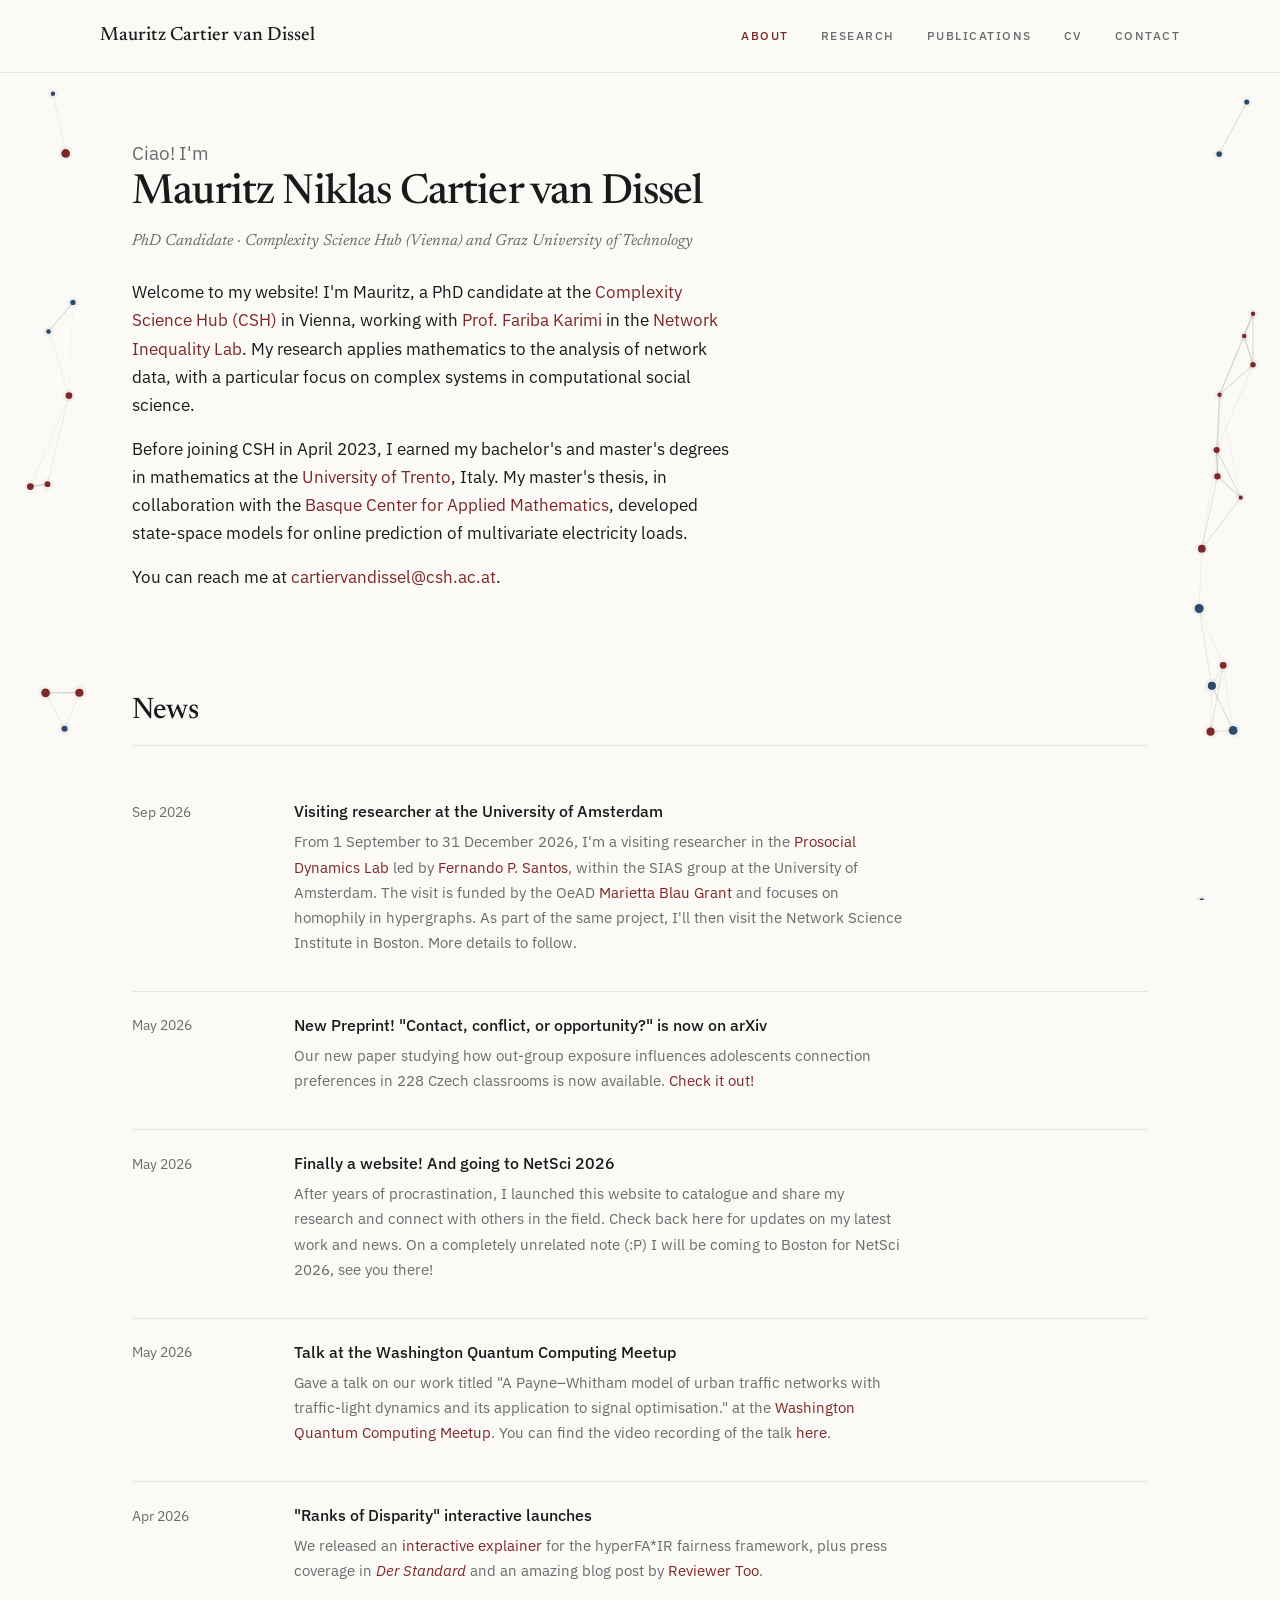
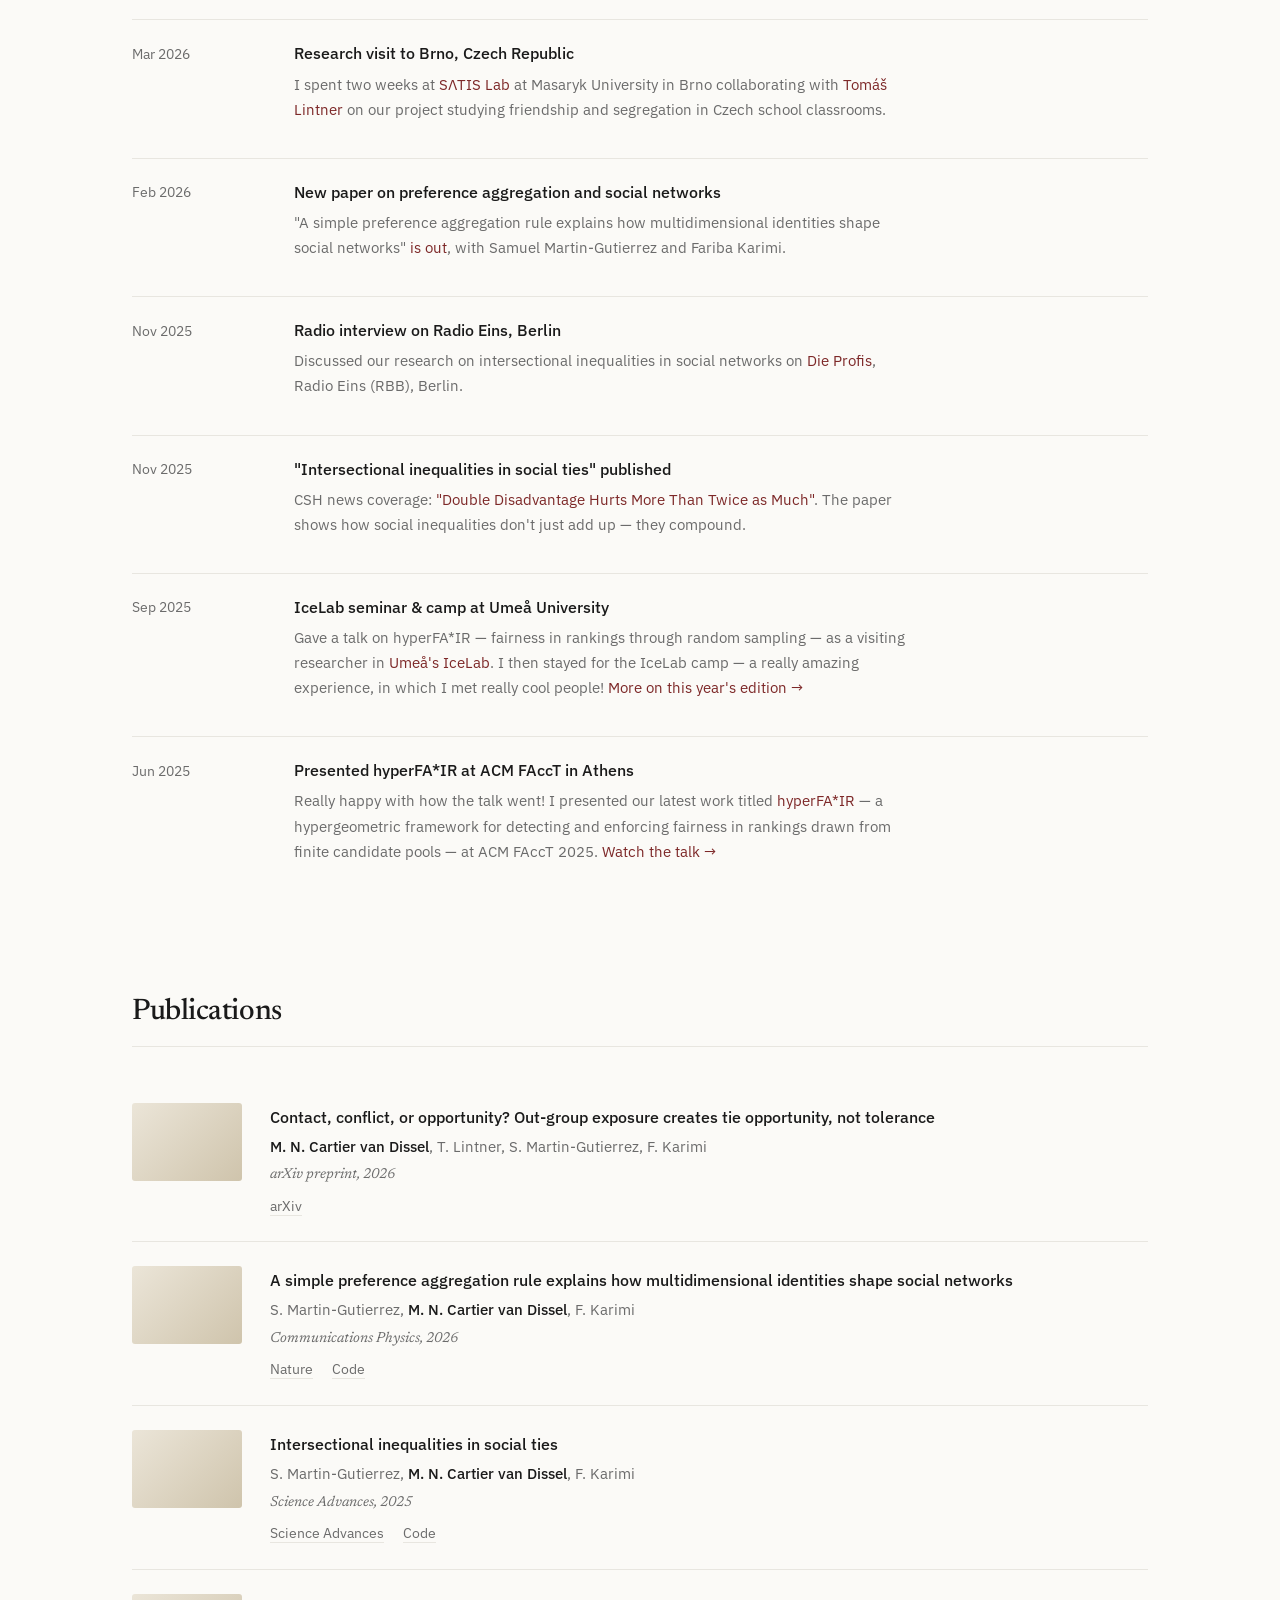
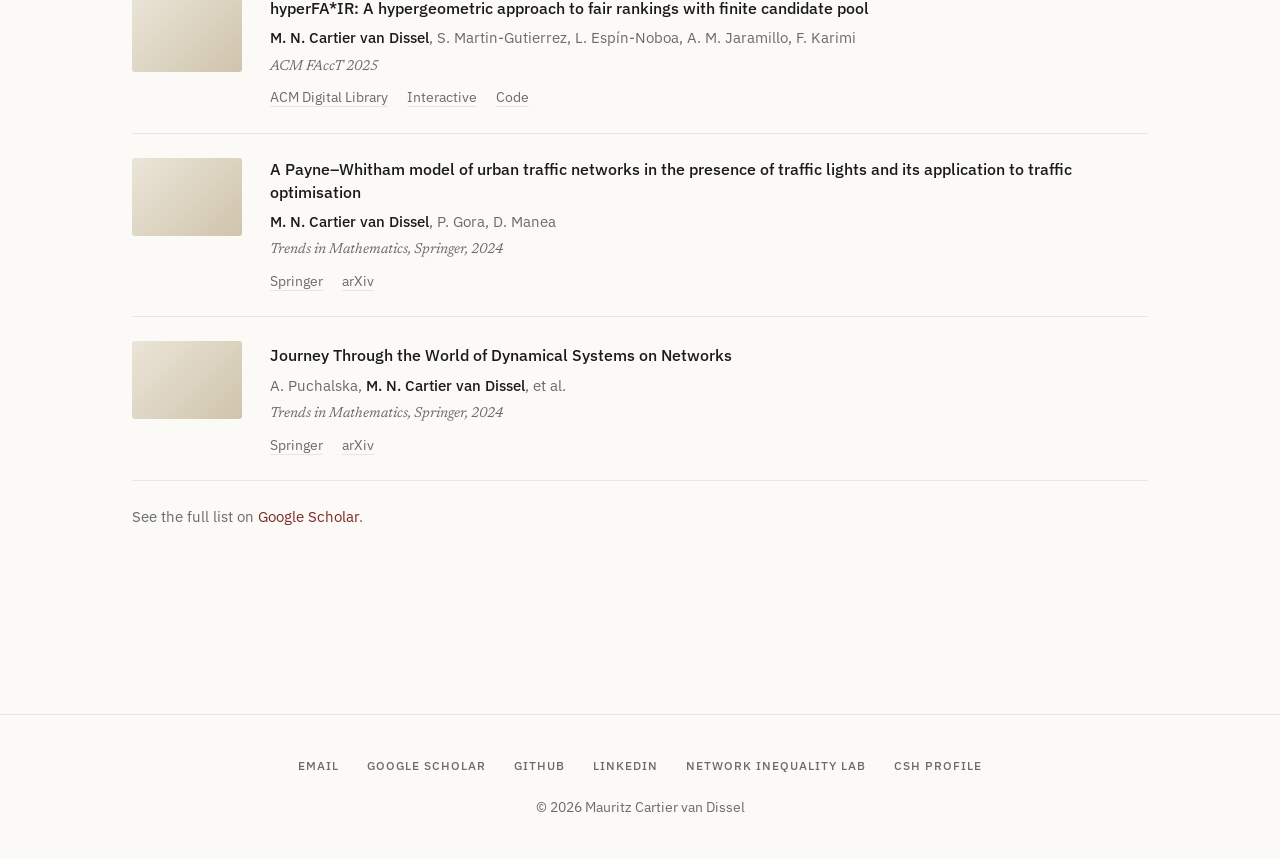
<file: index.html>
<!DOCTYPE html>
<html lang="en">
<head>
  <meta charset="UTF-8" />
  <meta name="viewport" content="width=device-width, initial-scale=1.0" />
  <title>Mauritz Cartier van Dissel</title>
  <meta name="description" content="Mauritz Cartier van Dissel — PhD candidate in network science and complex systems at the Complexity Science Hub, Vienna." />

  <meta name="google-site-verification" content="FVgHf22vXNBRZAOLDQOLjp2Y5xyjLpMhDwVTprJoJ14" />
  <link rel="preconnect" href="https://fonts.googleapis.com">
  <link rel="preconnect" href="https://fonts.gstatic.com" crossorigin>
  <link href="https://fonts.googleapis.com/css2?family=Newsreader:ital,wght@0,400;0,500;0,600;1,400&family=IBM+Plex+Sans:wght@400;500;600&display=swap" rel="stylesheet">

  <link rel="stylesheet" href="/style.css" />
</head>
<body>

  <!-- ============== NAV ============== -->
  <nav class="site-nav">
    <div class="inner">
      <a href="/" class="brand">Mauritz Cartier van Dissel</a>
      <ul>
        <li><a href="/" class="current">About</a></li>
        <li><a href="/research/">Research</a></li>
        <li><a href="#publications">Publications</a></li>
        <li><a href="CV.pdf">CV</a></li>
        <li><a href="#contact">Contact</a></li>
      </ul>
    </div>
  </nav>

  <main>

    <!-- ============== HERO ============== -->
    <section id="about" class="hero">
      <div>
        <p style="font-family:'IBM Plex Sans',sans-serif; font-size:1.2rem; color:var(--text-muted); margin-bottom:0.25rem;">Ciao! I'm</p>
        <h1 style="font-size:2.6rem;">Mauritz Niklas Cartier van Dissel</h1>
        <div class="role">PhD Candidate · Complexity Science Hub (Vienna) and Graz University of Technology</div>
        <p>
          Welcome to my website! I'm Mauritz, a PhD candidate at the
          <a href="https://csh.ac.at/">Complexity Science Hub (CSH)</a> in Vienna,
          working with <a href="https://csh.ac.at/researcher/fariba-karimi/">Prof. Fariba Karimi</a>
          in the <a href="https://networkinequality.com">Network Inequality Lab</a>.
          My research applies mathematics to the analysis of network data, with
          a particular focus on complex systems in computational social science.
        </p>
        <p>
          Before joining CSH in April 2023, I earned my bachelor's and master's
          degrees in mathematics at the
          <a href="https://www.unitn.it/">University of Trento</a>, Italy.
          My master's thesis, in collaboration with the
          <a href="https://www.bcamath.org/">Basque Center for Applied Mathematics</a>,
          developed state-space models for online prediction of multivariate
          electricity loads.
        </p>
        <p>
          You can reach me at
          <a href="mailto:cartiervandissel@csh.ac.at">cartiervandissel@csh.ac.at</a>.
        </p>
      </div>

      <div class="hero-network">
        <canvas id="network-canvas" width="280" height="280" aria-label="Animated network with two groups of nodes drifting under mild homophily"></canvas>
        <div class="caption"> </div>
      </div>
    </section>

    <!-- ============== NEWS ============== -->
    <section id="news">
      <h2>News</h2>
      <div class="news-list">

        <div class="news-item">
          <div class="date">Sep 2026</div>
          <div>
            <h3>Visiting researcher at the University of Amsterdam</h3>
            <p>
              From 1 September to 31 December 2026, I'm a visiting researcher in the
              <a href="https://fp-santos.github.io/lab/">Prosocial Dynamics Lab</a> led by
              <a href="https://fp-santos.github.io/">Fernando P. Santos</a>, within the SIAS group at the University of Amsterdam.
              The visit is funded by the OeAD <a href="https://oead.at/en/outgoing/higher-education/scholarships-for-studying-abroad/marietta-blau-grant">Marietta Blau Grant</a>
              and focuses on homophily in hypergraphs. As part of the same project, I'll then visit the Network Science Institute in Boston.
              More details to follow.
            </p>
          </div>
        </div>

        <div class="news-item">
          <div class="date">May 2026</div>
          <div>
            <h3>New Preprint! "Contact, conflict, or opportunity?" is now on arXiv</h3>
            <p>
            Our new paper studying how out-group exposure influences adolescents connection preferences in 228 Czech classrooms is now available. <a href="https://arxiv.org/abs/2605.28284">Check it out!</a>
            </p>
          </div>
        </div>

        <div class="news-item">
          <div class="date">May 2026</div>
          <div>
            <h3>Finally a website! And going to NetSci 2026</h3>
            <p>
              After years of procrastination, I launched this website to catalogue and share my research and connect with others in the field. Check back here for updates on my latest work and news. On a completely unrelated note (:P) I will be coming to Boston for NetSci 2026, see you there!
            </p>
          </div>
        </div>

        <div class="news-item">
          <div class="date">May 2026</div>
          <div>
            <h3>Talk at the Washington Quantum Computing Meetup</h3>
            <p>
              Gave a talk on our work titled "A Payne–Whitham model of urban traffic networks with traffic-light dynamics and its application to signal optimisation." at the
              <a href="https://www.meetup.com/washington-quantum-computing-meetup/events/314605147/?eventOrigin=group_past_events">Washington Quantum Computing Meetup</a>. You can find the video recording of the talk <a href="https://www.youtube.com/watch?v=SikmQ08hCIs">here</a>.
            </p>
          </div>
        </div>

        <!-- Infobae press coverage (not needed)
        <div class="news-item">
          <div class="date">May 2026</div>
          <div>
            <h3>Press coverage in <em>Infobae</em></h3>
            <p>
              Our work on multidimensional identities and social networks featured
              in Infobae, discussing how mathematical models explain patterns of
              social grouping and persistent divisions.
              <a href="https://www.infobae.com/tendencias/2026/05/16/la-seleccion-de-amistades-y-parejas-bajo-modelos-matematicos-explica-patrones-de-agrupacion-social-y-persistencia-de-divisiones/">Read more</a>.
            </p>
          </div>
        </div>-->

        <div class="news-item">
          <div class="date">Apr 2026</div>
          <div>
            <h3>"Ranks of Disparity" interactive launches</h3>
            <p>
              We released an
              <a href="https://vis.csh.ac.at/ranks-of-disparity/">interactive explainer</a>
              for the hyperFA*IR fairness framework, plus press coverage in
              <em><a href="https://www.derstandard.at/story/3000000315614/oesterreichischer-algorithmus-soll-diskriminierung-bei-bewerbungen-vermeiden">Der Standard</a></em> and an amazing blog post by <a href="https://www.reviewertoo.com/ranking-algorithm-fairness-hyperfair/">Reviewer Too</a>.
            </p>
          </div>
        </div>

        <div class="news-item">
          <div class="date">Mar 2026</div>
          <div>
            <h3>Research visit to Brno, Czech Republic</h3>
            <p>
              I spent two weeks at <a href="https://www.satislab.eu/news/research-visitor-from-complexity-science-hub-vienna">SΛTIS Lab</a> at Masaryk University in Brno collaborating with
              <a href="https://tomaslintner.com/">Tomáš Lintner</a> on our project studying friendship and segregation in Czech school classrooms.
            </p>
          </div>
        </div>

        <div class="news-item">
          <div class="date">Feb 2026</div>
          <div>
            <h3>New paper on preference aggregation and social networks</h3>
            <p>
              "A simple preference aggregation rule explains how multidimensional
              identities shape social networks" <a href="https://www.nature.com/articles/s42005-026-02537-3">is out</a>, with Samuel Martin-Gutierrez
              and Fariba Karimi.
            </p>
          </div>
        </div>

        <div class="news-item">
          <div class="date">Nov 2025</div>
          <div>
            <h3>Radio interview on Radio Eins, Berlin</h3>
            <p>
              Discussed our research on intersectional inequalities in social networks on
              <a href="https://www.radioeins.de/programm/sendungen/die_profis/archivierte_sendungen/beitraege/mehrfache-diskriminierung-erschwert-aufbau-sozialer-netzwerke.html">Die Profis</a>,
              Radio Eins (RBB), Berlin.
            </p>
          </div>
        </div>

        <div class="news-item">
          <div class="date">Nov 2025</div>
          <div>
            <h3>"Intersectional inequalities in social ties" published</h3>
            <p>
              CSH news coverage: <a href="https://csh.ac.at/news/double-disadvantage-hurts-more-than-twice-as-much/">"Double Disadvantage Hurts More Than Twice as Much"</a>. The paper shows how social inequalities don't just add up — they compound.
            </p>
          </div>
        </div>

        <div class="news-item">
          <div class="date">Sep 2025</div>
          <div>
            <h3>IceLab seminar & camp at Umeå University</h3>
            <p>
              Gave a talk on hyperFA*IR — fairness in rankings through random sampling — as a visiting researcher in
              <a href="https://www.umu.se/en/events/icelab-seminar-with-guest-researcher-mauritz-cartier-van-dissel_12135932/">Umeå's IceLab</a>.
              I then stayed for the IceLab camp — a really amazing experience, in which I met really cool people!
              <a href="https://www.linkedin.com/feed/update/urn:li:activity:7384864238344851456/">More on this year's edition →</a>
            </p>
          </div>
        </div>

        <div class="news-item">
          <div class="date">Jun 2025</div>
          <div>
            <h3>Presented hyperFA*IR at ACM FAccT in Athens</h3>
            <p>
              Really happy with how the talk went! I presented our latest work titled
              <a href="https://dl.acm.org/doi/10.1145/3715275.3732143">hyperFA*IR</a> —
              a hypergeometric framework for detecting and enforcing fairness in rankings
              drawn from finite candidate pools — at ACM FAccT 2025.
              <a href="https://www.youtube.com/watch?v=T-oy9VAT9Ko">Watch the talk →</a>
            </p>
          </div>
        </div>

      </div>
    </section>

    <!-- ============== PUBLICATIONS ============== -->
    <section id="publications">
      <h2>Publications</h2>

      <div class="pub">
        <div class="thumb"></div>
        <div>
          <span class="title">Contact, conflict, or opportunity? Out-group exposure creates tie opportunity, not tolerance</span>
          <div class="authors">
            <span class="me">M. N. Cartier van Dissel</span>, T. Lintner, S. Martin-Gutierrez, F. Karimi
          </div>
          <div class="venue">arXiv preprint, 2026</div>
          <div class="links">
            <a href="https://arxiv.org/abs/2605.28284">arXiv</a>
          </div>
        </div>
      </div>

      <div class="pub">
        <div class="thumb"></div>
        <div>
          <a href="https://www.nature.com/articles/s42005-026-02537-3" class="title">A simple preference aggregation rule explains how multidimensional identities shape social networks</a>
          <div class="authors">
            S. Martin-Gutierrez, <span class="me">M. N. Cartier van Dissel</span>, F. Karimi
          </div>
          <div class="venue">Communications Physics, 2026</div>
          <div class="links">
            <a href="https://www.nature.com/articles/s42005-026-02537-3">Nature</a>
            <a href="https://github.com/CSHVienna/multisoc">Code</a>
          </div>
        </div>
      </div>

      <div class="pub">
        <div class="thumb"></div>
        <div>
          <a href="https://www.science.org/doi/10.1126/sciadv.adu9025" class="title">Intersectional inequalities in social ties</a>
          <div class="authors">
            S. Martin-Gutierrez, <span class="me">M. N. Cartier van Dissel</span>, F. Karimi
          </div>
          <div class="venue">Science Advances, 2025</div>
          <div class="links">
            <a href="https://www.science.org/doi/10.1126/sciadv.adu9025">Science Advances</a>
            <a href="https://github.com/CSHVienna/multisoc">Code</a>
          </div>
        </div>
      </div>

      <div class="pub">
        <div class="thumb"></div>
        <div>
          <a href="https://dl.acm.org/doi/10.1145/3715275.3732143" class="title">hyperFA*IR: A hypergeometric approach to fair rankings with finite candidate pool</a>
          <div class="authors">
            <span class="me">M. N. Cartier van Dissel</span>, S. Martin-Gutierrez, L. Espín-Noboa, A. M. Jaramillo, F. Karimi
          </div>
          <div class="venue">ACM FAccT 2025</div>
          <div class="links">
            <a href="https://dl.acm.org/doi/10.1145/3715275.3732143">ACM Digital Library</a>
            <a href="https://vis.csh.ac.at/ranks-of-disparity/">Interactive</a>
            <a href="https://github.com/CSHVienna/hyper_fair">Code</a>
          </div>
        </div>
      </div>

      <div class="pub">
        <div class="thumb"></div>
        <div>
          <a href="https://link.springer.com/chapter/10.1007/978-3-032-02326-1_9" class="title">A Payne–Whitham model of urban traffic networks in the presence of traffic lights and its application to traffic optimisation</a>
          <div class="authors">
            <span class="me">M. N. Cartier van Dissel</span>, P. Gora, D. Manea
          </div>
          <div class="venue">Trends in Mathematics, Springer, 2024</div>
          <div class="links">
            <a href="https://link.springer.com/chapter/10.1007/978-3-032-02326-1_9">Springer</a>
            <a href="https://arxiv.org/abs/2401.04436">arXiv</a>
          </div>
        </div>
      </div>

      <div class="pub">
        <div class="thumb"></div>
        <div>
          <a href="https://link.springer.com/chapter/10.1007/978-3-032-02326-1_8" class="title">Journey Through the World of Dynamical Systems on Networks</a>
          <div class="authors">
            A. Puchalska, <span class="me">M. N. Cartier van Dissel</span>, et al.
          </div>
          <div class="venue">Trends in Mathematics, Springer, 2024</div>
          <div class="links">
            <a href="https://link.springer.com/chapter/10.1007/978-3-032-02326-1_8">Springer</a>
            <a href="https://arxiv.org/abs/2512.17571">arXiv</a>
          </div>
        </div>
      </div>

      <p style="margin-top:1.5rem; font-size:0.92rem; color: var(--text-muted);">
        See the full list on
        <a href="https://scholar.google.com/citations?user=jZ_h_rQAAAAJ">Google Scholar</a>.
      </p>

    </section>

  </main>

  <!-- ============== FOOTER ============== -->
  <footer class="site-footer" id="contact">
    <div class="links">
      <a href="mailto:cartiervandissel@csh.ac.at">Email</a>
      <a href="https://scholar.google.com/citations?user=jZ_h_rQAAAAJ">Google Scholar</a>
      <a href="https://github.com/MauritzNiklas">GitHub</a>
      <a href="https://www.linkedin.com/in/mauritz-cvd/">LinkedIn</a>
      <a href="https://networkinequality.com">Network Inequality Lab</a>
      <a href="https://csh.ac.at/mauritz-cartier-van-dissel/">CSH Profile</a>
    </div>
    <div>© 2026 Mauritz Cartier van Dissel</div>
  </footer>

  <!-- full-screen interactive network (does not block page interaction) -->
  <canvas id="network-full" aria-hidden="true"></canvas>

  <!-- <script src="/network.js"></script> --> <!-- IGNORE -->
  <script src="/network2.js"></script>
</body>
</html>
</file>
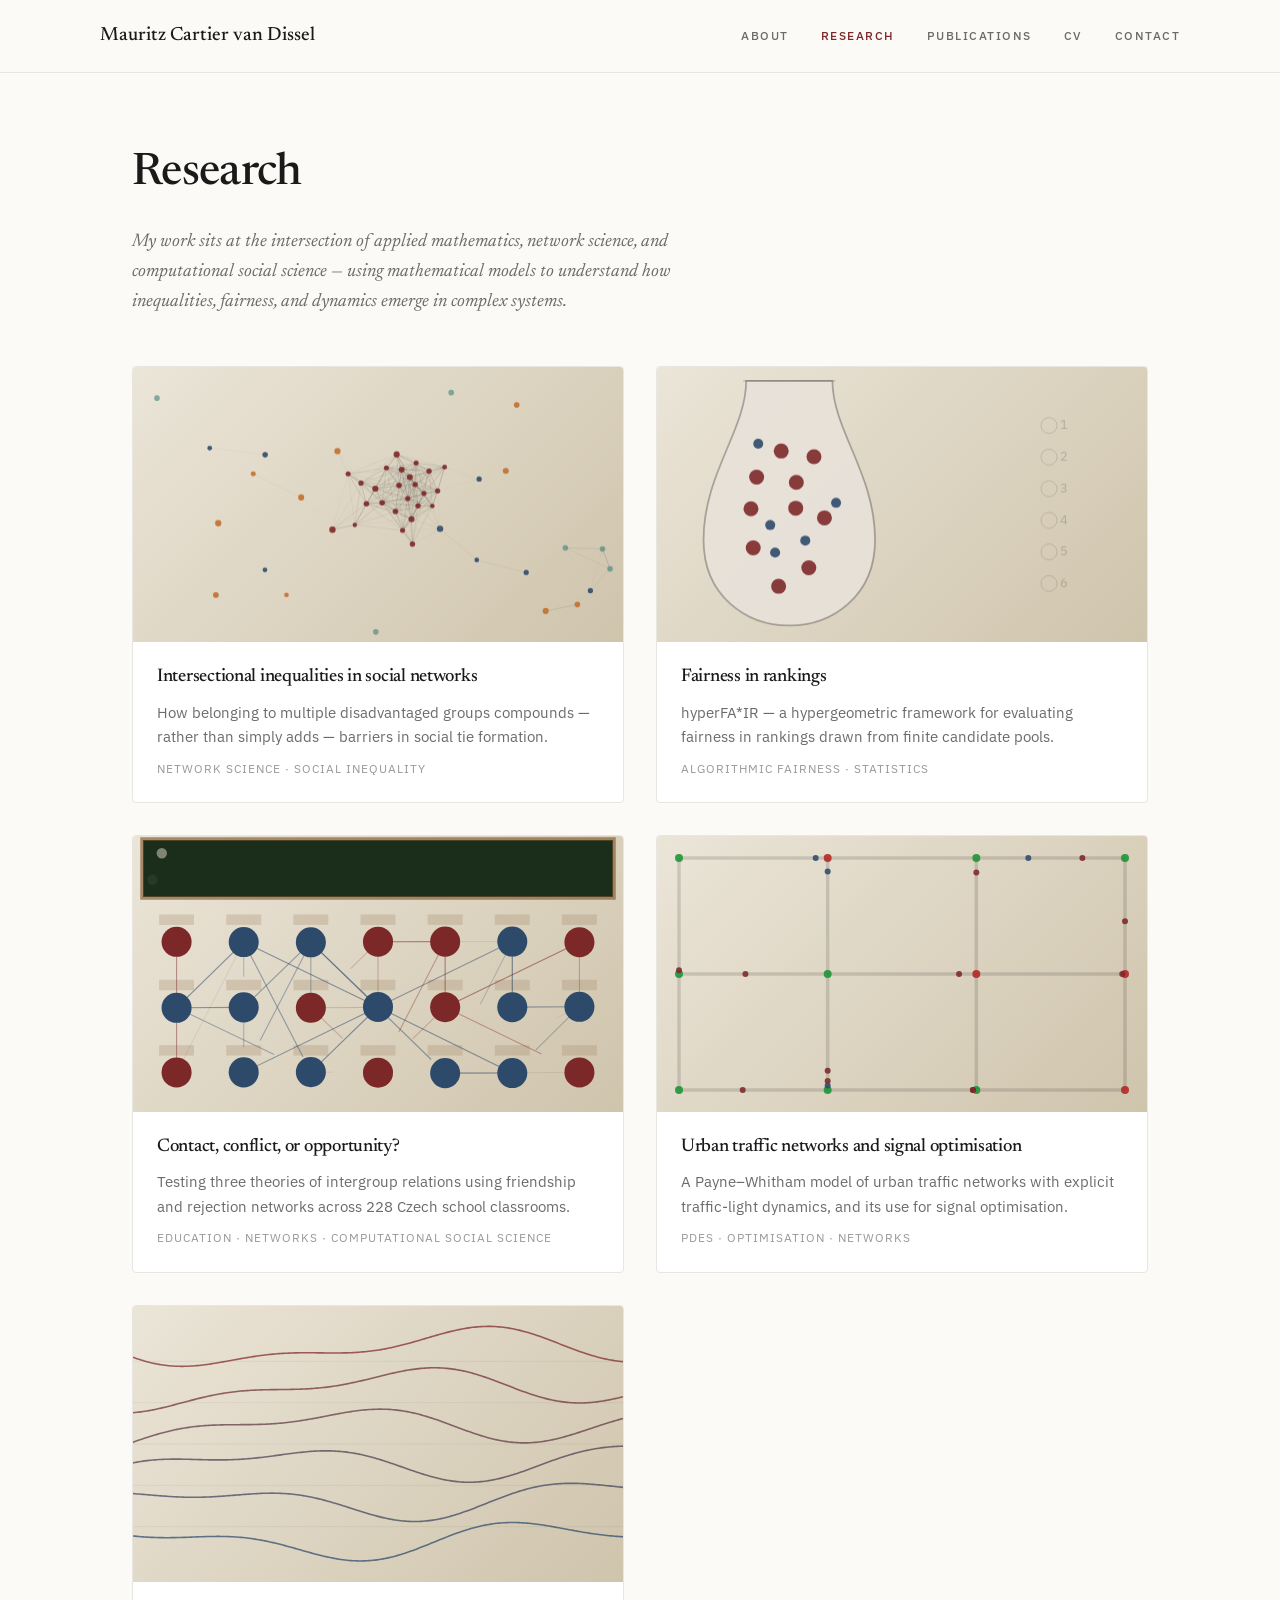
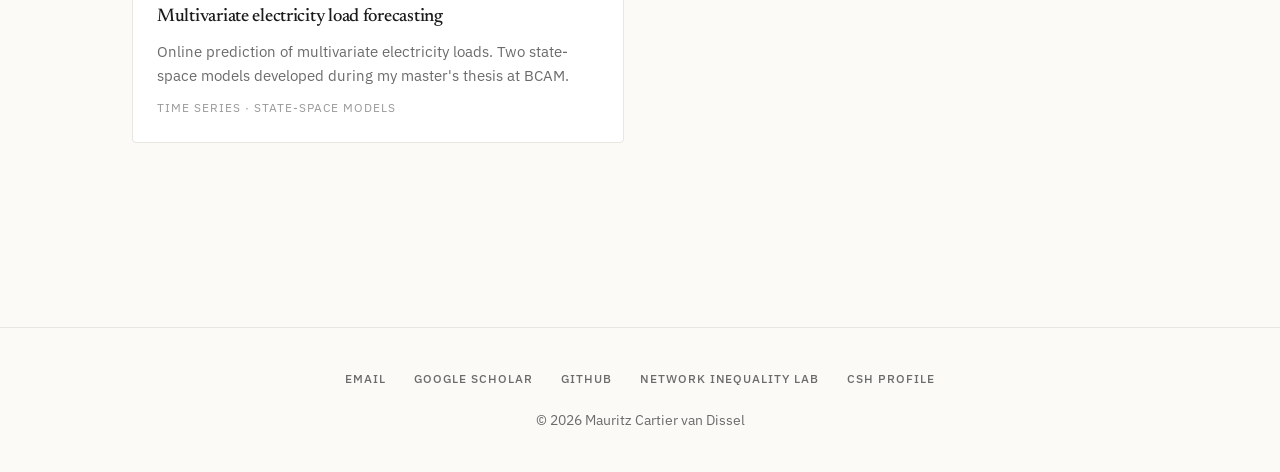
<file: research/index.html>
<!DOCTYPE html>
<html lang="en">
<head>
  <meta charset="UTF-8" />
  <meta name="viewport" content="width=device-width, initial-scale=1.0" />
  <title>Research — Mauritz Cartier van Dissel</title>
  <meta name="description" content="Research projects by Mauritz Cartier van Dissel across network inequality, algorithmic fairness, traffic systems, and forecasting." />

  <link rel="preconnect" href="https://fonts.googleapis.com">
  <link rel="preconnect" href="https://fonts.gstatic.com" crossorigin>
  <link href="https://fonts.googleapis.com/css2?family=Newsreader:ital,wght@0,400;0,500;0,600;1,400&family=IBM+Plex+Sans:wght@400;500;600&display=swap" rel="stylesheet">

  <link rel="stylesheet" href="/style.css" />
</head>
<body>

  <nav class="site-nav">
    <div class="inner">
      <a href="/" class="brand">Mauritz Cartier van Dissel</a>
      <ul>
        <li><a href="/">About</a></li>
        <li><a href="/research/" class="current">Research</a></li>
        <li><a href="/#publications">Publications</a></li>
        <li><a href="/CV.pdf">CV</a></li>
        <li><a href="/#contact">Contact</a></li>
      </ul>
    </div>
  </nav>

  <main>

    <section>
      <h1 style="font-size: 2.8rem; margin-bottom: 1rem;">Research</h1>
      <p style="font-family: 'Newsreader', serif; font-style: italic; font-size: 1.15rem; color: var(--text-muted); max-width: 62ch; margin-bottom: 3rem;">
        My work sits at the intersection of applied mathematics, network science,
        and computational social science — using mathematical models to understand
        how inequalities, fairness, and dynamics emerge in complex systems.
      </p>

      <div class="project-grid">

        <article class="project-card">
          <a href="/research/intersectional-inequalities/" class="cover">
            <canvas class="cover-img" id="anim-intersectional"></canvas>
          </a>
          <div class="body">
            <h3><a href="/research/intersectional-inequalities/">Intersectional inequalities in social networks</a></h3>
            <p>How belonging to multiple disadvantaged groups compounds — rather than simply adds — barriers in social tie formation.</p>
            <div class="tags">Network science · Social inequality</div>
          </div>
        </article>

        <article class="project-card">
          <a href="/research/fairness-rankings/" class="cover">
            <canvas class="cover-img" id="anim-fairness"></canvas>
          </a>
          <div class="body">
            <h3><a href="/research/fairness-rankings/">Fairness in rankings</a></h3>
            <p>hyperFA*IR — a hypergeometric framework for evaluating fairness in rankings drawn from finite candidate pools.</p>
            <div class="tags">Algorithmic fairness · Statistics</div>
          </div>
        </article>

        <article class="project-card">
          <a href="/research/czech-schools/" class="cover">
            <canvas class="cover-img" id="anim-czech-schools"></canvas>
          </a>
          <div class="body">
            <h3><a href="/research/czech-schools/">Contact, conflict, or opportunity?</a></h3>
            <p>Testing three theories of intergroup relations using friendship and rejection networks across 228 Czech school classrooms.</p>
            <div class="tags">Education · Networks · Computational social science</div>
          </div>
        </article>

        <article class="project-card">
          <a href="/research/traffic-networks/" class="cover">
            <canvas class="cover-img" id="anim-traffic"></canvas>
          </a>
          <div class="body">
            <h3><a href="/research/traffic-networks/">Urban traffic networks and signal optimisation</a></h3>
            <p>A Payne–Whitham model of urban traffic networks with explicit traffic-light dynamics, and its use for signal optimisation.</p>
            <div class="tags">PDEs · Optimisation · Networks</div>
          </div>
        </article>

        <article class="project-card">
          <a href="/research/electricity-forecasting/" class="cover">
            <canvas class="cover-img" id="anim-electricity"></canvas>
          </a>
          <div class="body">
            <h3><a href="/research/electricity-forecasting/">Multivariate electricity load forecasting</a></h3>
            <p>Online prediction of multivariate electricity loads. Two state-space models developed during my master's thesis at BCAM.</p>
            <div class="tags">Time series · State-space models</div>
          </div>
        </article>

      </div>

    </section>

  </main>

  <script src="/research/animations.js"></script>

  <footer class="site-footer">
    <div class="links">
      <a href="mailto:cartiervandissel@csh.ac.at">Email</a>
      <a href="https://scholar.google.com/citations?user=jZ_h_rQAAAAJ">Google Scholar</a>
      <a href="https://github.com/MauritzNiklas">GitHub</a>
      <a href="https://networkinequality.com">Network Inequality Lab</a>
      <a href="https://csh.ac.at/mauritz-cartier-van-dissel/">CSH Profile</a>
    </div>
    <div>© 2026 Mauritz Cartier van Dissel</div>
  </footer>

</body>
</html>
</file>
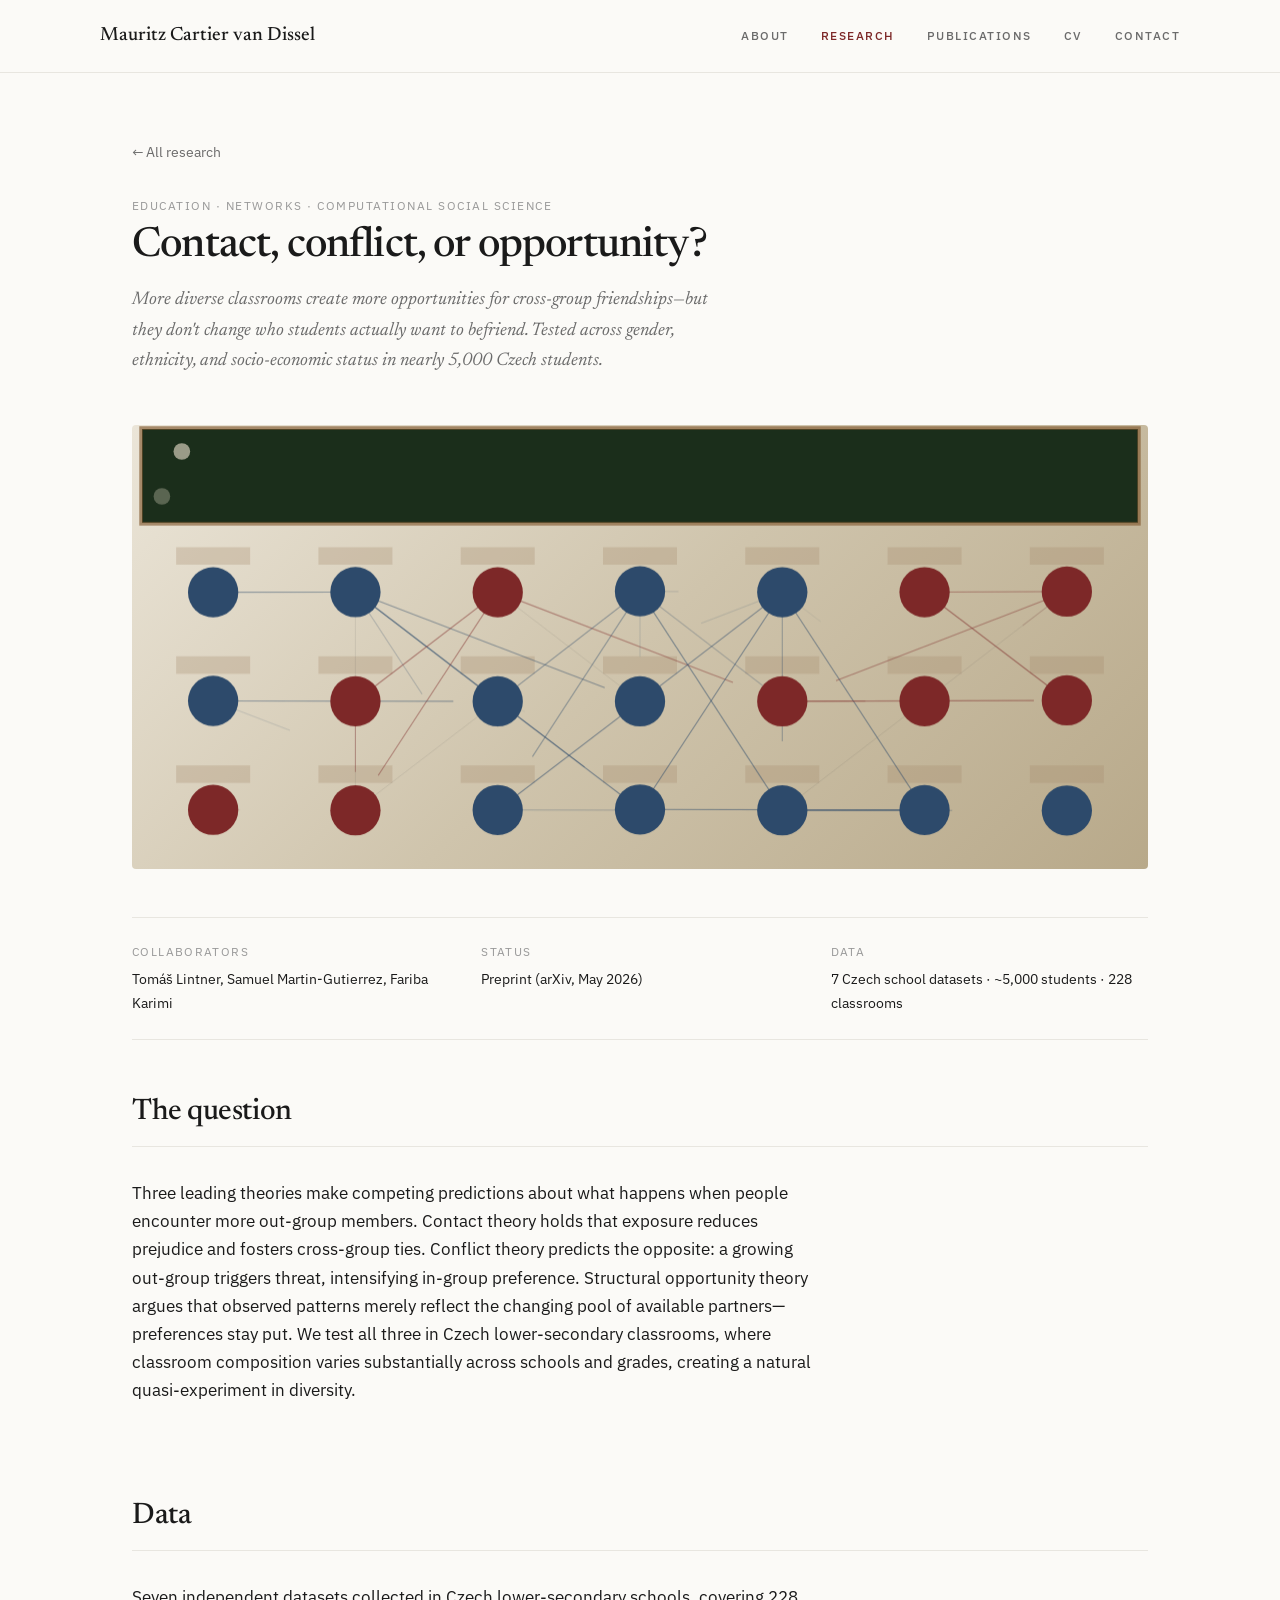
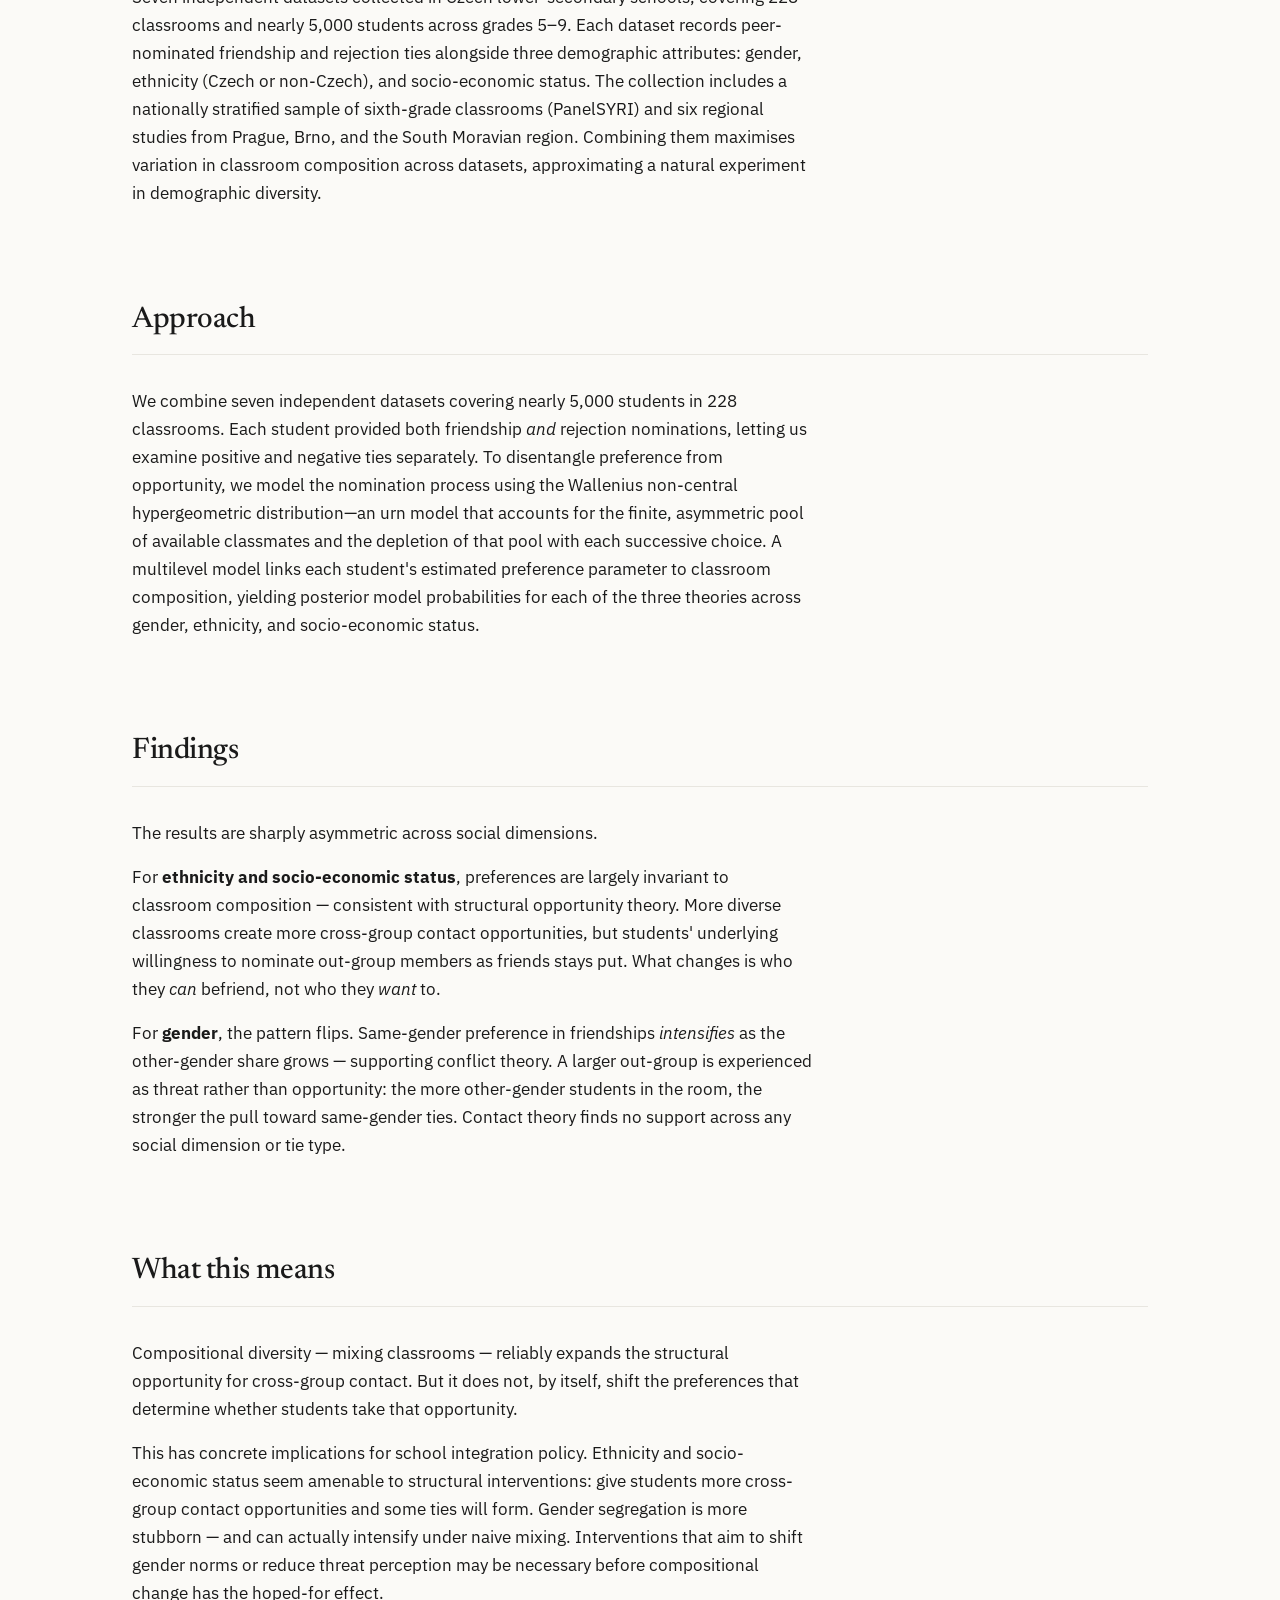
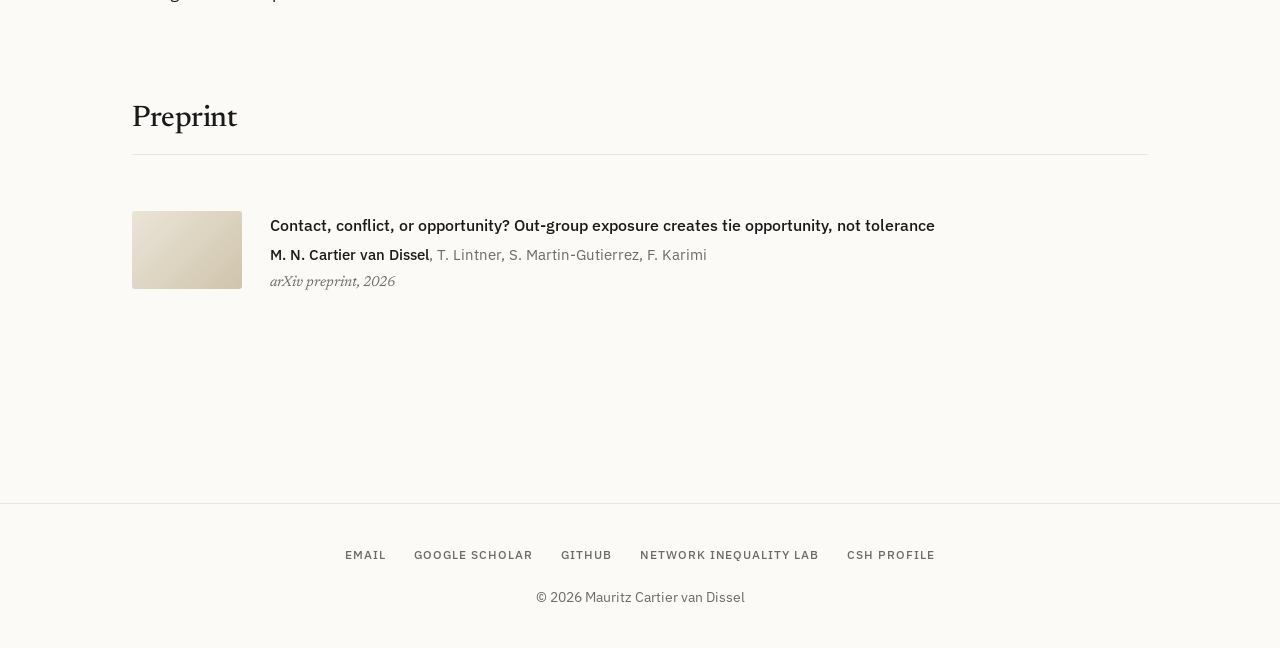
<file: research/czech-schools/index.html>
<!DOCTYPE html>
<html lang="en">
<head>
  <meta charset="UTF-8" />
  <meta name="viewport" content="width=device-width, initial-scale=1.0" />
  <title>Contact, conflict, or opportunity? — Mauritz Cartier van Dissel</title>
  <meta name="description" content="Testing contact, conflict, and structural opportunity theories of diversity using friendship and rejection networks in Czech secondary-school classrooms." />

  <link rel="preconnect" href="https://fonts.googleapis.com">
  <link rel="preconnect" href="https://fonts.gstatic.com" crossorigin>
  <link href="https://fonts.googleapis.com/css2?family=Newsreader:ital,wght@0,400;0,500;0,600;1,400&family=IBM+Plex+Sans:wght@400;500;600&display=swap" rel="stylesheet">

  <link rel="stylesheet" href="/style.css" />
</head>
<body>

  <nav class="site-nav">
    <div class="inner">
      <a href="/" class="brand">Mauritz Cartier van Dissel</a>
      <ul>
        <li><a href="/">About</a></li>
        <li><a href="/research/" class="current">Research</a></li>
        <li><a href="/#publications">Publications</a></li>
        <li><a href="/CV.pdf">CV</a></li>
        <li><a href="/#contact">Contact</a></li>
      </ul>
    </div>
  </nav>

  <main>

    <a href="/research/" class="back-link">← All research</a>

    <header class="project-header">
      <div class="eyebrow">Education · Networks · Computational social science</div>
      <h1>Contact, conflict, or opportunity?</h1>
      <p class="lede">
        More diverse classrooms create more opportunities for cross-group friendships—but
        they don't change who students actually want to befriend. Tested across gender,
        ethnicity, and socio-economic status in nearly 5,000 Czech students.
      </p>
    </header>

    <div class="project-teaser">
      <canvas id="anim-czech-schools" style="width:100%;height:100%;display:block;" aria-hidden="true"></canvas>
    </div>

    <div class="meta-block">
      <div>
        <div class="label">Collaborators</div>
        <div>Tomáš Lintner, Samuel Martin-Gutierrez, Fariba Karimi</div>
      </div>
      <div>
        <div class="label">Status</div>
        <div>Preprint (arXiv, May 2026)</div>
      </div>
      <div>
        <div class="label">Data</div>
        <div>7 Czech school datasets · ~5,000 students · 228 classrooms</div>
      </div>
    </div>

    <section>
      <h2>The question</h2>
      <p>
        Three leading theories make competing predictions about what happens when
        people encounter more out-group members. Contact theory holds that exposure
        reduces prejudice and fosters cross-group ties. Conflict theory predicts the
        opposite: a growing out-group triggers threat, intensifying in-group preference.
        Structural opportunity theory argues that observed patterns merely reflect the
        changing pool of available partners—preferences stay put. We test all three in
        Czech lower-secondary classrooms, where classroom composition varies substantially
        across schools and grades, creating a natural quasi-experiment in diversity.
      </p>
    </section>

    <section>
      <h2>Data</h2>
      <p>
        Seven independent datasets collected in Czech lower-secondary schools,
        covering 228 classrooms and nearly 5,000 students across grades 5–9.
        Each dataset records peer-nominated friendship and rejection ties alongside
        three demographic attributes: gender, ethnicity (Czech or non-Czech), and
        socio-economic status. The collection includes a nationally stratified
        sample of sixth-grade classrooms (PanelSYRI) and six regional studies
        from Prague, Brno, and the South Moravian region. Combining them
        maximises variation in classroom composition across datasets,
        approximating a natural experiment in demographic diversity.
      </p>
    </section>

    <section>
      <h2>Approach</h2>
      <p>
        We combine seven independent datasets covering nearly 5,000 students in
        228 classrooms. Each student provided both friendship <em>and</em> rejection
        nominations, letting us examine positive and negative ties separately.
        To disentangle preference from opportunity, we model the nomination process
        using the Wallenius non-central hypergeometric distribution—an urn model
        that accounts for the finite, asymmetric pool of available classmates and
        the depletion of that pool with each successive choice. A multilevel model
        links each student's estimated preference parameter to classroom composition,
        yielding posterior model probabilities for each of the three theories across
        gender, ethnicity, and socio-economic status.
      </p>
    </section>

    <section>
      <h2>Findings</h2>
      <p>
        The results are sharply asymmetric across social dimensions.
      </p>
      <p>
        For <strong>ethnicity and socio-economic status</strong>, preferences are largely
        invariant to classroom composition — consistent with structural opportunity theory.
        More diverse classrooms create more cross-group contact opportunities, but students'
        underlying willingness to nominate out-group members as friends stays put.
        What changes is who they <em>can</em> befriend, not who they <em>want</em> to.
      </p>
      <p>
        For <strong>gender</strong>, the pattern flips. Same-gender preference in
        friendships <em>intensifies</em> as the other-gender share grows — supporting
        conflict theory. A larger out-group is experienced as threat rather than
        opportunity: the more other-gender students in the room, the stronger the
        pull toward same-gender ties. Contact theory finds no support across any
        social dimension or tie type.
      </p>
    </section>

    <section>
      <h2>What this means</h2>
      <p>
        Compositional diversity — mixing classrooms — reliably expands the structural
        opportunity for cross-group contact. But it does not, by itself, shift the
        preferences that determine whether students take that opportunity.
      </p>
      <p>
        This has concrete implications for school integration policy. Ethnicity and
        socio-economic status seem amenable to structural interventions: give students
        more cross-group contact opportunities and some ties will form. Gender
        segregation is more stubborn — and can actually intensify under naive mixing.
        Interventions that aim to shift gender norms or reduce threat perception may
        be necessary before compositional change has the hoped-for effect.
      </p>
    </section>

    <section>
      <h2>Preprint</h2>
        <div class="pub">
        <div class="thumb"></div>
        <div>
          <a href="https://arxiv.org/abs/2605.28284" class="title">Contact, conflict, or opportunity? Out-group exposure creates tie opportunity, not tolerance</a>
          <div class="authors"><span class="me">M. N. Cartier van Dissel</span>, T. Lintner, S. Martin-Gutierrez, F. Karimi</div>
          <div class="venue">arXiv preprint, 2026</div>
        </div>
      </div>
    </section>

  </main>

  <script src="/research/animations.js"></script>

  <footer class="site-footer">
    <div class="links">
      <a href="mailto:cartiervandissel@csh.ac.at">Email</a>
      <a href="https://scholar.google.com/citations?user=jZ_h_rQAAAAJ">Google Scholar</a>
      <a href="https://github.com/MauritzNiklas">GitHub</a>
      <a href="https://networkinequality.com">Network Inequality Lab</a>
      <a href="https://csh.ac.at/mauritz-cartier-van-dissel/">CSH Profile</a>
    </div>
    <div>© 2026 Mauritz Cartier van Dissel</div>
  </footer>

</body>
</html>
</file>
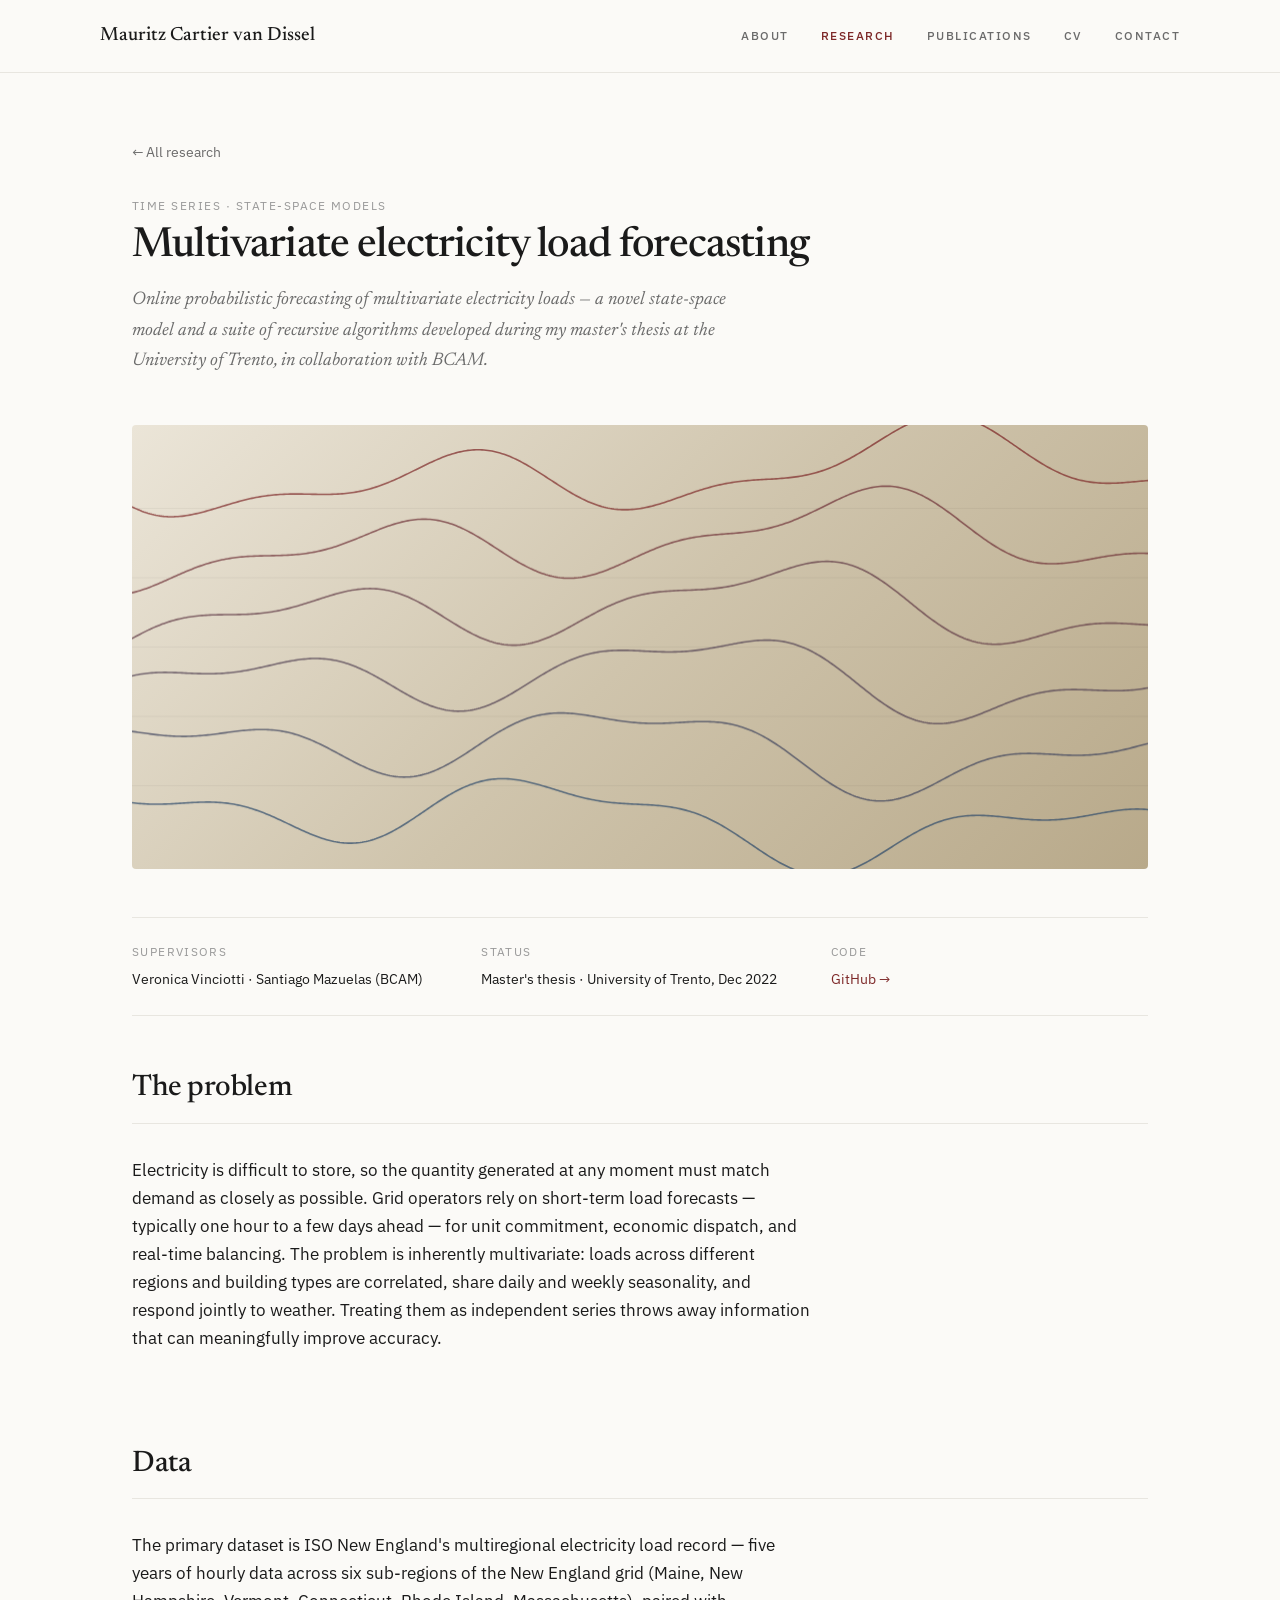
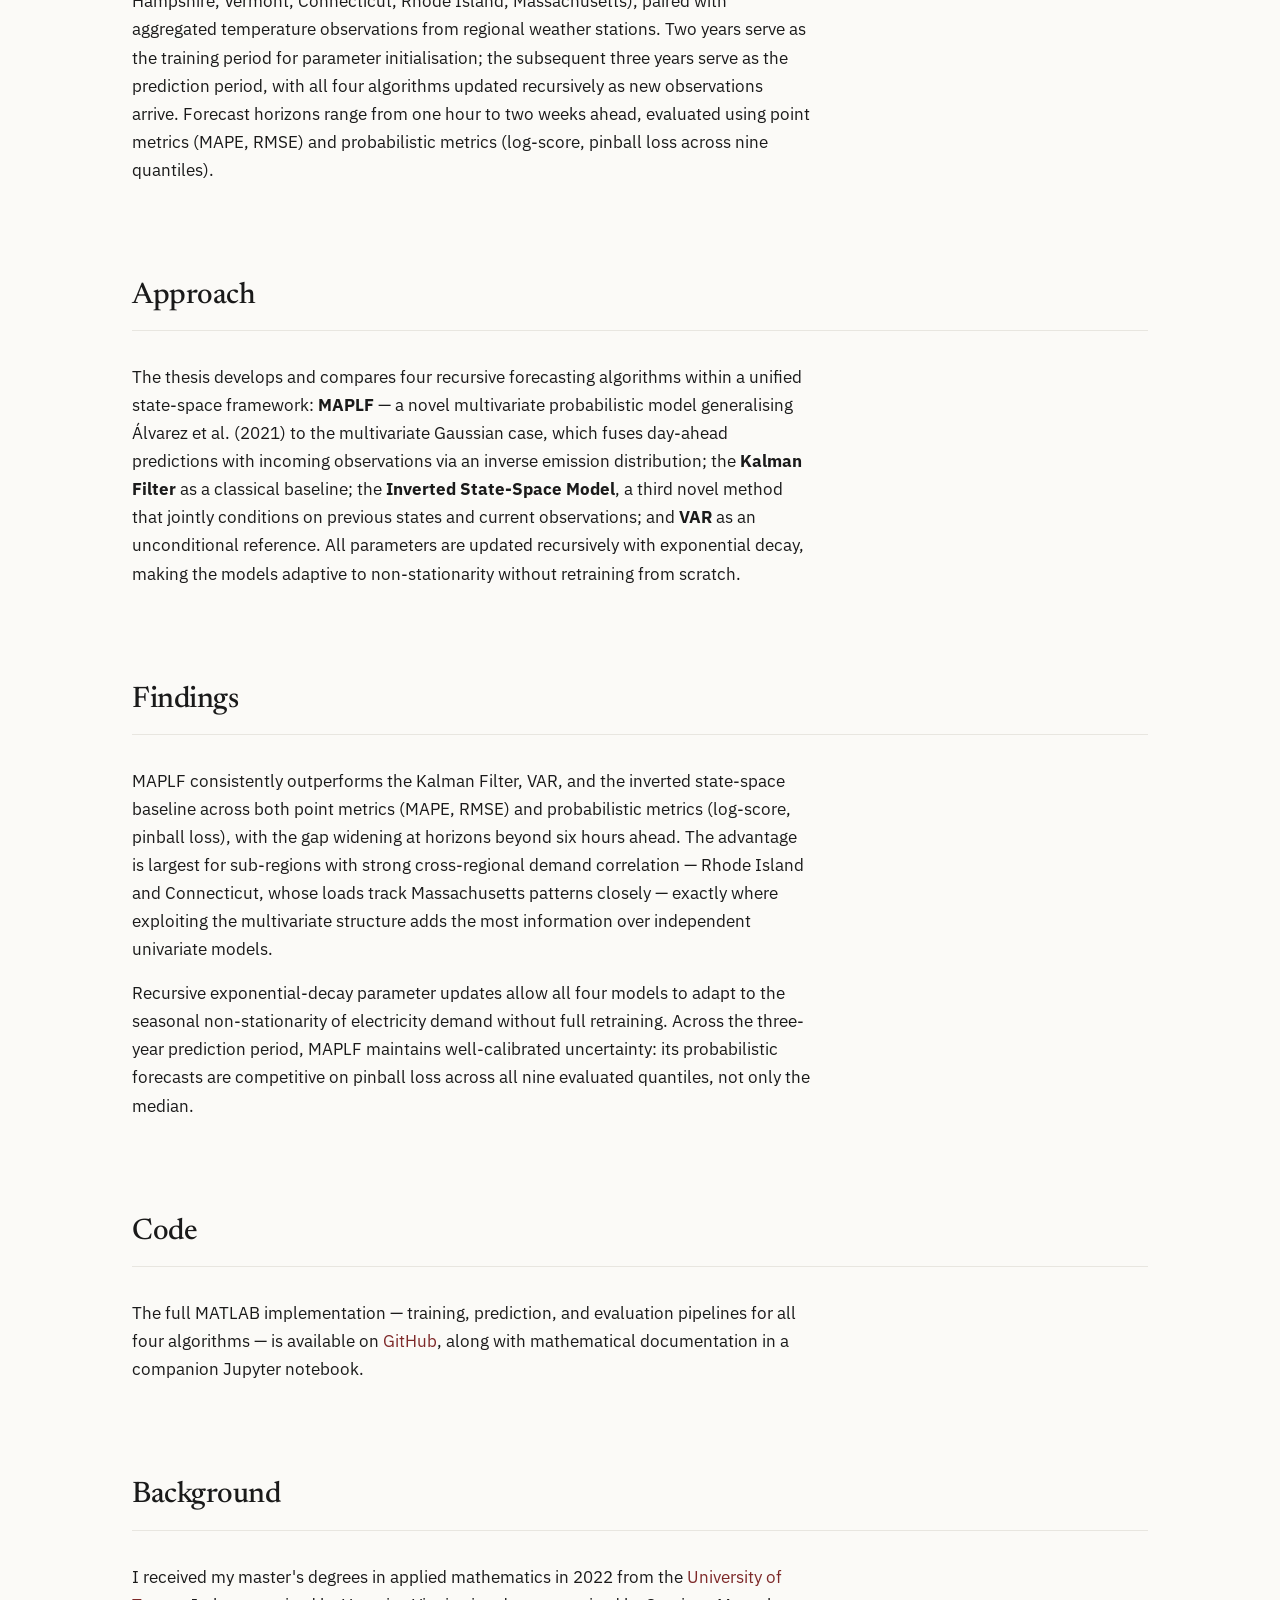
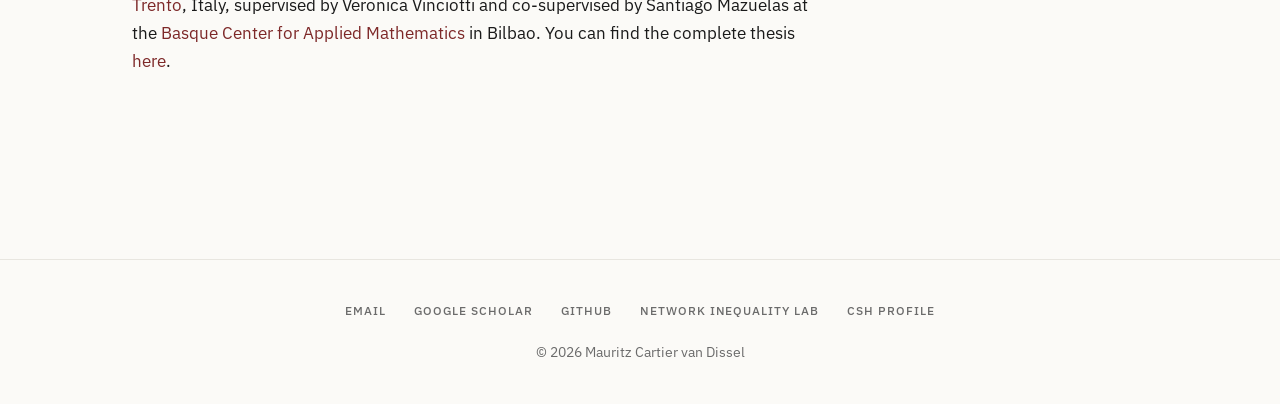
<file: research/electricity-forecasting/index.html>
<!DOCTYPE html>
<html lang="en">
<head>
  <meta charset="UTF-8" />
  <meta name="viewport" content="width=device-width, initial-scale=1.0" />
  <title>Multivariate electricity load forecasting — Mauritz Cartier van Dissel</title>
  <meta name="description" content="Online prediction of multivariate electricity loads using state-space models — master's thesis work in collaboration with BCAM." />

  <link rel="preconnect" href="https://fonts.googleapis.com">
  <link rel="preconnect" href="https://fonts.gstatic.com" crossorigin>
  <link href="https://fonts.googleapis.com/css2?family=Newsreader:ital,wght@0,400;0,500;0,600;1,400&family=IBM+Plex+Sans:wght@400;500;600&display=swap" rel="stylesheet">

  <link rel="stylesheet" href="/style.css" />
</head>
<body>

  <nav class="site-nav">
    <div class="inner">
      <a href="/" class="brand">Mauritz Cartier van Dissel</a>
      <ul>
        <li><a href="/">About</a></li>
        <li><a href="/research/" class="current">Research</a></li>
        <li><a href="/#publications">Publications</a></li>
        <li><a href="/CV.pdf">CV</a></li>
        <li><a href="/#contact">Contact</a></li>
      </ul>
    </div>
  </nav>

  <main>

    <a href="/research/" class="back-link">← All research</a>

    <header class="project-header">
      <div class="eyebrow">Time series · State-space models</div>
      <h1>Multivariate electricity load forecasting</h1>
      <p class="lede">
        Online probabilistic forecasting of multivariate electricity loads —
        a novel state-space model and a suite of recursive algorithms developed
        during my master's thesis at the University of Trento, in collaboration
        with BCAM.
      </p>
    </header>

    <div class="project-teaser">
      <canvas id="anim-electricity" style="width:100%;height:100%;display:block;" aria-hidden="true"></canvas>
    </div>

    <div class="meta-block">
      <div>
        <div class="label">Supervisors</div>
        <div>Veronica Vinciotti · Santiago Mazuelas (BCAM)</div>
      </div>
      <div>
        <div class="label">Status</div>
        <div>Master's thesis · University of Trento, Dec 2022</div>
      </div>
      <div>
        <div class="label">Code</div>
        <div><a href="https://github.com/MauritzNiklas/State-Space-models-for-load-forecasting">GitHub →</a></div>
      </div>
    </div>

    <section>
      <h2>The problem</h2>
      <p>
        Electricity is difficult to store, so the quantity generated at any moment
        must match demand as closely as possible. Grid operators rely on
        short-term load forecasts — typically one hour to a few days ahead — for
        unit commitment, economic dispatch, and real-time balancing. The problem
        is inherently multivariate: loads across different regions and building
        types are correlated, share daily and weekly seasonality, and respond
        jointly to weather. Treating them as independent series throws away
        information that can meaningfully improve accuracy.
      </p>
    </section>

    <section>
      <h2>Data</h2>
      <p>
        The primary dataset is ISO New England's multiregional electricity load
        record — five years of hourly data across six sub-regions of the New
        England grid (Maine, New Hampshire, Vermont, Connecticut, Rhode Island,
        Massachusetts), paired with aggregated temperature observations from
        regional weather stations. Two years serve as the training period for
        parameter initialisation; the subsequent three years serve as the
        prediction period, with all four algorithms updated recursively as new
        observations arrive. Forecast horizons range from one hour to two weeks
        ahead, evaluated using point metrics (MAPE, RMSE) and probabilistic
        metrics (log-score, pinball loss across nine quantiles).
      </p>
    </section>

    <section>
      <h2>Approach</h2>
      <p>
        The thesis develops and compares four recursive forecasting algorithms
        within a unified state-space framework:
        <strong>MAPLF</strong> — a novel multivariate probabilistic model
        generalising Álvarez et al. (2021) to the multivariate Gaussian case,
        which fuses day-ahead predictions with incoming observations via an
        inverse emission distribution;
        the <strong>Kalman Filter</strong> as a classical baseline;
        the <strong>Inverted State-Space Model</strong>, a third novel method
        that jointly conditions on previous states and current observations;
        and <strong>VAR</strong> as an unconditional reference.
        All parameters are updated recursively with exponential decay, making
        the models adaptive to non-stationarity without retraining from scratch.
      </p>
    </section>

    <section>
      <h2>Findings</h2>
      <p>
        MAPLF consistently outperforms the Kalman Filter, VAR, and the inverted
        state-space baseline across both point metrics (MAPE, RMSE) and probabilistic
        metrics (log-score, pinball loss), with the gap widening at horizons beyond
        six hours ahead. The advantage is largest for sub-regions with strong
        cross-regional demand correlation — Rhode Island and Connecticut, whose loads
        track Massachusetts patterns closely — exactly where exploiting the multivariate
        structure adds the most information over independent univariate models.
      </p>
      <p>
        Recursive exponential-decay parameter updates allow all four models to adapt
        to the seasonal non-stationarity of electricity demand without full retraining.
        Across the three-year prediction period, MAPLF maintains well-calibrated
        uncertainty: its probabilistic forecasts are competitive on pinball loss
        across all nine evaluated quantiles, not only the median.
      </p>
    </section>

    <section>
      <h2>Code</h2>
      <p>
        The full MATLAB implementation — training, prediction, and evaluation
        pipelines for all four algorithms — is available on
        <a href="https://github.com/MauritzNiklas/State-Space-models-for-load-forecasting">GitHub</a>,
        along with mathematical documentation in a companion Jupyter notebook.
      </p>
    </section>

    <section>
      <h2>Background</h2>
      <p>
        I received my master's degrees in applied mathematics in 2022 from the
        <a href="https://www.unitn.it/">University of Trento</a>, Italy,
        supervised by Veronica Vinciotti and co-supervised by Santiago Mazuelas at
        the <a href="https://www.bcamath.org/">Basque Center for Applied Mathematics</a>
        in Bilbao. You can find the complete thesis <a href="masters_thesis.pdf">here</a>.
      </p>
    </section>

  </main>

  <script src="/research/animations.js"></script>

  <footer class="site-footer">
    <div class="links">
      <a href="mailto:cartiervandissel@csh.ac.at">Email</a>
      <a href="https://scholar.google.com/citations?user=jZ_h_rQAAAAJ">Google Scholar</a>
      <a href="https://github.com/MauritzNiklas">GitHub</a>
      <a href="https://networkinequality.com">Network Inequality Lab</a>
      <a href="https://csh.ac.at/mauritz-cartier-van-dissel/">CSH Profile</a>
    </div>
    <div>© 2026 Mauritz Cartier van Dissel</div>
  </footer>

</body>
</html>
</file>
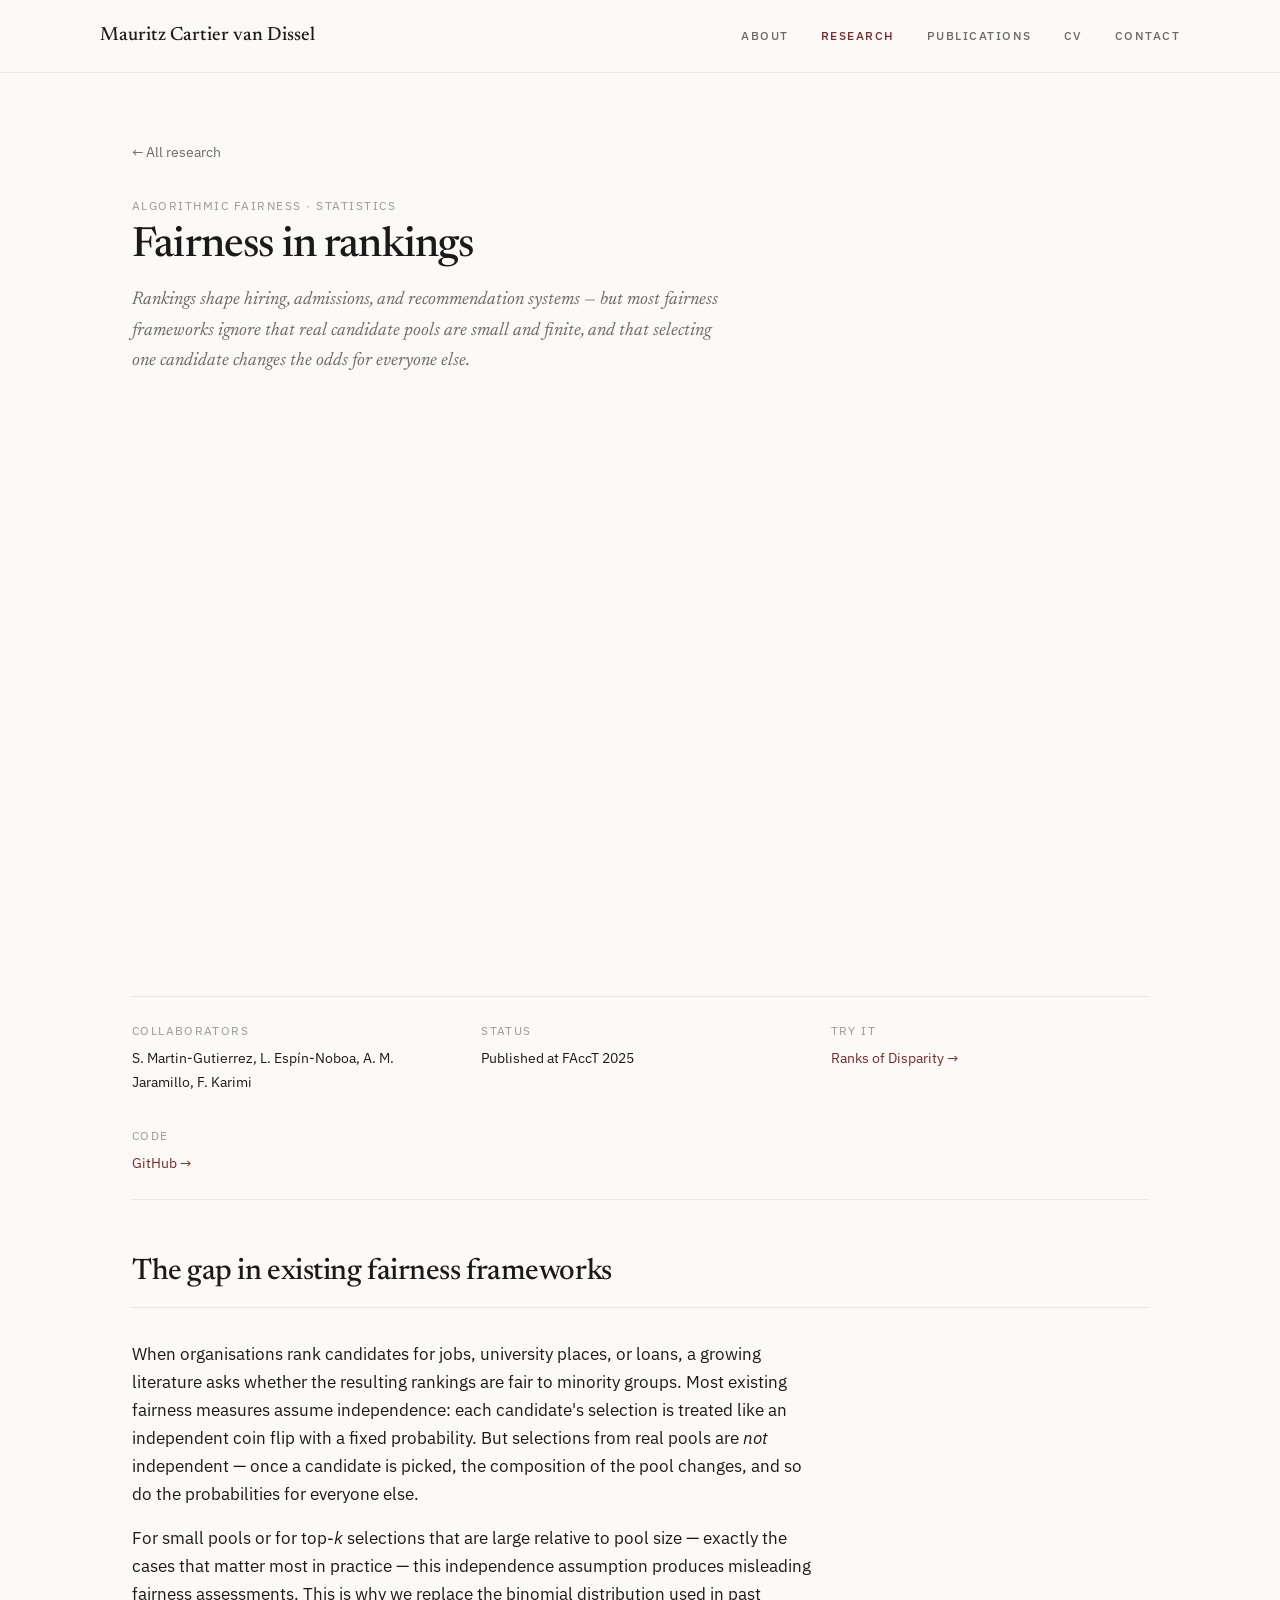
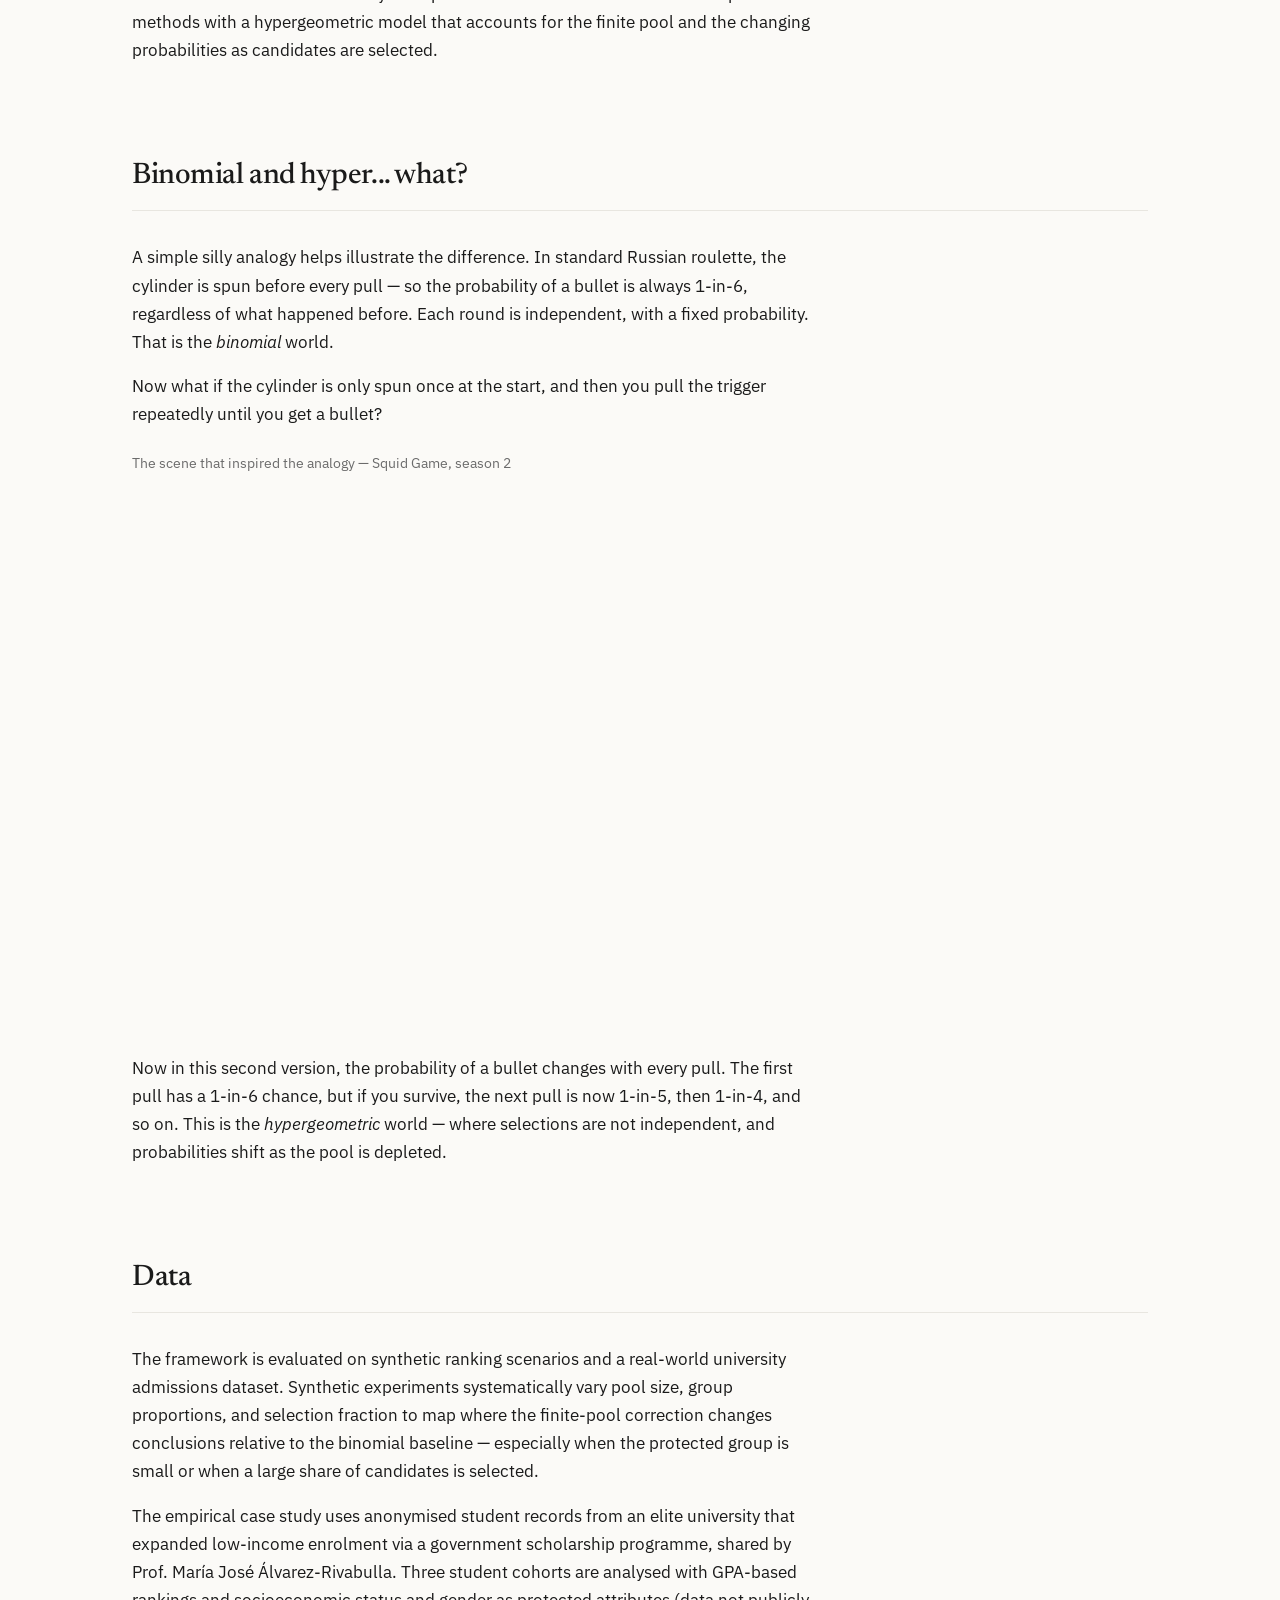
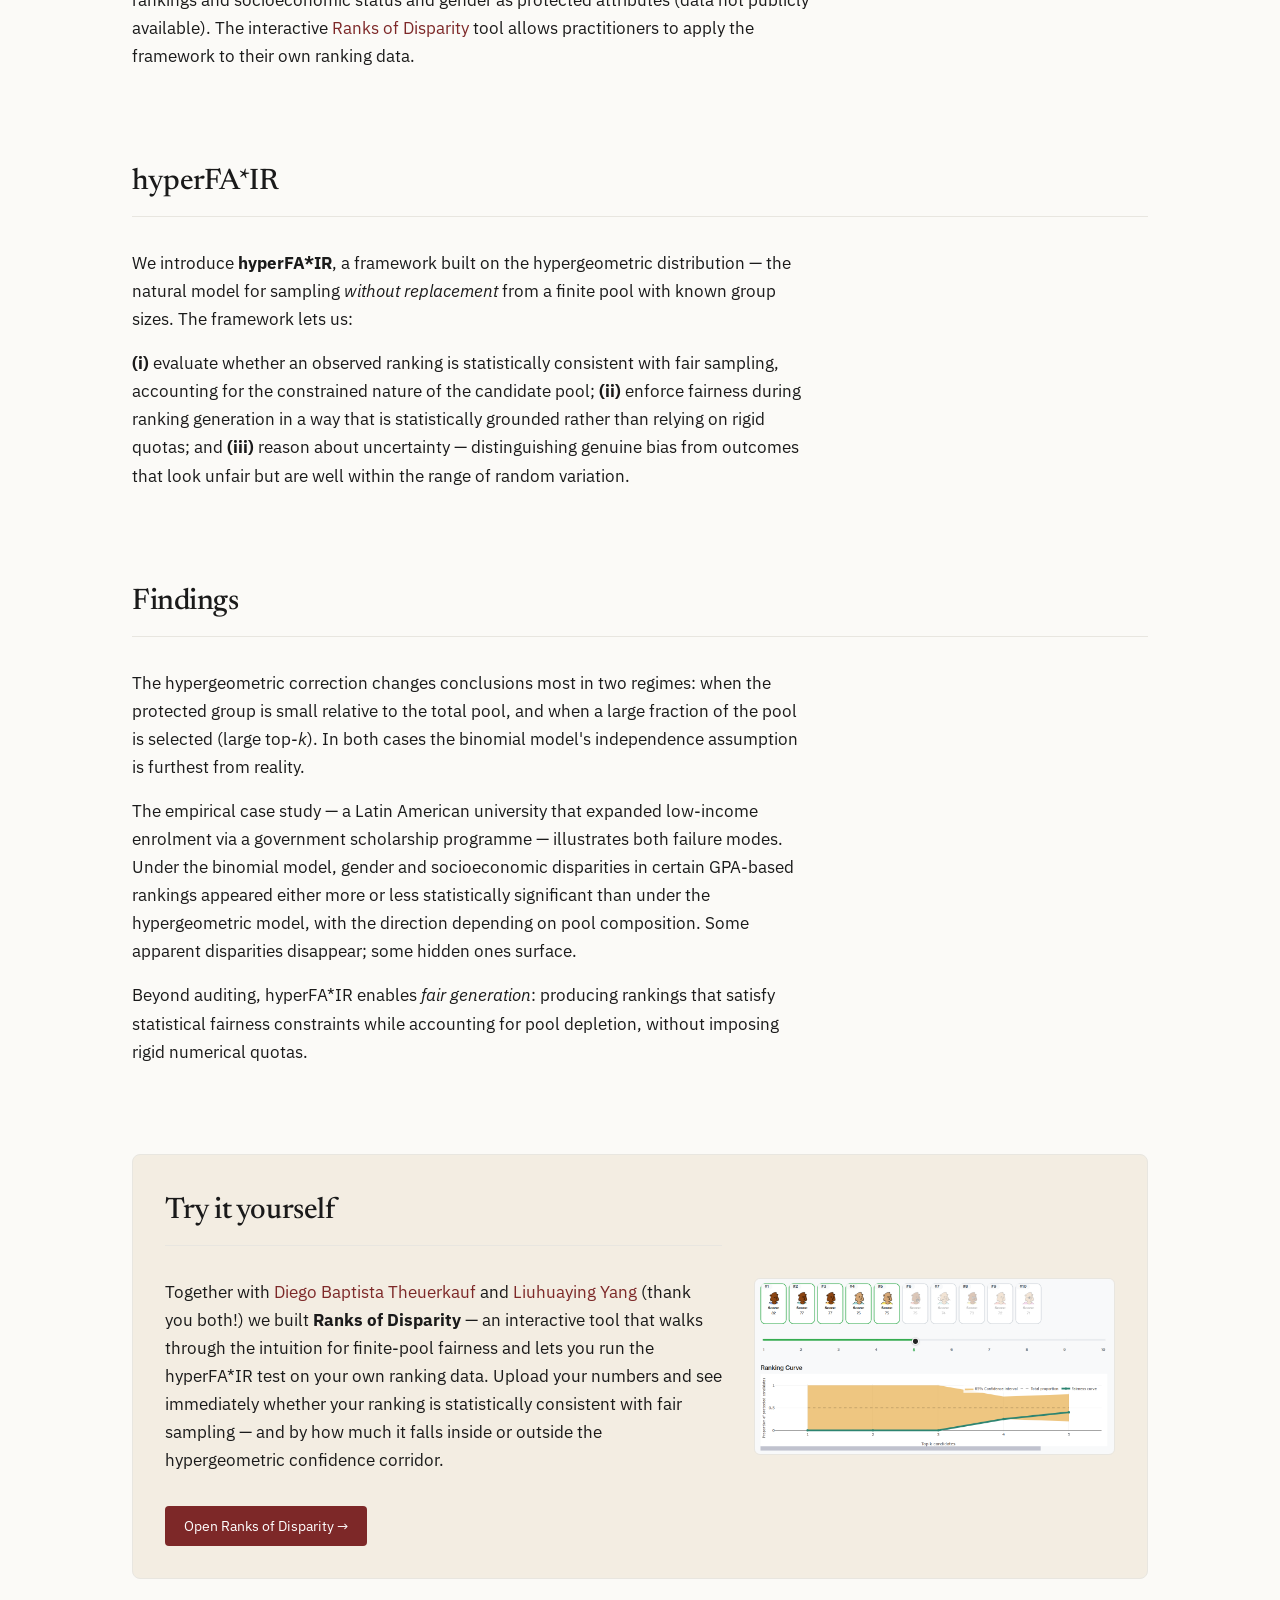
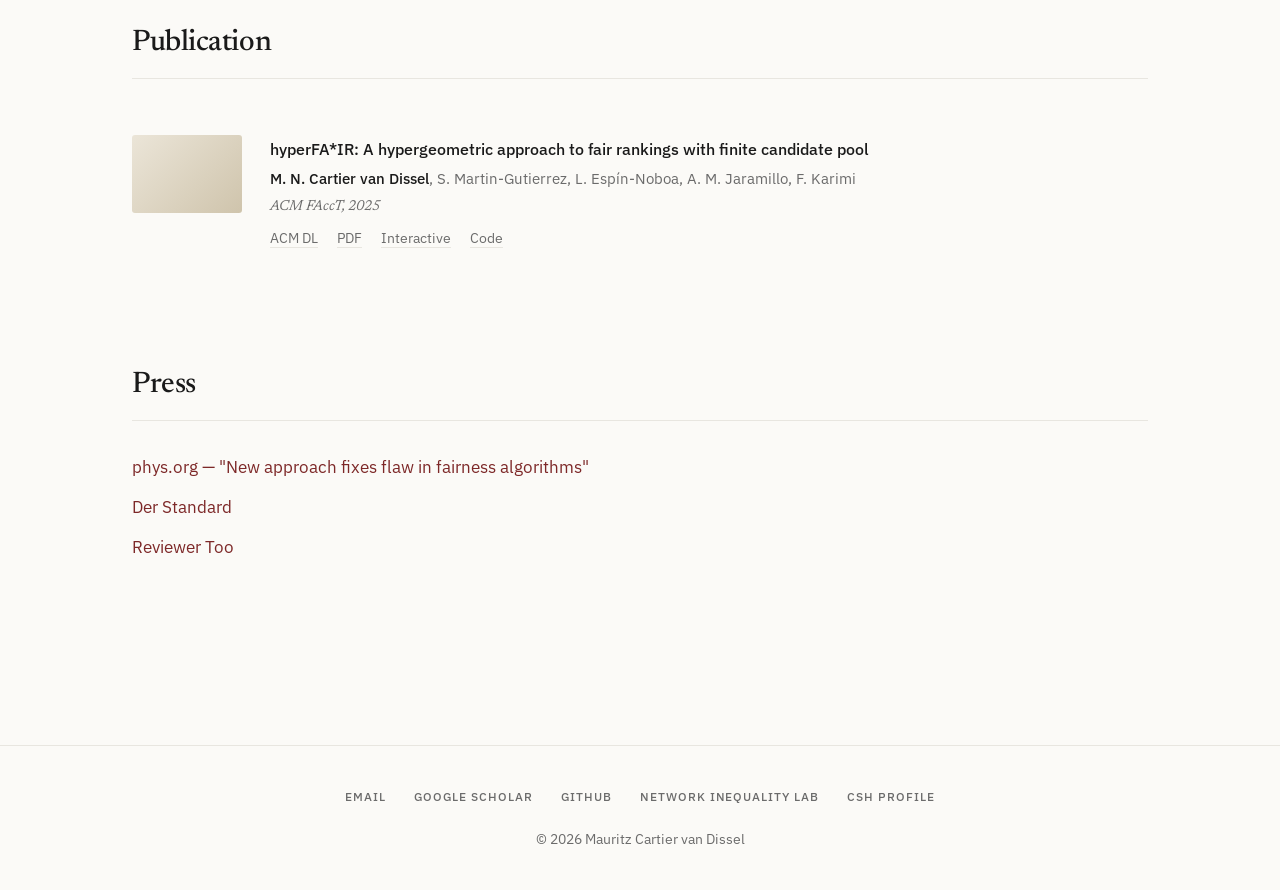
<file: research/fairness-rankings/index.html>
<!DOCTYPE html>
<html lang="en">
<head>
  <meta charset="UTF-8" />
  <meta name="viewport" content="width=device-width, initial-scale=1.0" />
  <title>Fairness in rankings — Mauritz Cartier van Dissel</title>
  <meta name="description" content="hyperFA*IR — a hypergeometric framework for fair rankings drawn from finite candidate pools." />

  <link rel="preconnect" href="https://fonts.googleapis.com">
  <link rel="preconnect" href="https://fonts.gstatic.com" crossorigin>
  <link href="https://fonts.googleapis.com/css2?family=Newsreader:ital,wght@0,400;0,500;0,600;1,400&family=IBM+Plex+Sans:wght@400;500;600&display=swap" rel="stylesheet">

  <link rel="stylesheet" href="/style.css" />
</head>
<body>

  <nav class="site-nav">
    <div class="inner">
      <a href="/" class="brand">Mauritz Cartier van Dissel</a>
      <ul>
        <li><a href="/">About</a></li>
        <li><a href="/research/" class="current">Research</a></li>
        <li><a href="/#publications">Publications</a></li>
        <li><a href="/CV.pdf">CV</a></li>
        <li><a href="/#contact">Contact</a></li>
      </ul>
    </div>
  </nav>

  <main>

    <a href="/research/" class="back-link">← All research</a>

    <header class="project-header">
      <div class="eyebrow">Algorithmic fairness · Statistics</div>
      <h1>Fairness in rankings</h1>
      <p class="lede">
        Rankings shape hiring, admissions, and recommendation systems — but most
        fairness frameworks ignore that real candidate pools are small and finite,
        and that selecting one candidate changes the odds for everyone else.
      </p>
    </header>

    <div style="position: relative; aspect-ratio: 16/9;">
      <iframe style="position: absolute; inset: 0; width: 100%; height: 100%;"
        src="https://www.youtube.com/embed/T-oy9VAT9Ko"
        frameborder="0" allowfullscreen loading="lazy">
      </iframe>
    </div>

    <div class="meta-block">
      <div>
        <div class="label">Collaborators</div>
        <div>S. Martin-Gutierrez, L. Espín-Noboa, A. M. Jaramillo, F. Karimi</div>
      </div>
      <div>
        <div class="label">Status</div>
        <div>Published at FAccT 2025</div>
      </div>
      <div>
        <div class="label">Try it</div>
        <div><a href="https://vis.csh.ac.at/ranks-of-disparity/">Ranks of Disparity →</a></div>
      </div>
      <div>
        <div class="label">Code</div>
        <div><a href="https://github.com/CSHVienna/hyper_fair">GitHub →</a></div>
      </div>
    </div>

    <section>
      <h2>The gap in existing fairness frameworks</h2>
      <p>
        When organisations rank candidates for jobs, university places, or loans,
        a growing literature asks whether the resulting rankings are fair to
        minority groups. Most existing fairness measures assume independence:
        each candidate's selection is treated like an independent coin flip with
        a fixed probability. But selections from real pools are <em>not</em>
        independent — once a candidate is picked, the composition of the pool
        changes, and so do the probabilities for everyone else.
      </p>
      <p>
        For small pools or for top-<em>k</em> selections that are large relative
        to pool size — exactly the cases that matter most in practice — this
        independence assumption produces misleading fairness assessments. 
        This is why we replace the binomial distribution used in past methods
        with a hypergeometric model that accounts for the finite pool 
        and the changing probabilities as candidates are selected.
      </p>
    </section>

    <section>
      <h2>Binomial and hyper... what?</h2>
      <p>
        A simple silly analogy helps illustrate the difference. In standard Russian
        roulette, the cylinder is spun before every pull — so the probability of
        a bullet is always 1-in-6, regardless of what happened before. Each round
        is independent, with a fixed probability. That is the <em>binomial</em> world.
      </p>
      <p>
        Now what if the cylinder is only spun once at the start, and then you pull the trigger
        repeatedly until you get a bullet? 
      </p>
      <p style="font-size: 0.85rem; color: var(--text-muted); margin-top: 1.5rem; margin-bottom: 0.5rem;">The scene that inspired the analogy — Squid Game, season 2</p>
      <div style="position: relative; aspect-ratio: 16/9;">
        <iframe style="position: absolute; inset: 0; width: 100%; height: 100%;"
          src="https://www.youtube.com/embed/hPMyxMyJr-0"
          frameborder="0" allowfullscreen loading="lazy">
        </iframe>
      </div>
      <p>
        Now in this second version, the probability of a bullet changes with every pull. The first pull has a 1-in-6 chance, but if you survive, the next pull is now 1-in-5, then 1-in-4, and so on. 
        This is the <em>hypergeometric</em> world — where selections are not independent, and probabilities shift as the pool is depleted.
      </p>
    </section>

    <section>
      <h2>Data</h2>
      <p>
        The framework is evaluated on synthetic ranking scenarios and a
        real-world university admissions dataset. Synthetic experiments
        systematically vary pool size, group proportions, and selection fraction
        to map where the finite-pool correction changes conclusions relative to
        the binomial baseline — especially when the protected group is small or
        when a large share of candidates is selected.
      </p>
      <p>
        The empirical case study uses anonymised student records from an elite
        university that expanded low-income enrolment via a government
        scholarship programme, shared by Prof. María José Álvarez-Rivabulla.
        Three student cohorts are analysed with GPA-based rankings and
        socioeconomic status and gender as protected attributes (data not
        publicly available). The interactive
        <a href="https://vis.csh.ac.at/ranks-of-disparity/">Ranks of Disparity</a>
        tool allows practitioners to apply the framework to their own ranking data.
      </p>
    </section>

    <section>
      <h2>hyperFA*IR</h2>
      <p>
        We introduce <strong>hyperFA*IR</strong>, a framework built on the
        hypergeometric distribution — the natural model for sampling
        <em>without replacement</em> from a finite pool with known group sizes.
        The framework lets us:
      </p>
      <p>
        <strong>(i)</strong> evaluate whether an observed ranking is statistically
        consistent with fair sampling, accounting for the constrained nature of
        the candidate pool;
        <strong>(ii)</strong> enforce fairness during ranking generation in a way
        that is statistically grounded rather than relying on rigid quotas; and
        <strong>(iii)</strong> reason about uncertainty — distinguishing genuine
        bias from outcomes that look unfair but are well within the range of
        random variation.
      </p>
    </section>

    <section>
      <h2>Findings</h2>
      <p>
        The hypergeometric correction changes conclusions most in two regimes: when the
        protected group is small relative to the total pool, and when a large fraction
        of the pool is selected (large top-<em>k</em>). In both cases the binomial
        model's independence assumption is furthest from reality.
      </p>
      <p>
        The empirical case study — a Latin American university that expanded low-income
        enrolment via a government scholarship programme — illustrates both failure
        modes. Under the binomial model, gender and socioeconomic disparities in certain
        GPA-based rankings appeared either more or less statistically significant than
        under the hypergeometric model, with the direction depending on pool composition.
        Some apparent disparities disappear; some hidden ones surface.
      </p>
      <p>
        Beyond auditing, hyperFA*IR enables <em>fair generation</em>: producing rankings
        that satisfy statistical fairness constraints while accounting for pool depletion,
        without imposing rigid numerical quotas.
      </p>
    </section>

    <section class="tool-panel">
      <div class="tool-panel-inner">
        <div class="tool-panel-text">
          <h2>Try it yourself</h2>
          <p>
            Together with <a href="https://diegoabt.github.io/">Diego Baptista Theuerkauf</a> and <a href="https://spark.go4trees.com">Liuhuaying Yang</a> (thank you both!) we built <strong>Ranks of Disparity</strong>
            — an interactive tool that walks through the intuition for finite-pool fairness
            and lets you run the hyperFA*IR test on your own ranking data. Upload your
            numbers and see immediately whether your ranking is statistically consistent
            with fair sampling — and by how much it falls inside or outside the
            hypergeometric confidence corridor.
          </p>
          <a href="https://vis.csh.ac.at/ranks-of-disparity/" class="tool-cta">Open Ranks of Disparity →</a>
        </div>
        <a href="https://vis.csh.ac.at/ranks-of-disparity/" class="tool-panel-preview" aria-label="Open Ranks of Disparity">
          <img src="/research/fairness-rankings/ranks-of-disparity-preview.png"
               alt="Ranks of Disparity — candidate cards ranked by score with a fairness corridor chart below"
               style="width:100%;display:block;"
               onerror="this.style.display='none'">
        </a>
      </div>
    </section>

    <section>
      <h2>Publication</h2>

      <div class="pub">
        <div class="thumb"></div>
        <div>
          <a href="https://dl.acm.org/doi/10.1145/3715275.3732143" class="title">hyperFA*IR: A hypergeometric approach to fair rankings with finite candidate pool</a>
          <div class="authors"><span class="me">M. N. Cartier van Dissel</span>, S. Martin-Gutierrez, L. Espín-Noboa, A. M. Jaramillo, F. Karimi</div>
          <div class="venue">ACM FAccT, 2025</div>
          <div class="links">
            <a href="https://dl.acm.org/doi/10.1145/3715275.3732143">ACM DL</a>
            <a href="https://arxiv.org/pdf/2506.14349">PDF</a>
            <a href="https://vis.csh.ac.at/ranks-of-disparity/">Interactive</a>
            <a href="https://github.com/CSHVienna/hyper_fair">Code</a>
          </div>
        </div>
      </div>

    </section>

    <section>
      <h2>Press</h2>
      <ul style="list-style: none; padding: 0;">
        <li style="margin-bottom: 0.75rem;">
          <a href="https://phys.org/news/2026-04-disparity-approach-flaw-fairness-algorithms.html">phys.org — "New approach fixes flaw in fairness algorithms"</a>
        </li>
        <li style="margin-bottom: 0.75rem;">
          <a href="https://www.derstandard.at/story/3000000315614/oesterreichischer-algorithmus-soll-diskriminierung-bei-bewerbungen-vermeiden">Der Standard</a>
        </li>
        <li style="margin-bottom: 0.75rem;">
          <a href="https://www.reviewertoo.com/ranking-algorithm-fairness-hyperfair/">Reviewer Too</a>
        </li>
      </ul>
    </section>

  </main>

  <footer class="site-footer">
    <div class="links">
      <a href="mailto:cartiervandissel@csh.ac.at">Email</a>
      <a href="https://scholar.google.com/citations?user=jZ_h_rQAAAAJ">Google Scholar</a>
      <a href="https://github.com/MauritzNiklas">GitHub</a>
      <a href="https://networkinequality.com">Network Inequality Lab</a>
      <a href="https://csh.ac.at/mauritz-cartier-van-dissel/">CSH Profile</a>
    </div>
    <div>© 2026 Mauritz Cartier van Dissel</div>
  </footer>

</body>
</html>
</file>
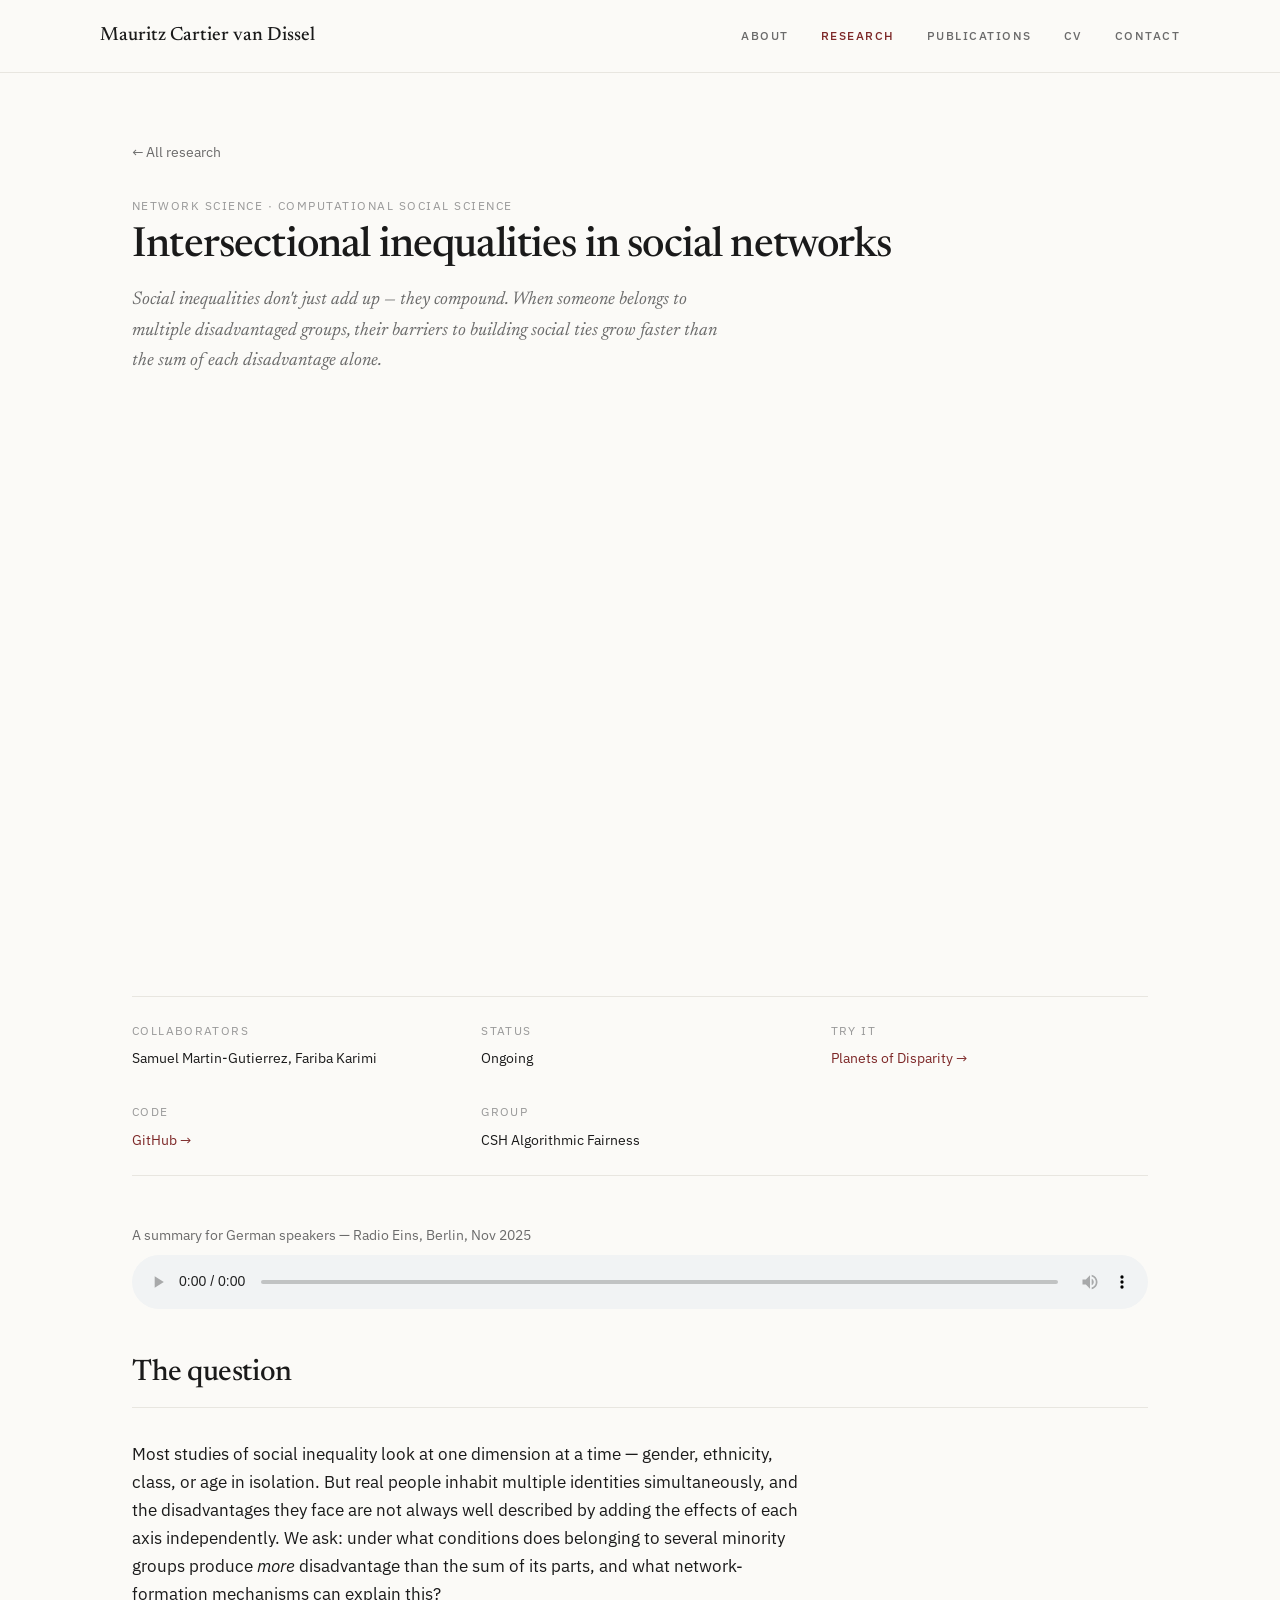
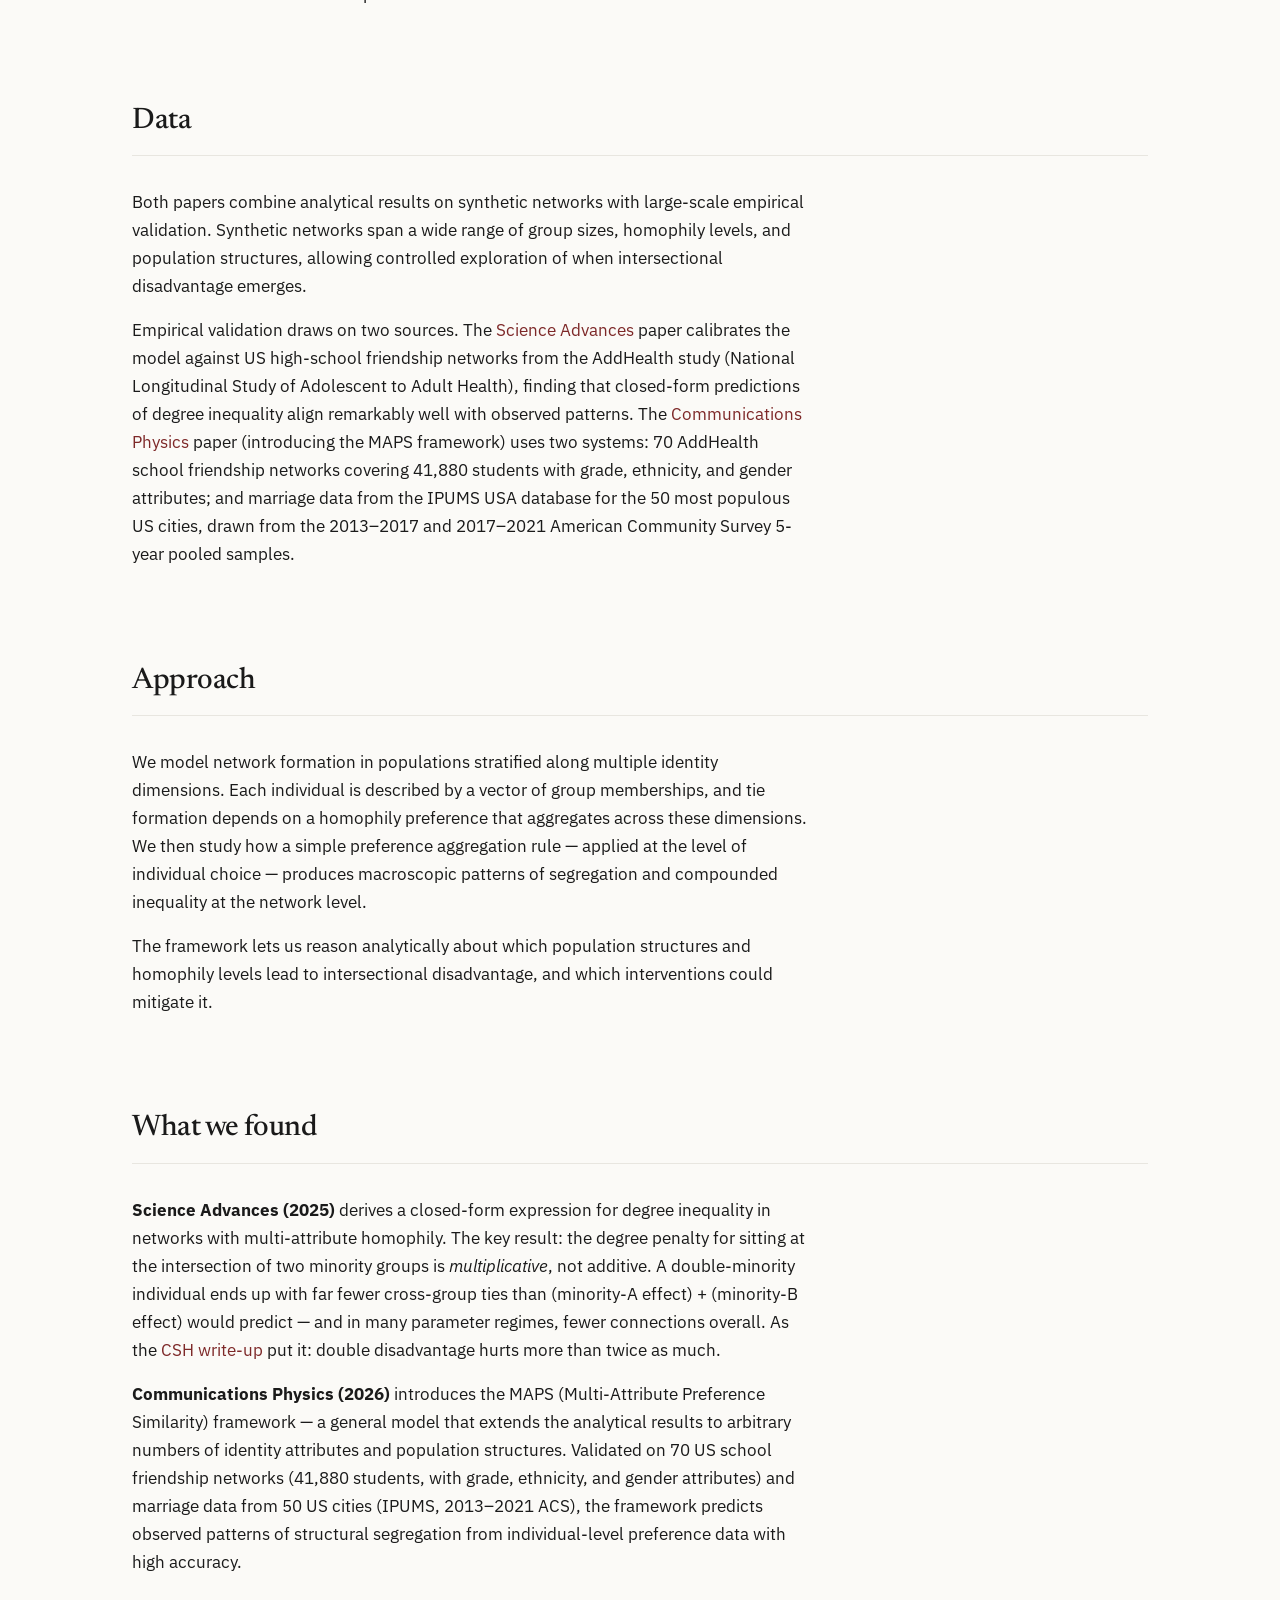
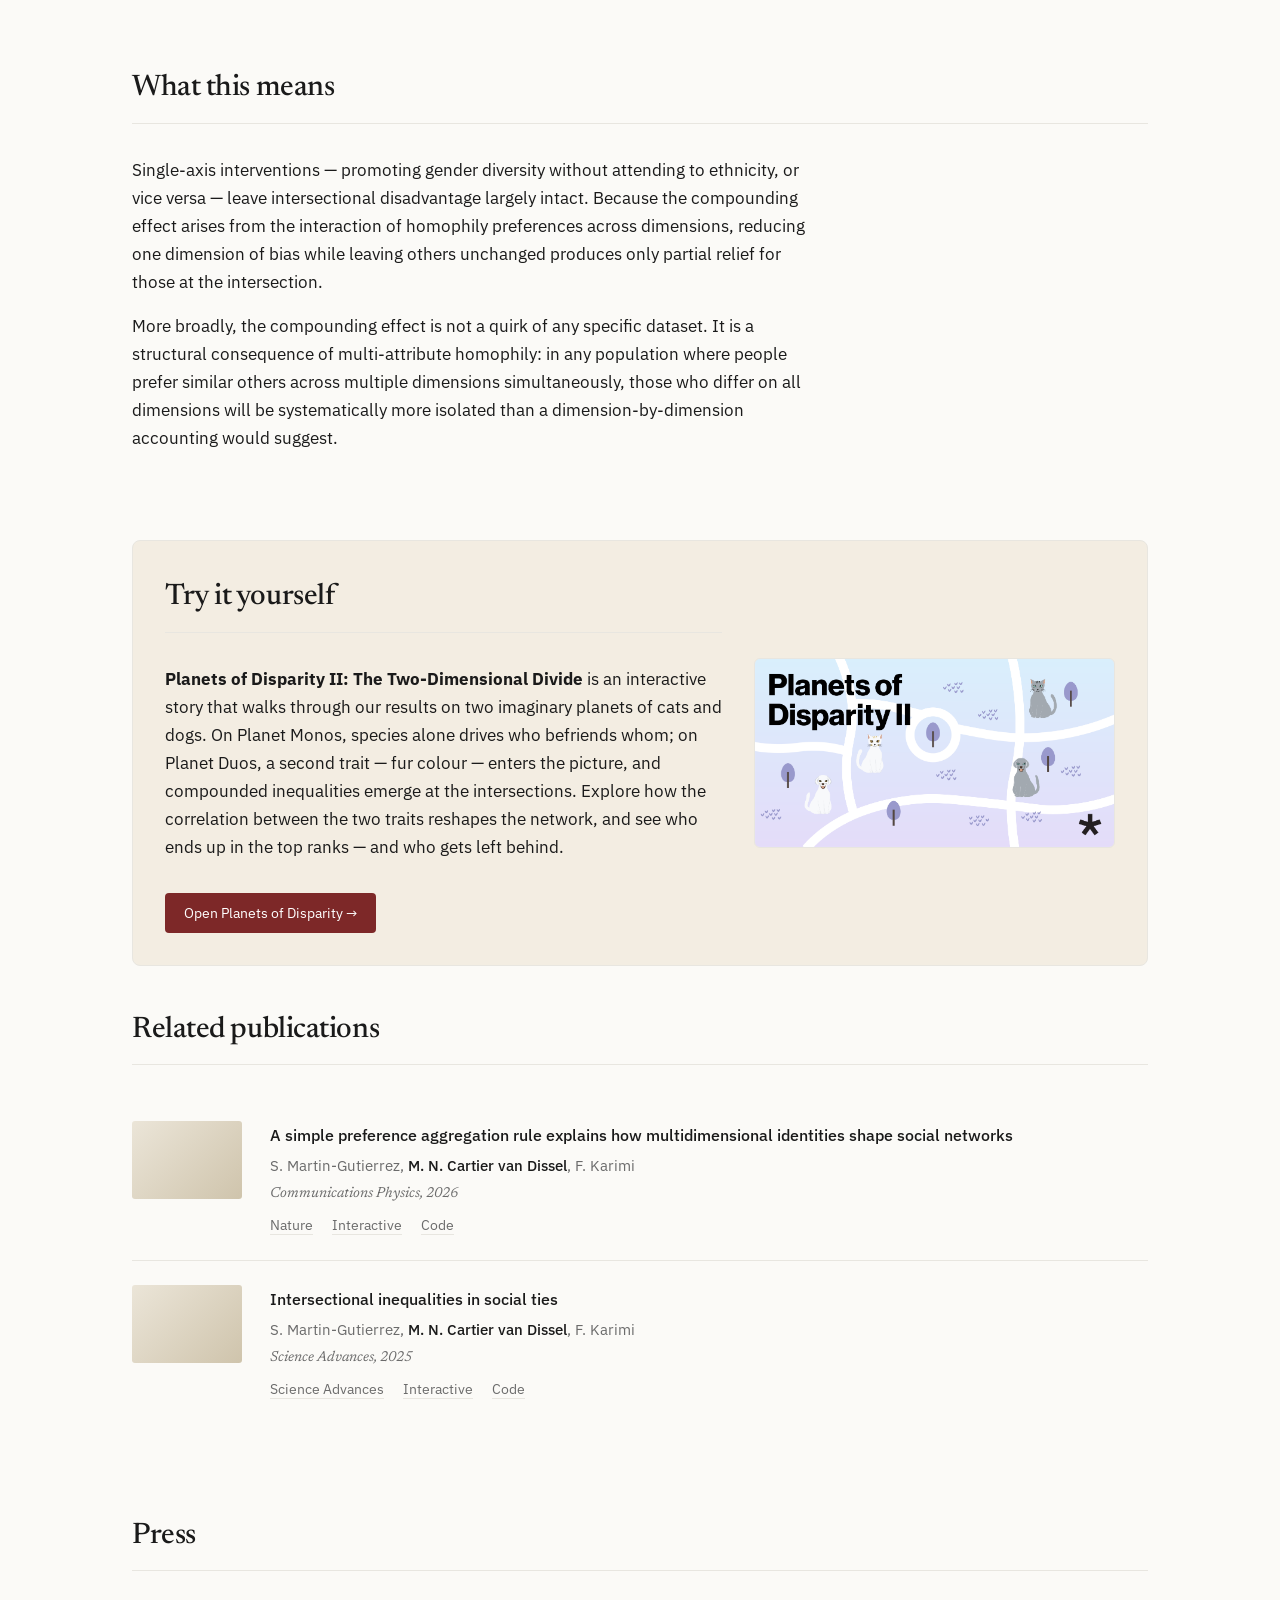
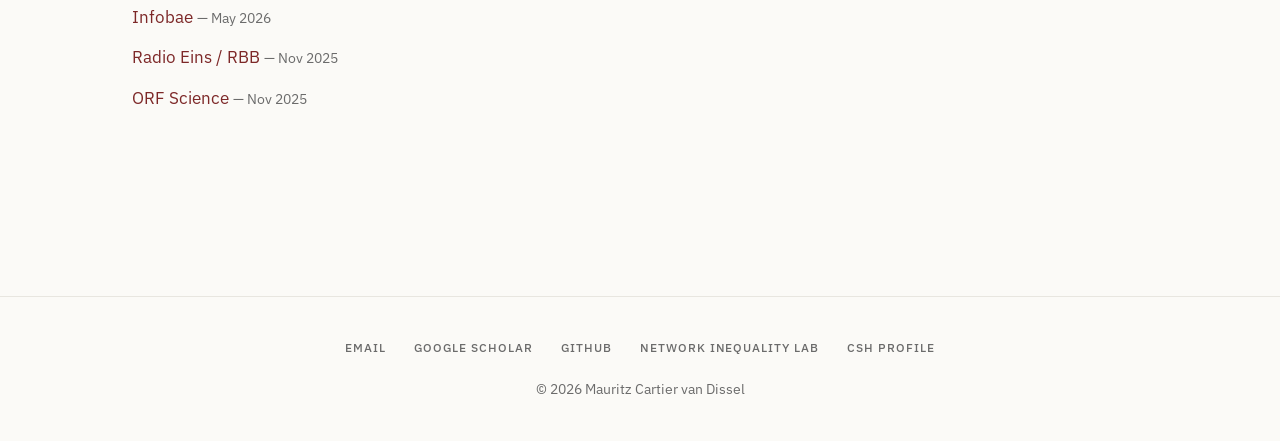
<file: research/intersectional-inequalities/index.html>
<!DOCTYPE html>
<html lang="en">
<head>
  <meta charset="UTF-8" />
  <meta name="viewport" content="width=device-width, initial-scale=1.0" />
  <title>Intersectional inequalities in social networks — Mauritz Cartier van Dissel</title>
  <meta name="description" content="How belonging to multiple disadvantaged groups compounds barriers in social tie formation." />

  <link rel="preconnect" href="https://fonts.googleapis.com">
  <link rel="preconnect" href="https://fonts.gstatic.com" crossorigin>
  <link href="https://fonts.googleapis.com/css2?family=Newsreader:ital,wght@0,400;0,500;0,600;1,400&family=IBM+Plex+Sans:wght@400;500;600&display=swap" rel="stylesheet">

  <link rel="stylesheet" href="/style.css" />
</head>
<body>

  <nav class="site-nav">
    <div class="inner">
      <a href="/" class="brand">Mauritz Cartier van Dissel</a>
      <ul>
        <li><a href="/">About</a></li>
        <li><a href="/research/" class="current">Research</a></li>
        <li><a href="/#publications">Publications</a></li>
        <li><a href="/CV.pdf">CV</a></li>
        <li><a href="/#contact">Contact</a></li>
      </ul>
    </div>
  </nav>

  <main>

    <a href="/research/" class="back-link">← All research</a>

    <header class="project-header">
      <div class="eyebrow">Network science · Computational social science</div>
      <h1>Intersectional inequalities in social networks</h1>
      <p class="lede">
        Social inequalities don't just add up — they compound. When someone belongs
        to multiple disadvantaged groups, their barriers to building social ties
        grow faster than the sum of each disadvantage alone.
      </p>
    </header>

    <div style="position: relative; aspect-ratio: 16/9;">
      <iframe style="position: absolute; inset: 0; width: 100%; height: 100%;"
        src="https://www.youtube.com/embed/TuFOOqvQkQU"
        frameborder="0" allowfullscreen loading="lazy">
      </iframe>
    </div>

    <div class="meta-block">
      <div>
        <div class="label">Collaborators</div>
        <div>Samuel Martin-Gutierrez, Fariba Karimi</div>
      </div>
      <div>
        <div class="label">Status</div>
        <div>Ongoing</div>
      </div>
      <div>
        <div class="label">Try it</div>
        <div><a href="https://vis.csh.ac.at/planets-of-disparity-two/">Planets of Disparity →</a></div>
      </div>
      <div>
        <div class="label">Code</div>
        <div><a href="https://github.com/CSHVienna/multisoc">GitHub →</a></div>
      </div>
      <div>
        <div class="label">Group</div>
        <div>CSH Algorithmic Fairness</div>
      </div>
    </div>

    <div style="margin: 2rem 0;">
      <p style="font-size: 0.85rem; color: var(--text-muted); margin-bottom: 0.5rem; font-family: 'IBM Plex Sans', sans-serif;">A summary for German speakers — Radio Eins, Berlin, Nov 2025</p>
      <audio controls style="width: 100%;">
        <source src="https://rbbmediapmdp-a.akamaihd.net/content/53/56/5356765a-cc39-4d37-8d50-d38ac8325db1/85eb55d2-0fde-48e8-82b8-d8eb0650488a_1e5bc08b-ee80-4cd1-aaf6-74c63693b410_256k.mp3" type="audio/mpeg">
      </audio>
    </div>

    <section>
      <h2>The question</h2>
      <p>
        Most studies of social inequality look at one dimension at a time — gender,
        ethnicity, class, or age in isolation. But real people inhabit multiple
        identities simultaneously, and the disadvantages they face are not always
        well described by adding the effects of each axis independently.
        We ask: under what conditions does belonging to several minority groups
        produce <em>more</em> disadvantage than the sum of its parts, and what
        network-formation mechanisms can explain this?
      </p>
    </section>

    <section>
      <h2>Data</h2>
      <p>
        Both papers combine analytical results on synthetic networks with
        large-scale empirical validation. Synthetic networks span a wide range
        of group sizes, homophily levels, and population structures, allowing
        controlled exploration of when intersectional disadvantage emerges.
      </p>
      <p>
        Empirical validation draws on two sources. The
        <a href="https://www.science.org/doi/10.1126/sciadv.adu9025">Science Advances</a>
        paper calibrates the model against US high-school friendship networks
        from the AddHealth study (National Longitudinal Study of Adolescent to
        Adult Health), finding that closed-form predictions of degree inequality
        align remarkably well with observed patterns. The
        <a href="https://www.nature.com/articles/s42005-026-02537-3">Communications Physics</a>
        paper (introducing the MAPS framework) uses two systems: 70 AddHealth
        school friendship networks covering 41,880 students with grade,
        ethnicity, and gender attributes; and marriage data from the IPUMS USA
        database for the 50 most populous US cities, drawn from the 2013–2017
        and 2017–2021 American Community Survey 5-year pooled samples.
      </p>
    </section>

    <section>
      <h2>Approach</h2>
      <p>
        We model network formation in populations stratified along multiple
        identity dimensions. Each individual is described by a vector of group
        memberships, and tie formation depends on a homophily preference that
        aggregates across these dimensions. We then study how a simple preference
        aggregation rule — applied at the level of individual choice — produces
        macroscopic patterns of segregation and compounded inequality at the
        network level.
      </p>
      <p>
        The framework lets us reason analytically about which population
        structures and homophily levels lead to intersectional disadvantage,
        and which interventions could mitigate it.
      </p>
    </section>

    <section>
      <h2>What we found</h2>
      <p>
        <strong>Science Advances (2025)</strong> derives a closed-form expression
        for degree inequality in networks with multi-attribute homophily. The key result:
        the degree penalty for sitting at the intersection of two minority groups is
        <em>multiplicative</em>, not additive. A double-minority individual ends up with
        far fewer cross-group ties than (minority-A effect) + (minority-B effect) would
        predict — and in many parameter regimes, fewer connections overall. As the
        <a href="https://csh.ac.at/news/double-disadvantage-hurts-more-than-twice-as-much/">CSH
        write-up</a> put it: double disadvantage hurts more than twice as much.
      </p>
      <p>
        <strong>Communications Physics (2026)</strong> introduces the MAPS
        (Multi-Attribute Preference Similarity) framework — a general model that extends
        the analytical results to arbitrary numbers of identity attributes and population
        structures. Validated on 70 US school friendship networks (41,880 students, with
        grade, ethnicity, and gender attributes) and marriage data from 50 US cities
        (IPUMS, 2013–2021 ACS), the framework predicts observed patterns of structural
        segregation from individual-level preference data with high accuracy.
      </p>
    </section>

    <section>
      <h2>What this means</h2>
      <p>
        Single-axis interventions — promoting gender diversity without attending to
        ethnicity, or vice versa — leave intersectional disadvantage largely intact.
        Because the compounding effect arises from the interaction of homophily
        preferences across dimensions, reducing one dimension of bias while leaving
        others unchanged produces only partial relief for those at the intersection.
      </p>
      <p>
        More broadly, the compounding effect is not a quirk of any specific dataset.
        It is a structural consequence of multi-attribute homophily: in any population
        where people prefer similar others across multiple dimensions simultaneously,
        those who differ on all dimensions will be systematically more isolated than
        a dimension-by-dimension accounting would suggest.
      </p>
    </section>

    <section class="tool-panel">
      <div class="tool-panel-inner">
        <div class="tool-panel-text">
          <h2>Try it yourself</h2>
          <p>
            <strong>Planets of Disparity II: The Two-Dimensional Divide</strong> is an
            interactive story that walks through our results on two imaginary planets
            of cats and dogs. On Planet Monos, species alone drives who befriends whom;
            on Planet Duos, a second trait — fur colour — enters the picture, and
            compounded inequalities emerge at the intersections. Explore how the
            correlation between the two traits reshapes the network, and see who ends
            up in the top ranks — and who gets left behind.
          </p>
          <a href="https://vis.csh.ac.at/planets-of-disparity-two/" class="tool-cta">Open Planets of Disparity →</a>
        </div>
        <a href="https://vis.csh.ac.at/planets-of-disparity-two/" class="tool-panel-preview" aria-label="Open Planets of Disparity">
          <img src="/research/intersectional-inequalities/planets-of-disparity-preview.png"
               alt="Planets of Disparity II — illustrated white and grey cats and dogs scattered across a pastel street map"
               style="width:100%;display:block;"
               onerror="this.style.display='none'">
        </a>
      </div>
    </section>

    <section>
      <h2>Related publications</h2>

      <div class="pub">
        <div class="thumb"></div>
        <div>
          <a href="https://www.nature.com/articles/s42005-026-02537-3" class="title">A simple preference aggregation rule explains how multidimensional identities shape social networks</a>
          <div class="authors">S. Martin-Gutierrez, <span class="me">M. N. Cartier van Dissel</span>, F. Karimi</div>
          <div class="venue">Communications Physics, 2026</div>
          <div class="links">
            <a href="https://www.nature.com/articles/s42005-026-02537-3">Nature</a>
            <a href="https://vis.csh.ac.at/planets-of-disparity-two/">Interactive</a>
            <a href="https://github.com/CSHVienna/multisoc">Code</a>
          </div>
        </div>
      </div>

      <div class="pub">
        <div class="thumb"></div>
        <div>
          <a href="https://www.science.org/doi/10.1126/sciadv.adu9025" class="title">Intersectional inequalities in social ties</a>
          <div class="authors">S. Martin-Gutierrez, <span class="me">M. N. Cartier van Dissel</span>, F. Karimi</div>
          <div class="venue">Science Advances, 2025</div>
          <div class="links">
            <a href="https://www.science.org/doi/10.1126/sciadv.adu9025">Science Advances</a>
            <a href="https://vis.csh.ac.at/planets-of-disparity-two/">Interactive</a>
            <a href="https://github.com/CSHVienna/multisoc">Code</a>
          </div>
        </div>
      </div>

    </section>

    <section>
      <h2>Press</h2>
      <ul style="list-style: none; padding: 0;">
        <li style="margin-bottom: 0.75rem;">
          <a href="https://www.infobae.com/tendencias/2026/05/16/la-seleccion-de-amistades-y-parejas-bajo-modelos-matematicos-explica-patrones-de-agrupacion-social-y-persistencia-de-divisiones/">Infobae</a>
          <span style="color: var(--text-muted); font-size: 0.9rem;">— May 2026</span>
        </li>
        <li style="margin-bottom: 0.75rem;">
          <a href="https://www.radioeins.de/programm/sendungen/die_profis/archivierte_sendungen/beitraege/mehrfache-diskriminierung-erschwert-aufbau-sozialer-netzwerke.html">Radio Eins / RBB</a>
          <span style="color: var(--text-muted); font-size: 0.9rem;">— Nov 2025</span>
        </li>
        <li style="margin-bottom: 0.75rem;">
          <a href="https://science.orf.at/stories/3232792/">ORF Science</a>
          <span style="color: var(--text-muted); font-size: 0.9rem;">— Nov 2025</span>
        </li>
      </ul>
    </section>

  </main>

  <footer class="site-footer">
    <div class="links">
      <a href="mailto:cartiervandissel@csh.ac.at">Email</a>
      <a href="https://scholar.google.com/citations?user=jZ_h_rQAAAAJ">Google Scholar</a>
      <a href="https://github.com/MauritzNiklas">GitHub</a>
      <a href="https://networkinequality.com">Network Inequality Lab</a>
      <a href="https://csh.ac.at/mauritz-cartier-van-dissel/">CSH Profile</a>
    </div>
    <div>© 2026 Mauritz Cartier van Dissel</div>
  </footer>

</body>
</html>
</file>
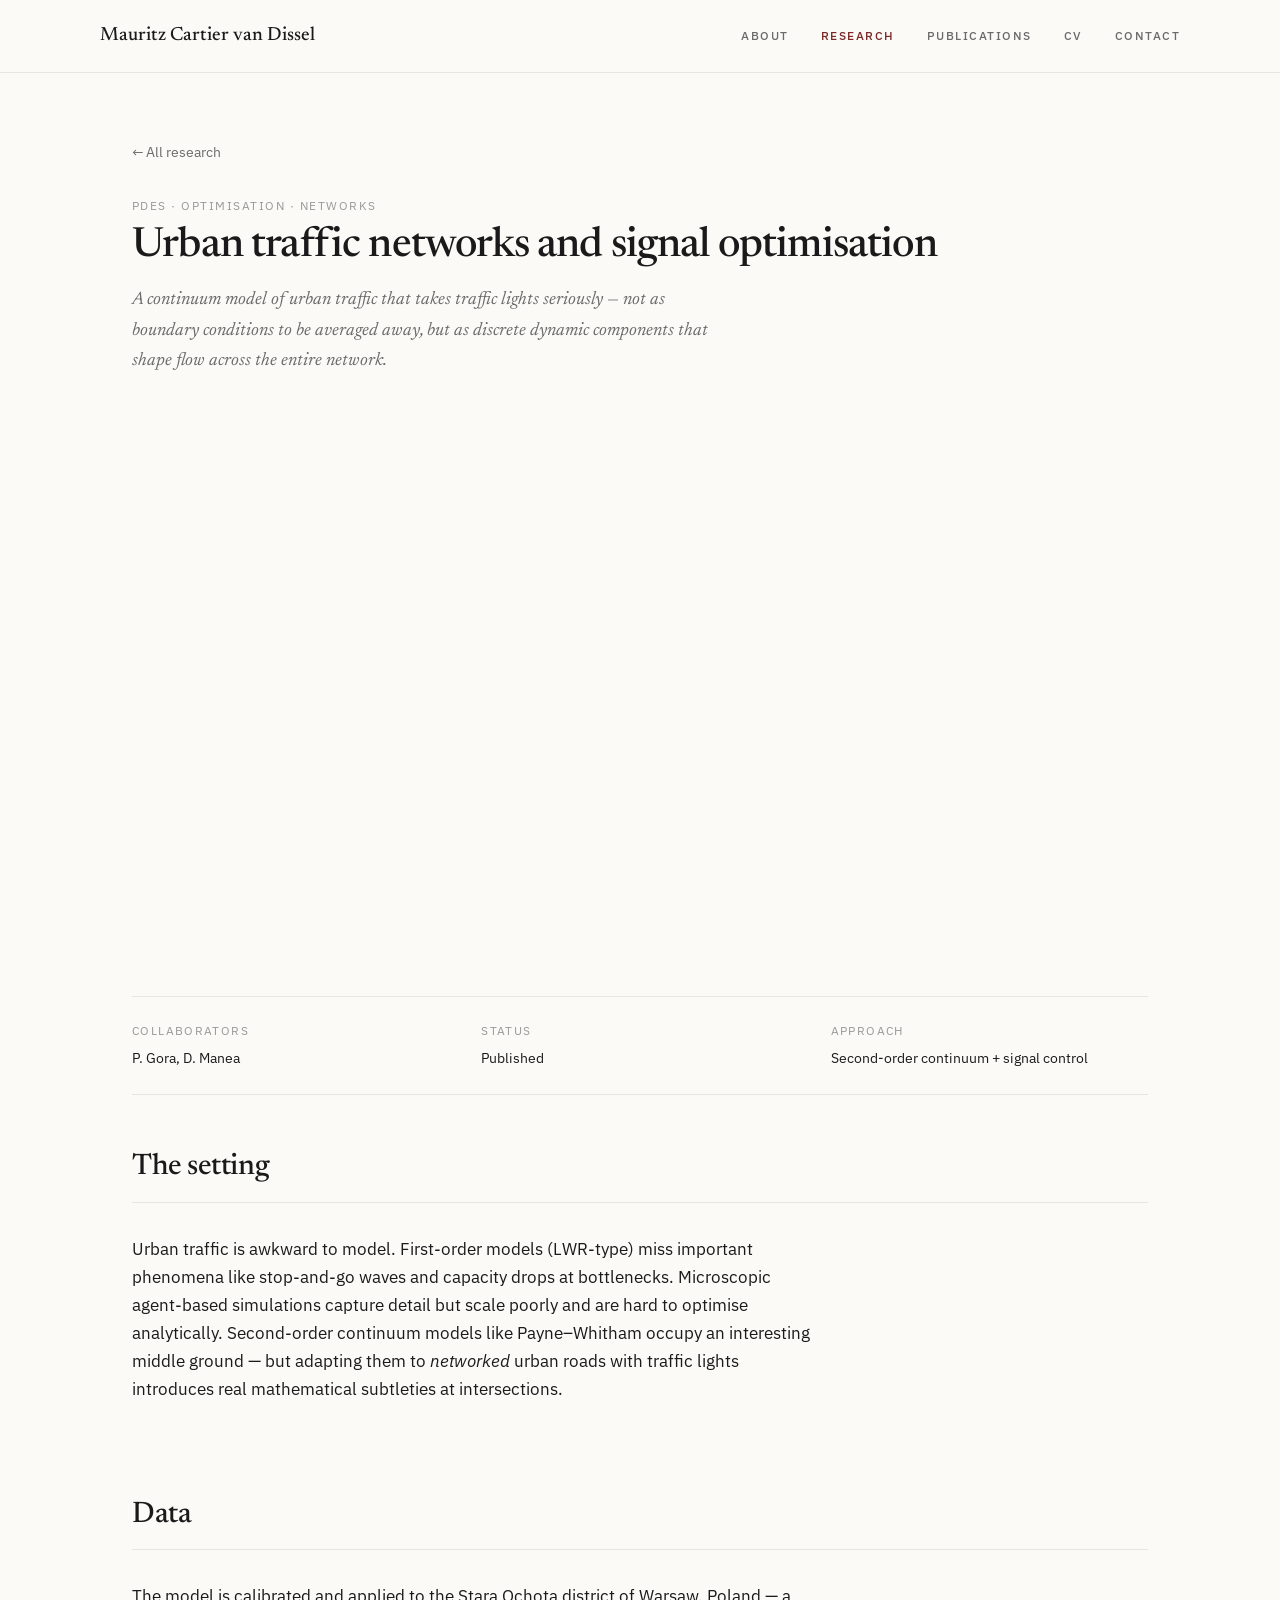
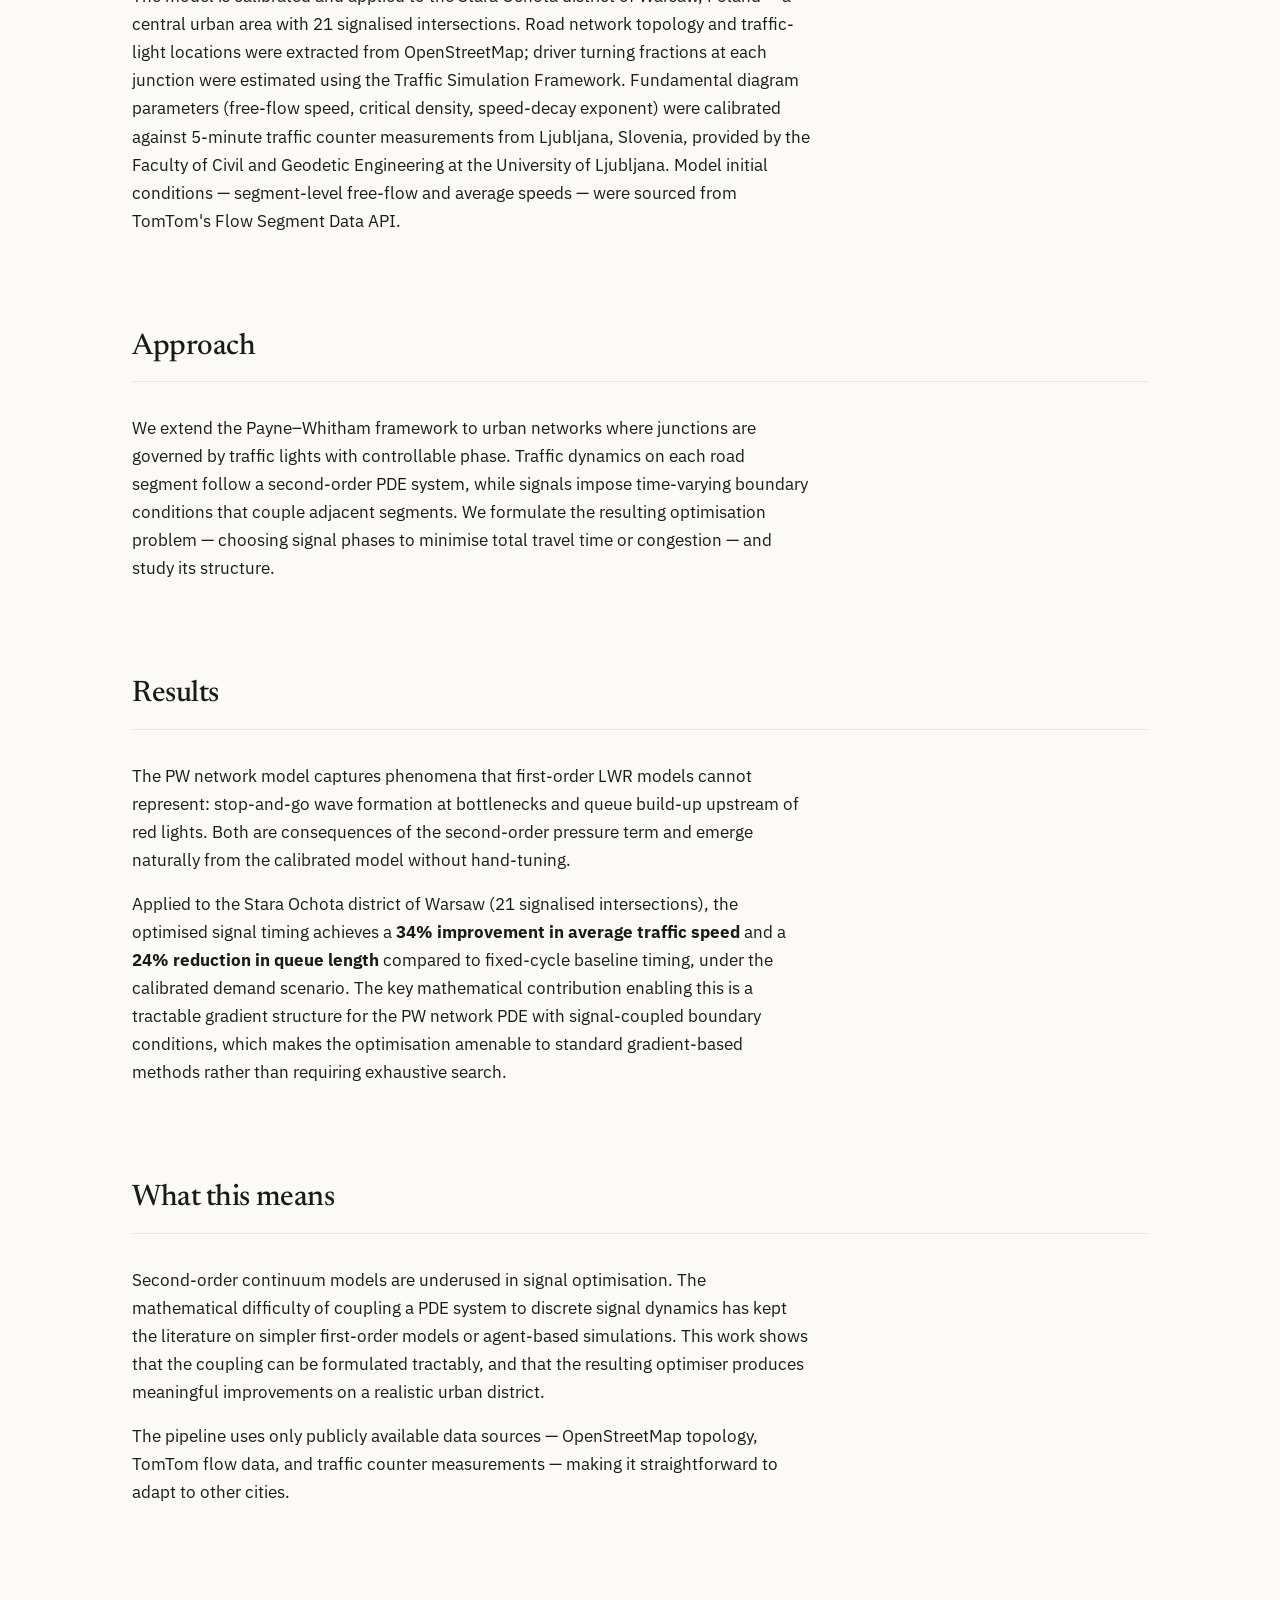
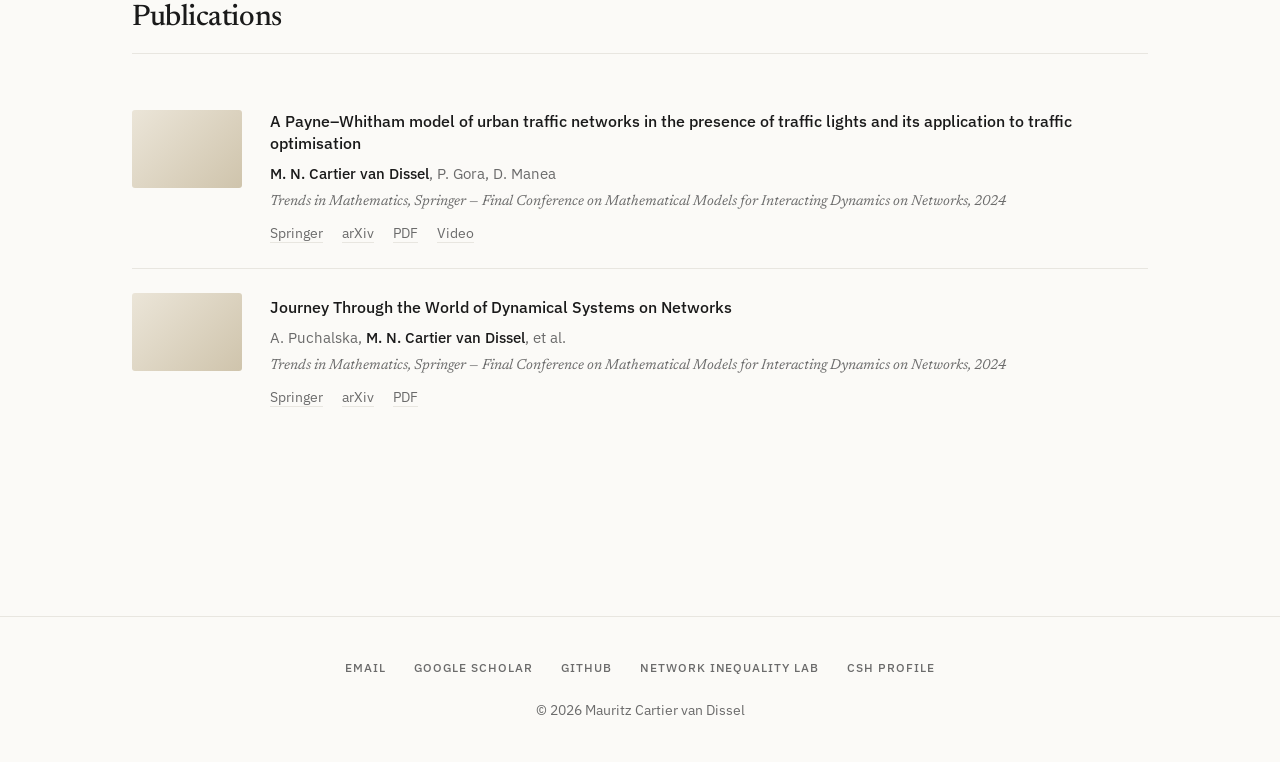
<file: research/traffic-networks/index.html>
<!DOCTYPE html>
<html lang="en">
<head>
  <meta charset="UTF-8" />
  <meta name="viewport" content="width=device-width, initial-scale=1.0" />
  <title>Urban traffic networks and signal optimisation — Mauritz Cartier van Dissel</title>
  <meta name="description" content="A Payne–Whitham model of urban traffic networks with traffic-light dynamics and its application to signal optimisation." />

  <link rel="preconnect" href="https://fonts.googleapis.com">
  <link rel="preconnect" href="https://fonts.gstatic.com" crossorigin>
  <link href="https://fonts.googleapis.com/css2?family=Newsreader:ital,wght@0,400;0,500;0,600;1,400&family=IBM+Plex+Sans:wght@400;500;600&display=swap" rel="stylesheet">

  <link rel="stylesheet" href="/style.css" />
</head>
<body>

  <nav class="site-nav">
    <div class="inner">
      <a href="/" class="brand">Mauritz Cartier van Dissel</a>
      <ul>
        <li><a href="/">About</a></li>
        <li><a href="/research/" class="current">Research</a></li>
        <li><a href="/#publications">Publications</a></li>
        <li><a href="/CV.pdf">CV</a></li>
        <li><a href="/#contact">Contact</a></li>
      </ul>
    </div>
  </nav>

  <main>

    <a href="/research/" class="back-link">← All research</a>

    <header class="project-header">
      <div class="eyebrow">PDEs · Optimisation · Networks</div>
      <h1>Urban traffic networks and signal optimisation</h1>
      <p class="lede">
        A continuum model of urban traffic that takes traffic lights seriously —
        not as boundary conditions to be averaged away, but as discrete dynamic
        components that shape flow across the entire network.
      </p>
    </header>

    <div style="position: relative; aspect-ratio: 16/9;">
      <iframe style="position: absolute; inset: 0; width: 100%; height: 100%;"
        src="https://www.youtube.com/embed/SikmQ08hCIs"
        frameborder="0" allowfullscreen loading="lazy">
      </iframe>
    </div>

    <div class="meta-block">
      <div>
        <div class="label">Collaborators</div>
        <div>P. Gora, D. Manea</div>
      </div>
      <div>
        <div class="label">Status</div>
        <div>Published</div>
      </div>
      <div>
        <div class="label">Approach</div>
        <div>Second-order continuum + signal control</div>
      </div>
    </div>

    <section>
      <h2>The setting</h2>
      <p>
        Urban traffic is awkward to model. First-order models (LWR-type) miss
        important phenomena like stop-and-go waves and capacity drops at
        bottlenecks. Microscopic agent-based simulations capture detail but
        scale poorly and are hard to optimise analytically. Second-order
        continuum models like Payne–Whitham occupy an interesting middle ground —
        but adapting them to <em>networked</em> urban roads with traffic lights
        introduces real mathematical subtleties at intersections.
      </p>
    </section>

    <section>
      <h2>Data</h2>
      <p>
        The model is calibrated and applied to the Stara Ochota district of
        Warsaw, Poland — a central urban area with 21 signalised intersections.
        Road network topology and traffic-light locations were extracted from
        OpenStreetMap; driver turning fractions at each junction were estimated
        using the Traffic Simulation Framework. Fundamental diagram parameters
        (free-flow speed, critical density, speed-decay exponent) were
        calibrated against 5-minute traffic counter measurements from Ljubljana,
        Slovenia, provided by the Faculty of Civil and Geodetic Engineering at
        the University of Ljubljana. Model initial conditions — segment-level
        free-flow and average speeds — were sourced from TomTom's Flow Segment
        Data API.
      </p>
    </section>

    <section>
      <h2>Approach</h2>
      <p>
        We extend the Payne–Whitham framework to urban networks where junctions
        are governed by traffic lights with controllable phase. Traffic dynamics
        on each road segment follow a second-order PDE system, while signals
        impose time-varying boundary conditions that couple adjacent segments.
        We formulate the resulting optimisation problem — choosing signal phases
        to minimise total travel time or congestion — and study its structure.
      </p>
    </section>

    <section>
      <h2>Results</h2>
      <p>
        The PW network model captures phenomena that first-order LWR models cannot
        represent: stop-and-go wave formation at bottlenecks and queue build-up
        upstream of red lights. Both are consequences of the second-order pressure
        term and emerge naturally from the calibrated model without hand-tuning.
      </p>
      <p>
        Applied to the Stara Ochota district of Warsaw (21 signalised intersections),
        the optimised signal timing achieves a <strong>34% improvement in average
        traffic speed</strong> and a <strong>24% reduction in queue length</strong>
        compared to fixed-cycle baseline timing, under the calibrated demand scenario.
        The key mathematical contribution enabling this is a tractable gradient
        structure for the PW network PDE with signal-coupled boundary conditions,
        which makes the optimisation amenable to standard gradient-based methods
        rather than requiring exhaustive search.
      </p>
    </section>

    <section>
      <h2>What this means</h2>
      <p>
        Second-order continuum models are underused in signal optimisation. The
        mathematical difficulty of coupling a PDE system to discrete signal dynamics
        has kept the literature on simpler first-order models or agent-based simulations.
        This work shows that the coupling can be formulated tractably, and that the
        resulting optimiser produces meaningful improvements on a realistic urban district.
      </p>
      <p>
        The pipeline uses only publicly available data sources — OpenStreetMap topology,
        TomTom flow data, and traffic counter measurements — making it straightforward
        to adapt to other cities.
      </p>
    </section>

    <section>
      <h2>Publications</h2>

      <div class="pub">
        <div class="thumb"></div>
        <div>
          <a href="https://link.springer.com/chapter/10.1007/978-3-032-02326-1_9" class="title">A Payne–Whitham model of urban traffic networks in the presence of traffic lights and its application to traffic optimisation</a>
          <div class="authors"><span class="me">M. N. Cartier van Dissel</span>, P. Gora, D. Manea</div>
          <div class="venue">Trends in Mathematics, Springer — Final Conference on Mathematical Models for Interacting Dynamics on Networks, 2024</div>
          <div class="links">
            <a href="https://link.springer.com/chapter/10.1007/978-3-032-02326-1_9">Springer</a>
            <a href="https://arxiv.org/abs/2401.04436">arXiv</a>
            <a href="https://arxiv.org/pdf/2401.04436">PDF</a>
            <a href="https://www.youtube.com/watch?v=SikmQ08hCIs">Video</a>
          </div>
        </div>
      </div>

      <div class="pub">
        <div class="thumb"></div>
        <div>
          <a href="https://link.springer.com/chapter/10.1007/978-3-032-02326-1_8" class="title">Journey Through the World of Dynamical Systems on Networks</a>
          <div class="authors">A. Puchalska, <span class="me">M. N. Cartier van Dissel</span>, et al.</div>
          <div class="venue">Trends in Mathematics, Springer — Final Conference on Mathematical Models for Interacting Dynamics on Networks, 2024</div>
          <div class="links">
            <a href="https://link.springer.com/chapter/10.1007/978-3-032-02326-1_8">Springer</a>
            <a href="https://arxiv.org/abs/2512.17571">arXiv</a>
            <a href="https://arxiv.org/pdf/2512.17571">PDF</a>
          </div>
        </div>
      </div>

    </section>

  </main>

  <footer class="site-footer">
    <div class="links">
      <a href="mailto:cartiervandissel@csh.ac.at">Email</a>
      <a href="https://scholar.google.com/citations?user=jZ_h_rQAAAAJ">Google Scholar</a>
      <a href="https://github.com/MauritzNiklas">GitHub</a>
      <a href="https://networkinequality.com">Network Inequality Lab</a>
      <a href="https://csh.ac.at/mauritz-cartier-van-dissel/">CSH Profile</a>
    </div>
    <div>© 2026 Mauritz Cartier van Dissel</div>
  </footer>

</body>
</html>
</file>
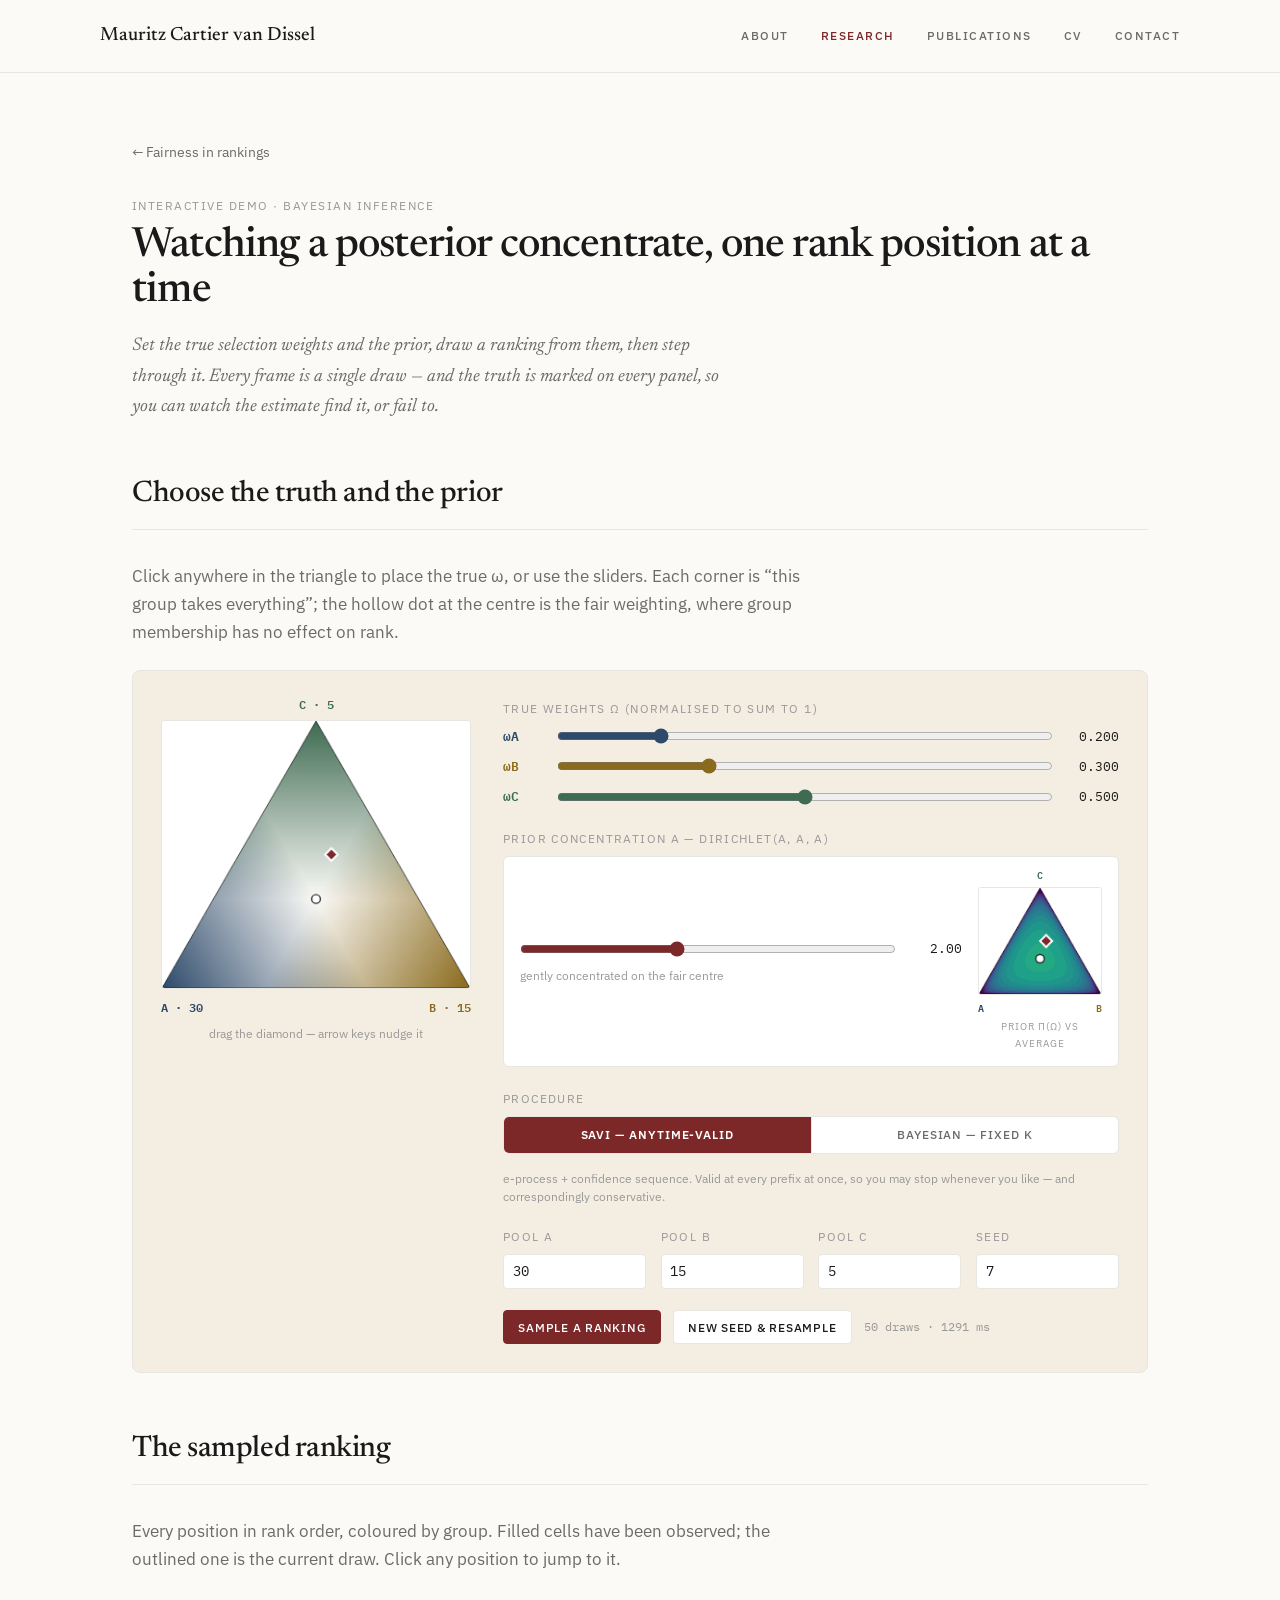
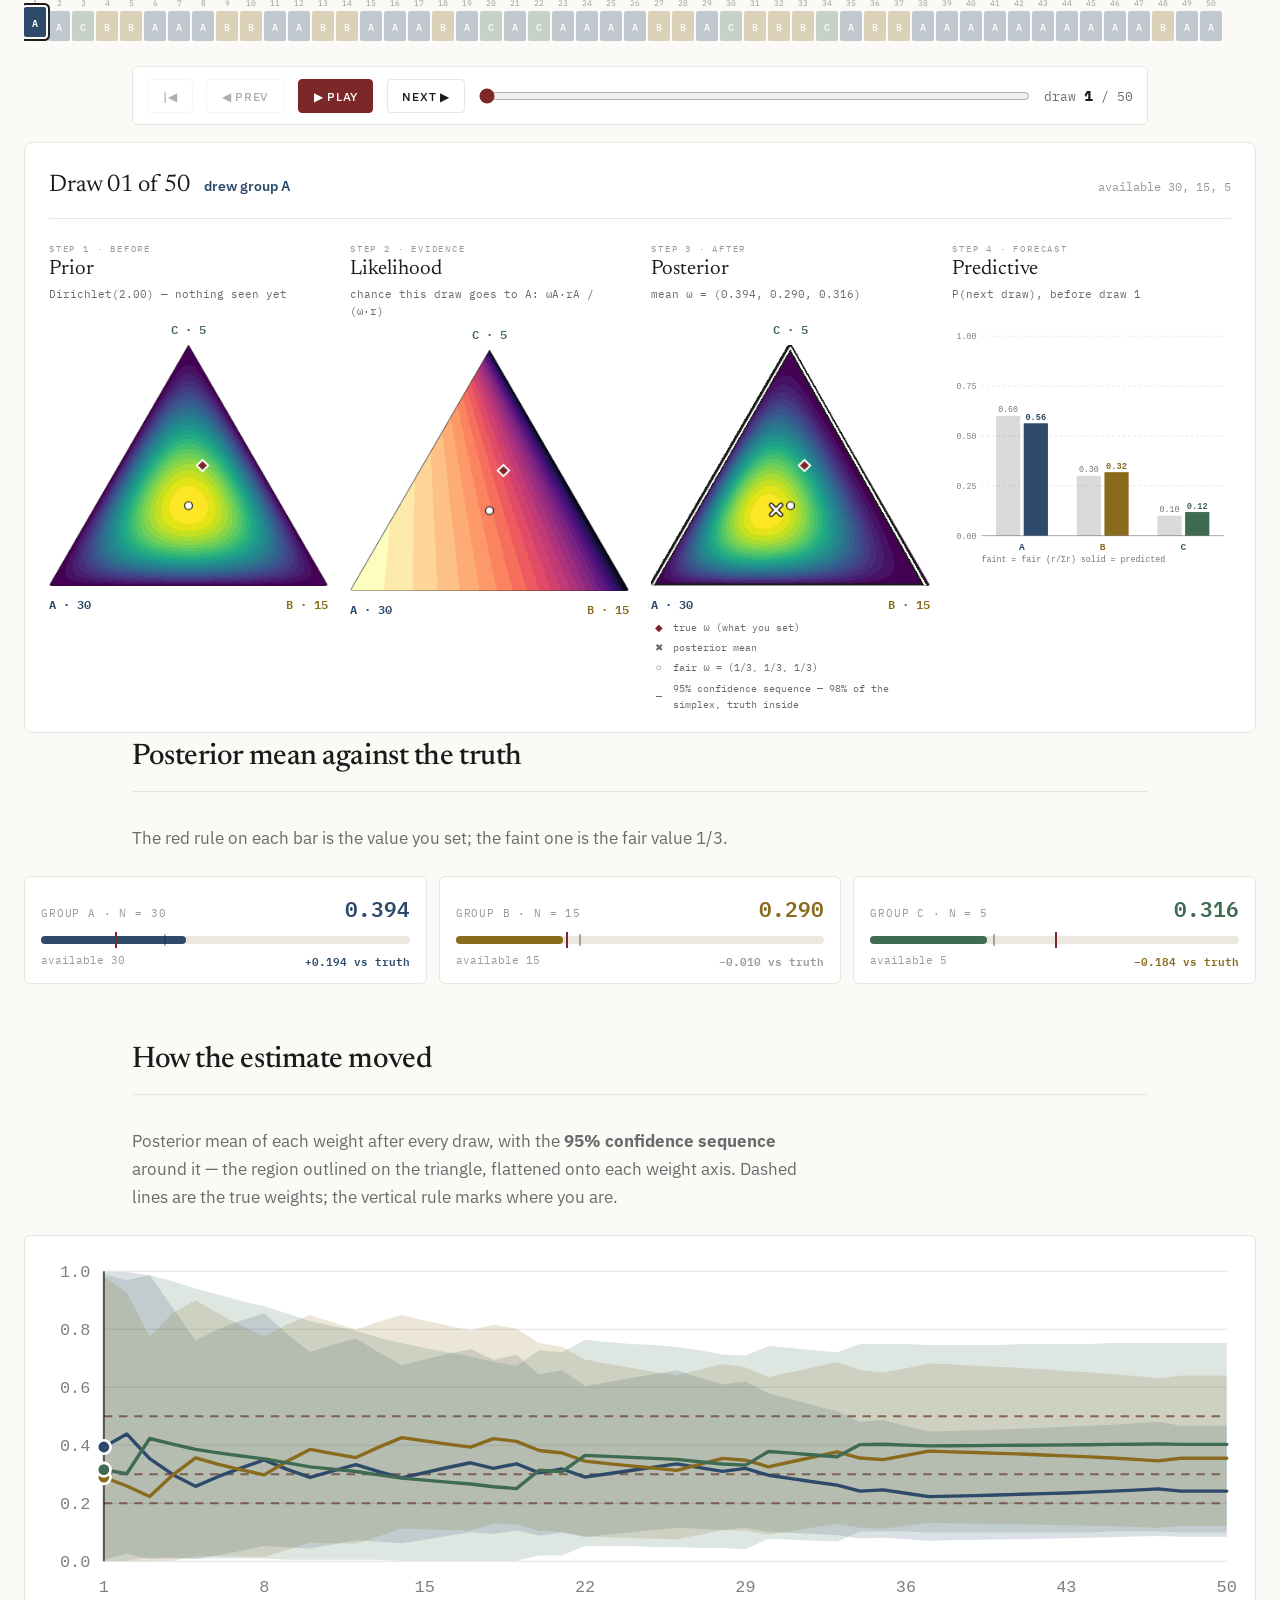
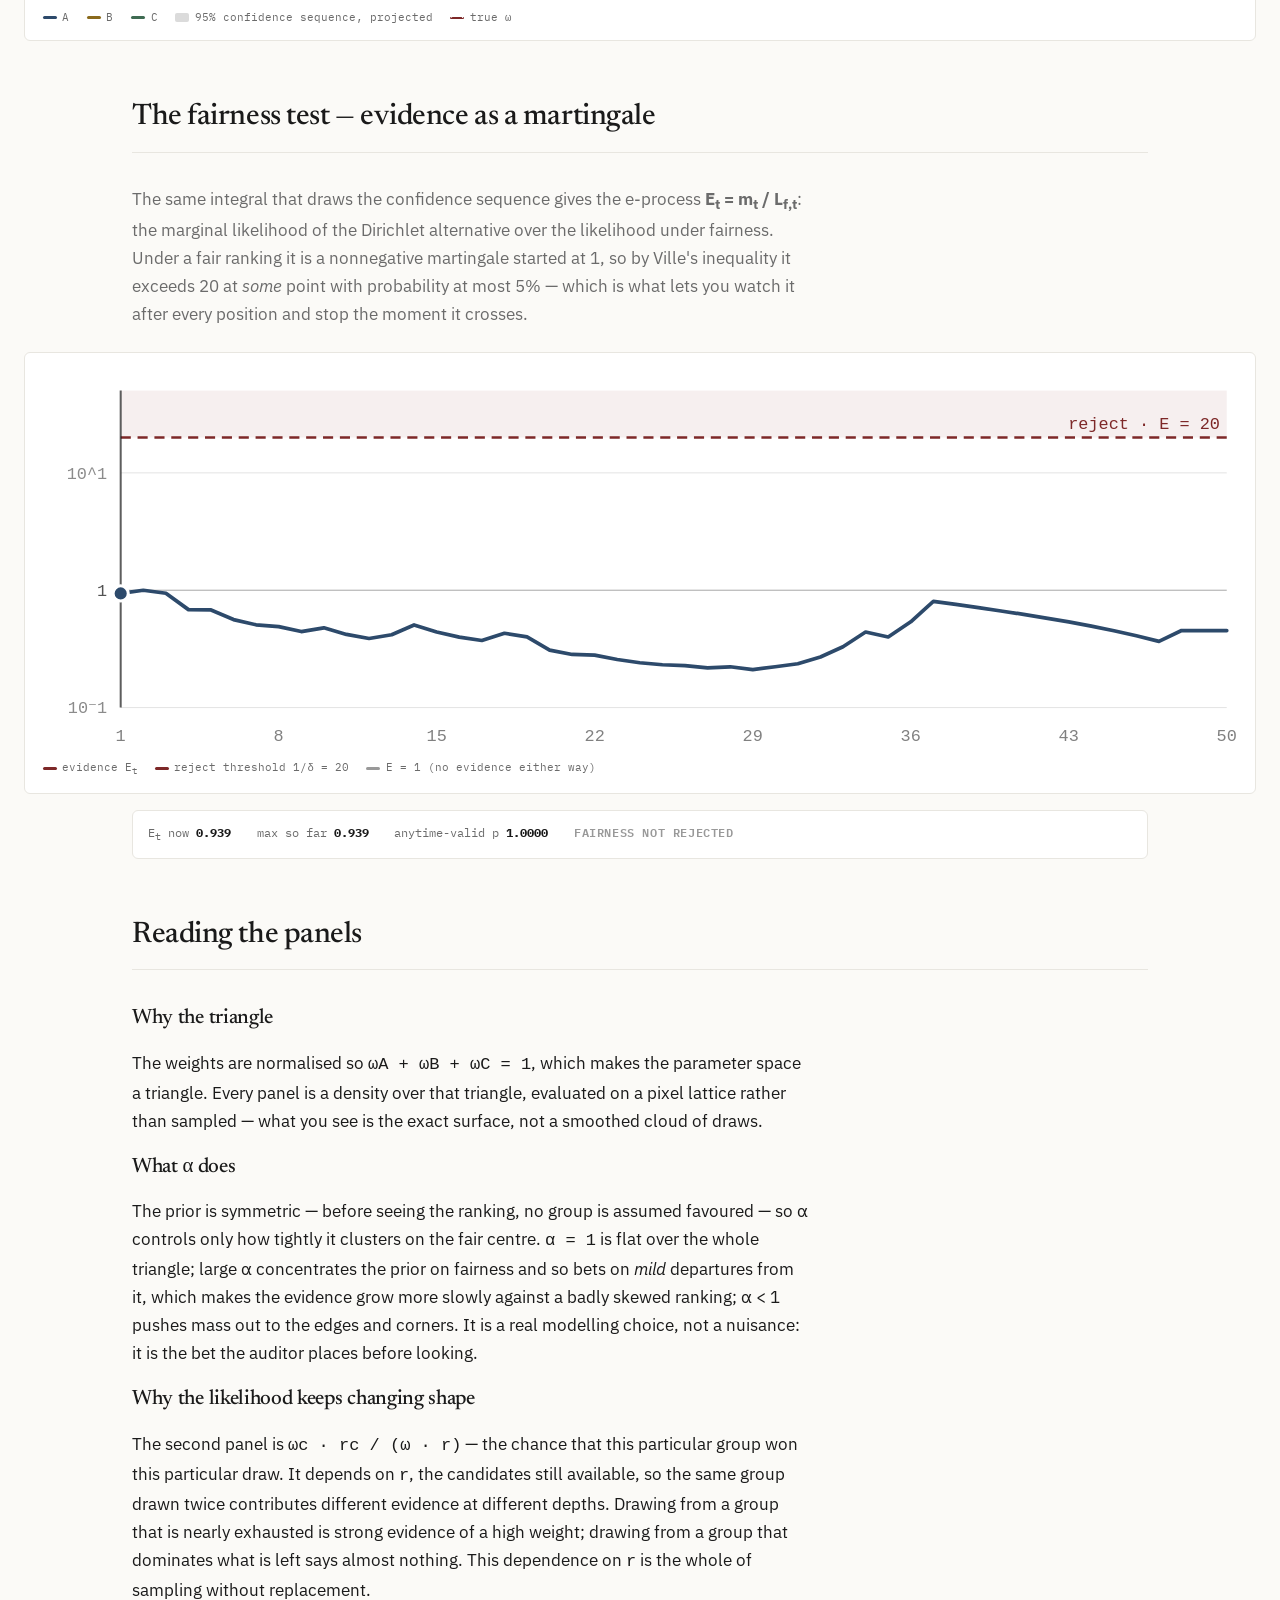
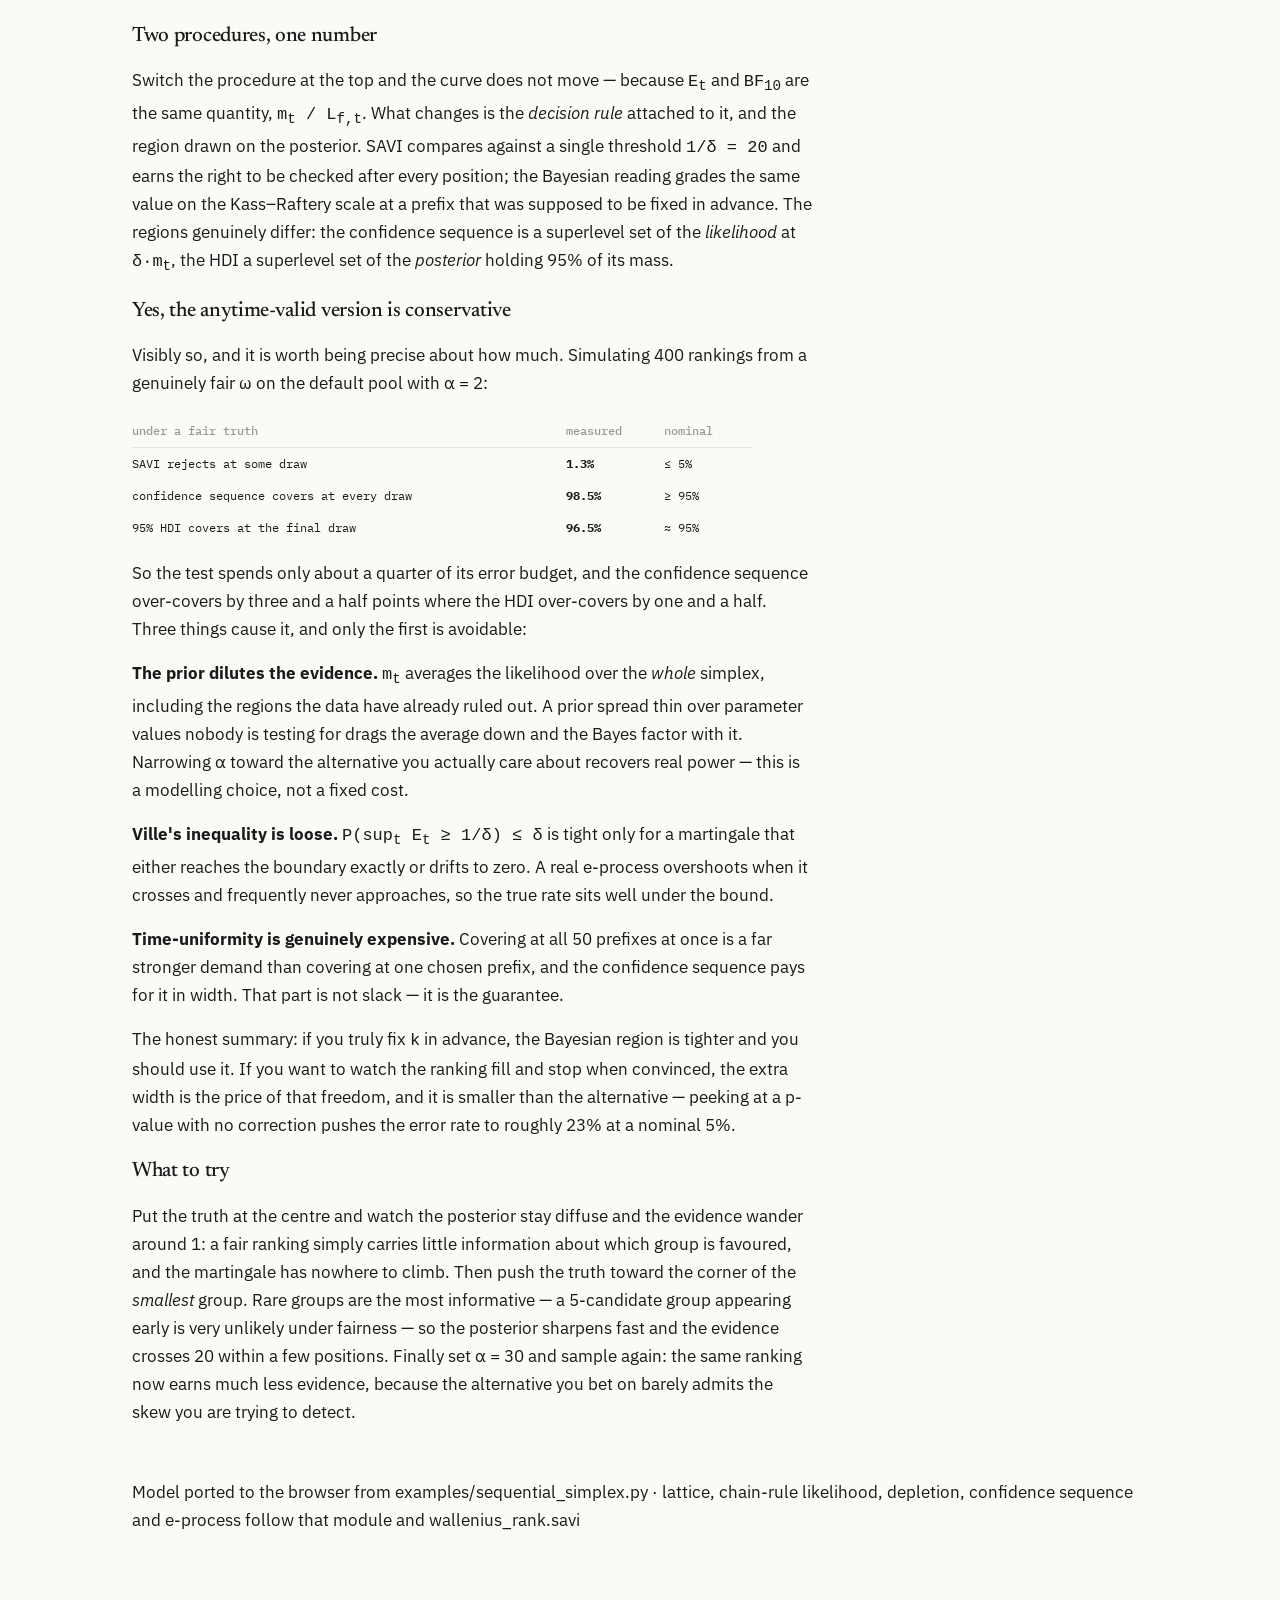
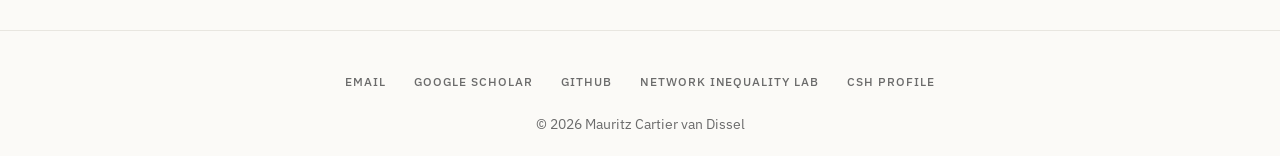
<file: research/fairness-rankings/simplex-demo/index.html>
<!DOCTYPE html>
<html lang="en">
<head>
  <meta charset="UTF-8" />
  <meta name="viewport" content="width=device-width, initial-scale=1.0" />
  <title>Sequential Bayesian updating on the simplex — Mauritz Cartier van Dissel</title>
  <meta name="description" content="An interactive demo of Bayesian inference for ranking fairness: choose the true group weights, sample a ranking, and watch the posterior concentrate draw by draw." />

  <link rel="preconnect" href="https://fonts.googleapis.com">
  <link rel="preconnect" href="https://fonts.gstatic.com" crossorigin>
  <link href="https://fonts.googleapis.com/css2?family=Newsreader:ital,wght@0,400;0,500;0,600;1,400&family=IBM+Plex+Sans:wght@400;500;600&family=IBM+Plex+Mono:wght@400;500;600&display=swap" rel="stylesheet">

  <link rel="stylesheet" href="/style.css" />
  <style>
  /* ============================================================
     Interactive simplex demo — layered on top of the shared
     stylesheet. Only the demo's own components are styled here;
     nav, headings, links and footer come from /style.css.
     ============================================================ */
  .demo {
    --g0: #2d4a6b;  --g1: #8a6a1c;  --g2: #3f6b52;
    --truth: #7d2828;
    --surface: #ffffff;
    --sand: #f3ede2;
    --evid: var(--accent-2);
    --mono: 'IBM Plex Mono', ui-monospace, Consolas, monospace;

    /* Aliases for the names the ported script still writes into inline SVG and canvas
       attributes. Cheaper and safer than rewriting those call sites. */
    --grpA: var(--g0);  --grpB: var(--g1);  --grpC: var(--g2);
    --alarm: var(--truth);
    --panel: var(--surface);
    --ink-3: var(--text-soft);
  }
  .demo section { margin-bottom: 3.25rem; }
  .demo .sub { color: var(--text-muted); margin-bottom: 1.5rem; }

  /* --- break the wide instrument out past the 1080px prose column --- */
  .demo .wide {
    width: min(1280px, calc(100vw - 3rem));
    margin-left: 50%;
    transform: translateX(-50%);
  }

  /* ---------- setup ---------- */
  .demo .setup-grid {
    display: grid; grid-template-columns: minmax(250px, 310px) 1fr; gap: 2rem;
    align-items: start; background: var(--sand);
    border: 1px solid var(--border); border-radius: 8px; padding: 1.75rem;
  }
  @media (max-width: 820px) { .demo .setup-grid { grid-template-columns: 1fr; } }
  .demo .picker-wrap { display: flex; flex-direction: column; gap: 0.6rem; }
  .demo #picker {
    width: 100%; height: auto; cursor: crosshair; border-radius: 4px;
    background: var(--surface); border: 1px solid var(--border); touch-action: none;
  }
  .demo #picker:focus-visible { outline: 2px solid var(--accent-2); outline-offset: 3px; }
  .demo .hint {
    font-size: 0.78rem; color: var(--text-soft); text-align: center; margin: 0; max-width: none;
  }

  .demo .fields { display: flex; flex-direction: column; gap: 1.35rem; }
  .demo .field { display: flex; flex-direction: column; gap: 0.5rem; }
  .demo .field > label {
    font-size: 0.72rem; letter-spacing: 0.12em; text-transform: uppercase; color: var(--text-soft);
  }
  .demo .orow {
    display: grid; grid-template-columns: 42px 1fr 54px; gap: 0.75rem; align-items: center;
    font-family: var(--mono); font-size: 0.8rem;
  }
  .demo .orow .tag { font-weight: 600; }
  .demo .orow[data-g="0"] .tag { color: var(--g0); }
  .demo .orow[data-g="1"] .tag { color: var(--g1); }
  .demo .orow[data-g="2"] .tag { color: var(--g2); }
  .demo .orow[data-g="0"] input[type=range] { accent-color: var(--g0); }
  .demo .orow[data-g="1"] input[type=range] { accent-color: var(--g1); }
  .demo .orow[data-g="2"] input[type=range] { accent-color: var(--g2); }
  .demo .num { font-variant-numeric: tabular-nums; text-align: right; color: var(--text); }
  .demo input[type=range] { width: 100%; accent-color: var(--accent); }

  .demo .alpha-block {
    display: grid; grid-template-columns: 1fr 124px; gap: 1rem; align-items: center;
    border: 1px solid var(--border); border-radius: 6px; padding: 0.85rem 1rem;
    background: var(--surface);
  }
  @media (max-width: 540px) { .demo .alpha-block { grid-template-columns: 1fr; } }
  .demo .arow {
    display: grid; grid-template-columns: 1fr 54px; gap: 0.75rem; align-items: center;
    font-family: var(--mono); font-size: 0.8rem;
  }
  .demo .alpha-note, .demo .mode-note {
    font-size: 0.75rem; color: var(--text-soft); margin: 0.5rem 0 0; line-height: 1.5;
    max-width: none;
  }
  .demo #priorPrev {
    width: 100%; height: auto; border-radius: 3px; background: var(--surface);
    border: 1px solid var(--border);
  }
  .demo .prev-cap {
    font-size: 0.64rem; letter-spacing: 0.1em; text-transform: uppercase; color: var(--text-soft);
    text-align: center; margin: 0.35rem 0 0; max-width: none;
  }

  .demo .segmented {
    display: flex; border: 1px solid var(--border); border-radius: 6px; overflow: hidden;
    background: var(--surface);
  }
  .demo .segmented button {
    flex: 1 1 0; padding: 0.65rem 0.75rem; border: 0; cursor: pointer;
    background: transparent; color: var(--text-muted);
    font-family: 'IBM Plex Sans', sans-serif; font-size: 0.72rem;
    letter-spacing: 0.08em; text-transform: uppercase; font-weight: 500;
    border-right: 1px solid var(--border); transition: background 0.15s ease, color 0.15s ease;
  }
  .demo .segmented button:last-child { border-right: 0; }
  .demo .segmented button[aria-pressed="true"] {
    background: var(--accent); color: #fff; font-weight: 600;
  }
  .demo .segmented button:focus-visible { outline: 2px solid var(--accent-2); outline-offset: -3px; }

  .demo .inline { display: flex; gap: 0.9rem; flex-wrap: wrap; }
  .demo .inline .field { flex: 1 1 88px; }
  .demo input[type=number] {
    font-family: var(--mono); font-size: 0.85rem; padding: 0.45rem 0.55rem;
    border: 1px solid var(--border); border-radius: 4px; background: var(--surface);
    color: var(--text); width: 100%;
  }
  .demo input:focus-visible { outline: 2px solid var(--accent-2); outline-offset: 1px; }
  .demo .actions { display: flex; gap: 0.75rem; flex-wrap: wrap; align-items: center; }

  .demo button.ctl {
    font-family: 'IBM Plex Sans', sans-serif; font-size: 0.78rem;
    letter-spacing: 0.06em; text-transform: uppercase; font-weight: 500;
    padding: 0.5rem 0.9rem; border: 1px solid var(--border); border-radius: 4px;
    background: var(--surface); color: var(--text); cursor: pointer;
    transition: border-color 0.15s ease, color 0.15s ease;
  }
  .demo button.ctl:hover { border-color: var(--accent); color: var(--accent); }
  .demo button.ctl:focus-visible { outline: 2px solid var(--accent-2); outline-offset: 2px; }
  .demo button.ctl[disabled] { opacity: 0.35; cursor: not-allowed; }
  .demo button.ctl.primary { background: var(--accent); border-color: var(--accent); color: #fff; }
  .demo button.ctl.primary:hover { color: #fff; opacity: 0.88; }
  .demo .status { font-size: 0.75rem; color: var(--text-soft); font-family: var(--mono); }

  /* ---------- ranking tape ---------- */
  .demo .tape-scroll { overflow-x: auto; padding-bottom: 0.35rem; }
  .demo .tape { display: flex; gap: 2px; min-width: max-content; }
  .demo .cell {
    border: 0; padding: 0; cursor: pointer; background: none;
    display: flex; flex-direction: column; align-items: center; gap: 3px;
    font-family: var(--mono);
  }
  .demo .cell .rank { font-size: 0.53rem; color: var(--text-soft); font-variant-numeric: tabular-nums; }
  .demo .cell .chip {
    width: 100%; height: 30px; border-radius: 2px; display: grid; place-items: center;
    color: #fff; font-size: 0.63rem; font-weight: 600; opacity: 0.28;
    transition: opacity 0.12s ease, transform 0.12s ease;
  }
  .demo .cell[data-g="0"] .chip { background: var(--g0); }
  .demo .cell[data-g="1"] .chip { background: var(--g1); }
  .demo .cell[data-g="2"] .chip { background: var(--g2); }
  .demo .cell.seen .chip { opacity: 0.92; }
  .demo .cell.now .chip {
    opacity: 1; transform: translateY(-4px);
    box-shadow: 0 0 0 2px var(--bg), 0 0 0 4px var(--text);
  }
  .demo .cell:focus-visible { outline: 2px solid var(--accent-2); outline-offset: 2px; border-radius: 3px; }

  .demo .controls {
    display: flex; align-items: center; gap: 0.85rem; flex-wrap: wrap;
    margin-top: 1.25rem; padding: 0.7rem 0.9rem; background: var(--surface);
    border: 1px solid var(--border); border-radius: 6px;
  }
  .demo #slider { flex: 1 1 200px; min-width: 150px; }
  .demo .counter {
    font-family: var(--mono); font-size: 0.8rem; font-variant-numeric: tabular-nums;
    color: var(--text-muted); white-space: nowrap;
  }
  .demo .counter b { color: var(--text); font-size: 0.95rem; }

  /* ---------- the four panels ---------- */
  .demo .frame {
    margin-top: 1.1rem; background: var(--surface); border: 1px solid var(--border);
    border-radius: 8px; padding: 1.4rem 1.5rem 1.1rem;
  }
  .demo .frame-head {
    display: flex; align-items: baseline; gap: 0.9rem; flex-wrap: wrap;
    padding-bottom: 0.8rem; border-bottom: 1px solid var(--border); margin-bottom: 1.4rem;
  }
  .demo .frame-head .big { font-family: 'Newsreader', serif; font-size: 1.5rem; }
  .demo .frame-head .drew { font-size: 0.9rem; font-weight: 600; }
  .demo .frame-head .spacer { flex: 1; }
  .demo .frame-head .avail { font-family: var(--mono); font-size: 0.72rem; color: var(--text-soft); }
  .demo .panels { display: grid; grid-template-columns: repeat(4, 1fr); gap: 1.4rem; }
  @media (max-width: 1100px) { .demo .panels { grid-template-columns: repeat(2, 1fr); } }
  @media (max-width: 560px) { .demo .panels { grid-template-columns: 1fr; } }
  .demo .panel .step {
    font-family: var(--mono); font-size: 0.56rem; letter-spacing: 0.2em;
    text-transform: uppercase; color: var(--text-soft);
  }
  .demo .panel .ttl {
    font-family: 'Newsreader', serif; font-size: 1.3rem; line-height: 1.2; margin: 0.1rem 0 0.2rem;
  }
  .demo .panel .cap {
    font-family: var(--mono); font-size: 0.66rem; color: var(--text-muted);
    min-height: 2.8em; margin: 0 0 0.5rem; font-variant-numeric: tabular-nums; max-width: none;
  }
  .demo .panel canvas, .demo .panel svg { display: block; width: 100%; height: auto; border-radius: 3px; }

  /* Vertex labels sit outside the canvas: drawn inside they land on the dark end of viridis
     and disappear. The triangle fills its canvas exactly, so its corners are the box corners. */
  .demo .tri { position: relative; padding: 1.25em 0 1.45em; }
  .demo .tri canvas { display: block; width: 100%; height: auto; }
  .demo .tri .v {
    position: absolute; font-family: var(--mono); font-size: 0.72rem; font-weight: 600;
    line-height: 1; white-space: nowrap;
  }
  .demo .tri .v[data-g="0"] { color: var(--g0); bottom: 0; left: 0; }
  .demo .tri .v[data-g="1"] { color: var(--g1); bottom: 0; right: 0; }
  .demo .tri .v[data-g="2"] { color: var(--g2); top: 0; left: 50%; transform: translateX(-50%); }
  .demo .tri.mini { padding: 1em 0 1.1em; }
  .demo .tri.mini .v { font-size: 0.62rem; }
  .demo .key {
    font-family: var(--mono); font-size: 0.64rem; color: var(--text-muted);
    margin-top: 0.6rem; display: flex; flex-direction: column; gap: 0.2rem;
  }
  .demo .key span { display: flex; align-items: center; gap: 0.45rem; }
  .demo .key .gl { width: 15px; text-align: center; flex: none; font-style: normal; }

  /* ---------- readout tiles ---------- */
  .demo .tiles {
    display: grid; grid-template-columns: repeat(auto-fit, minmax(215px, 1fr));
    gap: 0.75rem; margin-top: 1rem;
  }
  .demo .tile {
    background: var(--surface); border: 1px solid var(--border); border-radius: 6px;
    padding: 0.85rem 1rem;
  }
  .demo .tile .head { display: flex; align-items: baseline; justify-content: space-between; gap: 0.6rem; }
  .demo .tile .name {
    font-family: var(--mono); font-size: 0.66rem; letter-spacing: 0.08em;
    text-transform: uppercase; color: var(--text-soft);
  }
  .demo .tile .val {
    font-family: var(--mono); font-size: 1.3rem; font-variant-numeric: tabular-nums; font-weight: 600;
  }
  .demo .tile[data-g="0"] .val { color: var(--g0); }
  .demo .tile[data-g="1"] .val { color: var(--g1); }
  .demo .tile[data-g="2"] .val { color: var(--g2); }
  .demo .bar {
    position: relative; height: 8px; border-radius: 4px; background: #ece8df; margin: 0.65rem 0 0.5rem;
  }
  .demo .bar .fill { position: absolute; top: 0; bottom: 0; left: 0; border-radius: 4px; transition: width 0.16s ease; }
  .demo .tile[data-g="0"] .fill { background: var(--g0); }
  .demo .tile[data-g="1"] .fill { background: var(--g1); }
  .demo .tile[data-g="2"] .fill { background: var(--g2); }
  .demo .bar .truth { position: absolute; top: -4px; bottom: -4px; width: 2px; background: var(--truth); }
  .demo .bar .fair { position: absolute; top: -2px; bottom: -2px; width: 2px; background: var(--text); opacity: 0.35; }
  .demo .tile .foot {
    font-family: var(--mono); font-size: 0.66rem; color: var(--text-soft);
    font-variant-numeric: tabular-nums; display: flex; justify-content: space-between; gap: 0.5rem;
  }
  .demo .verdict { font-weight: 600; }
  .demo .verdict.up { color: var(--g0); }
  .demo .verdict.down { color: var(--g1); }
  .demo .verdict.flat { color: var(--text-soft); }

  /* ---------- charts ---------- */
  .demo .chart {
    background: var(--surface); border: 1px solid var(--border); border-radius: 6px;
    padding: 0.9rem 0.5rem 0.4rem; margin-top: 1rem; overflow-x: auto;
  }
  .demo .chart svg { display: block; width: 100%; min-width: 600px; height: auto; }
  .demo .legend {
    display: flex; gap: 1.1rem; flex-wrap: wrap; padding: 0.25rem 0.6rem 0.5rem;
    font-family: var(--mono); font-size: 0.66rem; color: var(--text-muted);
  }
  .demo .legend i {
    display: inline-block; width: 14px; height: 3px; border-radius: 2px;
    margin-right: 0.35rem; vertical-align: middle;
  }
  .demo .legend i.dash { background: none; border-top: 2px dashed var(--truth); height: 0; }
  .demo .legend i.alarm { background: var(--truth); }

  .demo .readout {
    display: flex; flex-wrap: wrap; gap: 0.6rem 1.6rem; padding: 0.75rem 0.95rem; margin-top: 1rem;
    background: var(--surface); border: 1px solid var(--border); border-radius: 6px;
    font-family: var(--mono); font-size: 0.75rem; color: var(--text-muted);
    font-variant-numeric: tabular-nums;
  }
  .demo .readout b { color: var(--text); }
  .demo .readout.reject { border-color: var(--truth); background: #fbf2f2; }
  .demo .readout .flag { font-weight: 600; letter-spacing: 0.05em; text-transform: uppercase; }
  .demo .readout .flag.no { color: var(--text-soft); }
  .demo .readout .flag.yes { color: var(--truth); }

  .demo table.calib {
    width: 100%; max-width: 620px; border-collapse: collapse;
    font-family: var(--mono); font-size: 0.78rem; margin-bottom: 1rem;
  }
  .demo table.calib th {
    text-align: left; font-weight: 500; color: var(--text-soft);
    border-bottom: 1px solid var(--border); padding: 0.4rem 0.6rem 0.4rem 0;
  }
  .demo table.calib td { padding: 0.35rem 0.6rem 0.35rem 0; }

  @media (prefers-reduced-motion: reduce) { .demo * { transition: none !important; } }
  </style>
</head>
<body>

  <nav class="site-nav">
    <div class="inner">
      <a href="/" class="brand">Mauritz Cartier van Dissel</a>
      <ul>
        <li><a href="/">About</a></li>
        <li><a href="/research/" class="current">Research</a></li>
        <li><a href="/#publications">Publications</a></li>
        <li><a href="/CV.pdf">CV</a></li>
        <li><a href="/#contact">Contact</a></li>
      </ul>
    </div>
  </nav>

  <main class="demo">

    <a href="/research/fairness-rankings/" class="back-link">&larr; Fairness in rankings</a>

    <header class="project-header">
      <div class="eyebrow">Interactive demo &middot; Bayesian inference</div>
      <h1>Watching a posterior concentrate, one rank position at a time</h1>
      <p class="lede">
        Set the true selection weights and the prior, draw a ranking from them, then step through
        it. Every frame is a single draw &mdash; and the truth is marked on every panel, so you can
        watch the estimate find it, or fail to.
      </p>
    </header>
<section>
    <h2>Choose the truth and the prior</h2>
    <p class="sub">Click anywhere in the triangle to place the true &omega;, or use the sliders.
      Each corner is &ldquo;this group takes everything&rdquo;; the hollow dot at the centre is
      the fair weighting, where group membership has no effect on rank.</p>

    <div class="setup-grid">
      <div class="picker-wrap">
        <div class="tri">
          <span class="v" data-g="2">C</span>
          <span class="v" data-g="0">A</span>
          <span class="v" data-g="1">B</span>
          <canvas id="picker" width="320" height="277" tabindex="0"
                aria-label="Pick the true omega on the simplex"></canvas>
        </div>
        <p class="hint">drag the diamond &mdash; arrow keys nudge it</p>
      </div>

      <div class="fields">
        <div class="field">
          <label>True weights &omega; (normalised to sum to 1)</label>
          <div id="orows" style="display:flex;flex-direction:column;gap:9px"></div>
        </div>

        <div class="field">
          <label for="alphaRange">Prior concentration &alpha; &mdash; Dirichlet(&alpha;, &alpha;, &alpha;)</label>
          <div class="alpha-block">
            <div>
              <div class="arow">
                <input type="range" id="alphaRange" min="10" max="3000" step="1" value="200"
                       aria-label="Prior concentration alpha" />
                <span class="num" id="alphaNum">2.00</span>
              </div>
              <p class="alpha-note" id="alphaNote"></p>
            </div>
            <div>
              <div class="tri mini">
                <span class="v" data-g="2">C</span>
                <span class="v" data-g="0">A</span>
                <span class="v" data-g="1">B</span>
                <canvas id="priorPrev" width="132" height="114"
                      aria-label="The prior density this alpha produces"></canvas>
              </div>
              <p class="prev-cap">prior &pi;(&omega;) vs average</p>
            </div>
          </div>
        </div>

        <div class="field">
          <label>Procedure</label>
          <div class="segmented" role="group" aria-label="Inference procedure">
            <button type="button" id="modeSavi" aria-pressed="true">SAVI &mdash; anytime-valid</button>
            <button type="button" id="modeBayes" aria-pressed="false">Bayesian &mdash; fixed k</button>
          </div>
          <p class="mode-note" id="modeNote"></p>
        </div>

        <div class="inline">
          <div class="field"><label for="nA">Pool A</label>
            <input type="number" id="nA" min="1" max="200" step="1" value="30" /></div>
          <div class="field"><label for="nB">Pool B</label>
            <input type="number" id="nB" min="1" max="200" step="1" value="15" /></div>
          <div class="field"><label for="nC">Pool C</label>
            <input type="number" id="nC" min="1" max="200" step="1" value="5" /></div>
          <div class="field"><label for="seed">Seed</label>
            <input type="number" id="seed" min="0" max="999999" step="1" value="7" /></div>
        </div>

        <div class="actions">
          <button class="ctl primary" id="sample" type="button">Sample a ranking</button>
          <button class="ctl" id="reseed" type="button">New seed &amp; resample</button>
          <span class="status" id="status"></span>
        </div>
      </div>
    </div>
  </section>

  <section id="results" hidden>
    <h2>The sampled ranking</h2>
    <p class="sub">Every position in rank order, coloured by group. Filled cells have been
      observed; the outlined one is the current draw. Click any position to jump to it.</p>
    <div class="tape-scroll wide"><div class="tape" id="tape"></div></div>

    <div class="controls">
      <button class="ctl" id="first" type="button">&#124;&#9664;</button>
      <button class="ctl" id="prev" type="button">&#9664; Prev</button>
      <button class="ctl primary" id="play" type="button">&#9654; Play</button>
      <button class="ctl" id="next" type="button">Next &#9654;</button>
      <input type="range" id="slider" min="1" max="50" value="1" step="1" aria-label="Rank position" />
      <span class="counter">draw <b id="counter">1</b> / <span id="total">50</span></span>
    </div>

    <div class="frame wide">
      <div class="frame-head">
        <span class="big" id="fhDraw">Draw 01</span>
        <span class="drew" id="fhDrew">drew group A</span>
        <span class="spacer"></span>
        <span class="avail" id="fhAvail">available 30, 15, 5</span>
      </div>

      <div class="panels">
        <div class="panel">
          <div class="step">step 1 &middot; before</div>
          <div class="ttl">Prior</div>
          <p class="cap" id="capPrior">belief carried into this draw</p>
          <div class="tri">
            <span class="v" data-g="2">C</span>
            <span class="v" data-g="0">A</span>
            <span class="v" data-g="1">B</span>
            <canvas id="cvPrior" width="320" height="277"></canvas>
          </div>
        </div>
        <div class="panel">
          <div class="step">step 2 &middot; evidence</div>
          <div class="ttl">Likelihood</div>
          <p class="cap" id="capLik">&omega;c&middot;rc / (&omega;&middot;r)</p>
          <div class="tri">
            <span class="v" data-g="2">C</span>
            <span class="v" data-g="0">A</span>
            <span class="v" data-g="1">B</span>
            <canvas id="cvLik" width="320" height="277"></canvas>
          </div>
        </div>
        <div class="panel">
          <div class="step">step 3 &middot; after</div>
          <div class="ttl">Posterior</div>
          <p class="cap" id="capPost">mean &omega;</p>
          <div class="tri">
            <span class="v" data-g="2">C</span>
            <span class="v" data-g="0">A</span>
            <span class="v" data-g="1">B</span>
            <canvas id="cvPost" width="320" height="277"></canvas>
          </div>
          <div class="key">
            <span><i class="gl" style="color:var(--truth)">&#9670;</i> true &omega; (what you set)</span>
            <span><i class="gl">&#10006;</i> posterior mean</span>
            <span><i class="gl">&#9675;</i> fair &omega; = (1/3, 1/3, 1/3)</span>
            <span id="keyCS"><i class="gl">&mdash;</i> 95% confidence sequence</span>
          </div>
        </div>
        <div class="panel">
          <div class="step">step 4 &middot; forecast</div>
          <div class="ttl">Predictive</div>
          <p class="cap" id="capPred">P(next draw)</p>
          <svg id="svPred" viewBox="0 0 320 277" role="img"
               aria-label="Predicted probability of each group winning the next draw"></svg>
        </div>
      </div>
    </div>

    <section>
      <h2>Posterior mean against the truth</h2>
      <p class="sub">The red rule on each bar is the value you set; the faint one is the fair
        value 1/3.</p>
      <div class="tiles wide" id="tiles"></div>
    </section>

    <section>
      <h2>How the estimate moved</h2>
      <p class="sub" id="trajSub"></p>
      <div class="chart wide">
        <svg id="traj" viewBox="0 0 720 210" role="img"
             aria-label="Posterior mean of each group weight across the ranking, with an
                         uncertainty band"></svg>
        <div class="legend" id="trajLegend"></div>
      </div>
    </section>

    <section>
      <h2 id="evidHead">The fairness test &mdash; evidence as a martingale</h2>
      <p class="sub" id="evidSub"></p>
      <div class="chart wide">
        <svg id="evid" viewBox="0 0 720 230" role="img"
             aria-label="Evidence process across the ranking, on a log scale"></svg>
        <div class="legend" id="evidLegend"></div>
      </div>
      <div class="readout" id="evidOut"></div>
    </section>
  </section>

  <section class="prose">
    <h2>Reading the panels</h2>
    <h3>Why the triangle</h3>
    <p>The weights are normalised so <code>&omega;A + &omega;B + &omega;C = 1</code>, which makes
      the parameter space a triangle. Every panel is a density over that triangle, evaluated on a
      pixel lattice rather than sampled &mdash; what you see is the exact surface, not a smoothed
      cloud of draws.</p>
    <h3>What &alpha; does</h3>
    <p>The prior is symmetric &mdash; before seeing the ranking, no group is assumed favoured
      &mdash; so &alpha; controls only how tightly it clusters on the fair centre.
      <code>&alpha; = 1</code> is flat over the whole triangle; large &alpha; concentrates the
      prior on fairness and so bets on <em>mild</em> departures from it, which makes the evidence
      grow more slowly against a badly skewed ranking; &alpha; &lt; 1 pushes mass out to the edges
      and corners. It is a real modelling choice, not a nuisance: it is the bet the auditor places
      before looking.</p>
    <h3>Why the likelihood keeps changing shape</h3>
    <p>The second panel is <code>&omega;c &middot; rc / (&omega; &middot; r)</code> &mdash; the
      chance that this particular group won this particular draw. It depends on <code>r</code>,
      the candidates still available, so the same group drawn twice contributes different evidence
      at different depths. Drawing from a group that is nearly exhausted is strong evidence of a
      high weight; drawing from a group that dominates what is left says almost nothing. This
      dependence on <code>r</code> is the whole of sampling without replacement.</p>
    <h3>Two procedures, one number</h3>
    <p>Switch the procedure at the top and the curve does not move &mdash; because
      <code>E<sub>t</sub></code> and <code>BF<sub>10</sub></code> are the same quantity,
      <code>m<sub>t</sub> / L<sub>f,t</sub></code>. What changes is the <em>decision rule</em>
      attached to it, and the region drawn on the posterior. SAVI compares against a single
      threshold <code>1/&delta; = 20</code> and earns the right to be checked after every
      position; the Bayesian reading grades the same value on the Kass&ndash;Raftery scale at a
      prefix that was supposed to be fixed in advance. The regions genuinely differ: the
      confidence sequence is a superlevel set of the <em>likelihood</em> at
      <code>&delta;&middot;m<sub>t</sub></code>, the HDI a superlevel set of the
      <em>posterior</em> holding 95% of its mass.</p>

    <h3>Yes, the anytime-valid version is conservative</h3>
    <p>Visibly so, and it is worth being precise about how much. Simulating 400 rankings from a
      genuinely fair &omega; on the default pool with &alpha;&nbsp;=&nbsp;2:</p>
    <table class="calib">
      <tr>
        <th>under a fair truth</th>
        <th>measured</th>
        <th>nominal</th></tr>
      <tr><td>SAVI rejects at some draw</td>
          <td><b>1.3%</b></td><td>&le; 5%</td></tr>
      <tr><td>confidence sequence covers at every draw</td>
          <td><b>98.5%</b></td><td>&ge; 95%</td></tr>
      <tr><td>95% HDI covers at the final draw</td>
          <td><b>96.5%</b></td><td>&asymp; 95%</td></tr>
    </table>
    <p>So the test spends only about a quarter of its error budget, and the confidence sequence
      over-covers by three and a half points where the HDI over-covers by one and a half. Three
      things cause it, and only the first is avoidable:</p>
    <p><b>The prior dilutes the evidence.</b> <code>m<sub>t</sub></code> averages the likelihood
      over the <em>whole</em> simplex, including the regions the data have already ruled out. A
      prior spread thin over parameter values nobody is testing for drags the average down and the
      Bayes factor with it. Narrowing &alpha; toward the alternative you actually care about
      recovers real power &mdash; this is a modelling choice, not a fixed cost.</p>
    <p><b>Ville's inequality is loose.</b> <code>P(sup<sub>t</sub> E<sub>t</sub> &ge; 1/&delta;)
      &le; &delta;</code> is tight only for a martingale that either reaches the boundary exactly
      or drifts to zero. A real e-process overshoots when it crosses and frequently never
      approaches, so the true rate sits well under the bound.</p>
    <p><b>Time-uniformity is genuinely expensive.</b> Covering at all 50 prefixes at once is a
      far stronger demand than covering at one chosen prefix, and the confidence sequence pays
      for it in width. That part is not slack &mdash; it is the guarantee.</p>
    <p>The honest summary: if you truly fix <code>k</code> in advance, the Bayesian region is
      tighter and you should use it. If you want to watch the ranking fill and stop when
      convinced, the extra width is the price of that freedom, and it is smaller than the
      alternative &mdash; peeking at a p-value with no correction pushes the error rate to
      roughly 23% at a nominal 5%.</p>
    <h3>What to try</h3>
    <p>Put the truth at the centre and watch the posterior stay diffuse and the evidence wander
      around 1: a fair ranking simply carries little information about which group is favoured, and
      the martingale has nowhere to climb. Then push the truth toward the corner of the
      <em>smallest</em> group. Rare groups are the most informative &mdash; a 5-candidate group
      appearing early is very unlikely under fairness &mdash; so the posterior sharpens fast and
      the evidence crosses 20 within a few positions. Finally set &alpha; = 30 and sample again:
      the same ranking now earns much less evidence, because the alternative you bet on barely
      admits the skew you are trying to detect.</p>
  </section>

  <footer>
    Model ported to the browser from examples/sequential_simplex.py &middot; lattice, chain-rule
    likelihood, depletion, confidence sequence and e-process follow that module and
    wallenius_rank.savi
  </footer>

<script>
"use strict";
const SQ32 = Math.sqrt(3) / 2;
const GROUPS = ["A", "B", "C"];
const GCSS = ["--grpA", "--grpB", "--grpC"];
const DELTA = 0.05;

/* ===== colour ramps ========================================================
   viridis and magma, sampled at the 24 levels matplotlib's tricontourf used in
   sequential_simplex.plot_simplex_field, and applied as 24 discrete bands so the panels keep
   the banded contour reading of the original figures rather than a continuous wash. */
const VIRIDIS = ["#440154", "#471164", "#482071", "#472e7c", "#443b84", "#3f4889", "#3a548c",
  "#34608d", "#2f6c8e", "#2a768e", "#26818e", "#228b8d", "#1f958b", "#1fa088", "#24aa83",
  "#2fb47c", "#42be71", "#58c765", "#70cf57", "#8bd646", "#a8db34", "#c5e021", "#e2e418", "#fde725"];
const MAGMA = ["#000004", "#060518", "#110c2f", "#1e1149", "#2f1163", "#420f75", "#54137d",
  "#651a80", "#782281", "#892881", "#9b2e7f", "#ad347c", "#bf3a77", "#d0416f", "#e04c67",
  "#ed5a5f", "#f66e5c", "#fb835f", "#fd9869", "#feac76", "#fec185", "#fed597", "#fde9aa", "#fcfdbf"];

function hex2rgb(h) {
  return [parseInt(h.slice(1, 3), 16), parseInt(h.slice(3, 5), 16), parseInt(h.slice(5, 7), 16)];
}
function buildBands(stops) {
  const out = new Uint8ClampedArray(stops.length * 3);
  stops.forEach((h, i) => { const c = hex2rgb(h); out[i*3] = c[0]; out[i*3+1] = c[1]; out[i*3+2] = c[2]; });
  return { lut: out, n: stops.length };
}
const BANDS_BELIEF = buildBands(VIRIDIS);
const BANDS_LIK = buildBands(MAGMA);
const cssVar = name => getComputedStyle(document.documentElement).getPropertyValue(name).trim();

/* ===== the pixel lattice over the simplex ================================== */
function buildLattice(w, h) {
  const px = [], b0 = [], b1 = [], b2 = [];
  for (let iy = 0; iy < h; iy++) {
    const y = (1 - (iy + 0.5) / h) * SQ32;
    for (let ix = 0; ix < w; ix++) {
      const x = (ix + 0.5) / w;
      const w2 = y / SQ32, w1 = x - 0.5 * w2, w0 = 1 - w1 - w2;
      if (w0 > 1e-6 && w1 > 1e-6 && w2 > 1e-6) {
        px.push(iy * w + ix); b0.push(w0); b1.push(w1); b2.push(w2);
      }
    }
  }
  return { w, h, px: Int32Array.from(px),
           om: [Float64Array.from(b0), Float64Array.from(b1), Float64Array.from(b2)],
           n: px.length };
}
const CW = 320, CH = Math.round(CW * SQ32);
const LAT = buildLattice(CW, CH);
const LOGOM = LAT.om.map(a => Float64Array.from(a, Math.log));
const LAT_S = buildLattice(132, Math.round(132 * SQ32));

/* ===== barycentric <-> canvas ============================================== */
function toXY(om, w, h) {
  const x = om[1] + 0.5 * om[2], y = SQ32 * om[2];
  return [x * w, (1 - y / SQ32) * h];
}
function fromXY(cx, cy, w, h) {
  const x = cx / w, y = (1 - cy / h) * SQ32;
  const w2 = y / SQ32, w1 = x - 0.5 * w2, w0 = 1 - w1 - w2;
  return [w0, w1, w2];
}
function clampSimplex(om) {
  const c = om.map(v => Math.max(v, 1e-4));
  const s = c[0] + c[1] + c[2];
  return c.map(v => v / s);
}

/* ===== seeded RNG ========================================================== */
function mulberry32(a) {
  return function () {
    a |= 0; a = (a + 0x6D2B79F5) | 0;
    let t = Math.imul(a ^ (a >>> 15), 1 | a);
    t = (t + Math.imul(t ^ (t >>> 7), 61 | t)) ^ t;
    return ((t ^ (t >>> 14)) >>> 0) / 4294967296;
  };
}

/* ===== the model =========================================================== */
function sampleRanking(omega, nVec, seed) {
  const rand = mulberry32(seed), avail = nVec.slice(), out = [];
  let left = avail[0] + avail[1] + avail[2];
  while (left > 0) {
    const wgt = [omega[0] * avail[0], omega[1] * avail[1], omega[2] * avail[2]];
    const tot = wgt[0] + wgt[1] + wgt[2];
    let u = rand() * tot, g = 0;
    for (; g < 2 && u >= wgt[g]; g++) u -= wgt[g];
    out.push(g); avail[g]--; left--;
  }
  return out;
}

/* Cumulative log likelihood after each draw. log pi_t = logPrior0 + logLikCum_t, so only the
   cumulative sum has to be stored; everything else is read off it. */
function computeSteps(ranking, nVec, alpha) {
  const N = LAT.n;
  const logPrior0 = new Float64Array(N);
  if (alpha !== 1) {
    for (let i = 0; i < N; i++) {
      logPrior0[i] = (alpha - 1) * (LOGOM[0][i] + LOGOM[1][i] + LOGOM[2][i]);
    }
  }
  let mx = -Infinity;
  for (let i = 0; i < N; i++) if (logPrior0[i] > mx) mx = logPrior0[i];
  const prior0W = new Float64Array(N);
  let prior0Sum = 0;
  for (let i = 0; i < N; i++) { prior0W[i] = Math.exp(logPrior0[i] - mx); prior0Sum += prior0W[i]; }

  const cum = new Float64Array(N);
  const snaps = [], meta = [];
  const avail = nVec.slice();
  let logFair = 0;

  for (let t = 0; t < ranking.length; t++) {
    const g = ranking[t];
    const availNow = avail.slice();
    const totNow = availNow[0] + availNow[1] + availNow[2];

    const priorW = weightsOf(logPrior0, cum, N);
    meta.push({
      draw: t + 1, group: g, avail: availNow,
      pred: predictive(priorW, availNow, N),
      fair: availNow.map(v => v / totNow)
    });

    /* the fair null: every remaining candidate equally likely */
    logFair += Math.log(availNow[g]) - Math.log(totNow);

    const om = LAT.om[g], la = Math.log(availNow[g]);
    for (let i = 0; i < N; i++) {
      const dot = LAT.om[0][i] * availNow[0] + LAT.om[1][i] * availNow[1] + LAT.om[2][i] * availNow[2];
      cum[i] += Math.log(om[i]) + la - Math.log(dot);
    }
    snaps.push(Float32Array.from(cum));

    const postW = weightsOf(logPrior0, cum, N);
    meta[t].post = meanOf(postW, N);

    /* m_t = E_prior[L_t], the marginal likelihood, and with it both the confidence sequence
       level (delta * m_t) and the e-value E_t = m_t / L_f,t */
    let cmax = -Infinity;
    for (let i = 0; i < N; i++) if (cum[i] > cmax) cmax = cum[i];
    let acc = 0;
    for (let i = 0; i < N; i++) acc += prior0W[i] * Math.exp(cum[i] - cmax);
    const logM = cmax + Math.log(acc / prior0Sum);
    meta[t].cs = { max: cmax, level: DELTA * Math.exp(logM - cmax) };
    meta[t].logE = logM - logFair;

    /* both regions projected onto each weight, so the trajectory chart can band either one
       without recomputing when the procedure toggle flips */
    const csField = new Float64Array(N);
    for (let i = 0; i < N; i++) csField[i] = Math.exp(cum[i] - cmax);
    meta[t].csProj = projectRegion(csField, meta[t].cs.level, N);
    meta[t].hdiProj = projectRegion(postW, hdiLevel(postW, 1 - DELTA), N);
    avail[g]--;
  }
  return { logPrior0, snaps, meta };
}

function weightsOf(logPrior0, cum, N) {
  const w = new Float64Array(N);
  let mx = -Infinity;
  for (let i = 0; i < N; i++) { w[i] = logPrior0[i] + cum[i]; if (w[i] > mx) mx = w[i]; }
  for (let i = 0; i < N; i++) w[i] = Math.exp(w[i] - mx);
  return w;
}
function meanOf(w, N) {
  let s = 0, m = [0, 0, 0];
  for (let i = 0; i < N; i++) {
    s += w[i];
    m[0] += w[i] * LAT.om[0][i]; m[1] += w[i] * LAT.om[1][i]; m[2] += w[i] * LAT.om[2][i];
  }
  return [m[0] / s, m[1] / s, m[2] / s];
}
/* Flatten a region on the simplex onto each weight axis: [min, max] of omega_c over the region.
   For the confidence sequence this inherits the time-uniform guarantee (if omega lies in C_t at
   every t, so does each of its coordinates in the projection), at the cost of being wider than a
   marginal interval would be. Applied to both regions so the two bands stay comparable, and so
   the band always matches the outline drawn on the triangle. */
function projectRegion(field, level, N) {
  const lo = [1, 1, 1], hi = [0, 0, 0];
  for (let i = 0; i < N; i++) {
    if (field[i] <= level) continue;
    for (let c = 0; c < 3; c++) {
      const v = LAT.om[c][i];
      if (v < lo[c]) lo[c] = v;
      if (v > hi[c]) hi[c] = v;
    }
  }
  return { lo, hi };
}

function predictive(w, avail, N) {
  let s = 0, p = [0, 0, 0];
  for (let i = 0; i < N; i++) {
    const a = LAT.om[0][i] * avail[0], b = LAT.om[1][i] * avail[1], c = LAT.om[2][i] * avail[2];
    const d = a + b + c;
    s += w[i]; p[0] += w[i] * a / d; p[1] += w[i] * b / d; p[2] += w[i] * c / d;
  }
  return [p[0] / s, p[1] / s, p[2] / s];
}

/* ===== rendering =========================================================== */
/* ``range`` pins the colour scale to fixed limits instead of stretching it to the field's own
   min and max. Per-frame min-max is right for the belief panels -- it spends the whole ramp on
   whatever structure is there -- but it makes the scale mean something different in every frame,
   and for a family like Dirichlet(a) that is actively misleading: it renders a nearly flat prior
   at a = 0.99 with exactly as much contrast as a sharply peaked one at a = 10, and it *inverts*
   as a crosses 1, because the min and the max swap corners. The prior preview passes a fixed
   range for that reason. */
function paintField(canvas, lat, field, bands, gamma, contour, range) {
  const ctx = canvas.getContext("2d");
  const img = ctx.createImageData(lat.w, lat.h);
  const d = img.data;
  const bg = hex2rgb(cssVar("--field-bg") || "#ffffff");
  for (let i = 0; i < d.length; i += 4) {
    d[i] = bg[0]; d[i + 1] = bg[1]; d[i + 2] = bg[2]; d[i + 3] = 255;
  }
  let lo, hi, flat = false;
  if (range) {
    lo = range.lo; hi = range.hi;
  } else {
    lo = Infinity; hi = -Infinity;
    for (let i = 0; i < lat.n; i++) { const v = field[i]; if (v < lo) lo = v; if (v > hi) hi = v; }
    /* a genuinely constant field (a uniform prior, say) has no min-max scale at all; without
       this it would map to t = 0 and render as the darkest band, which reads as "extreme" */
    flat = hi - lo <= 1e-12 * Math.max(1, Math.abs(hi));
  }
  const span = hi - lo || 1;
  const nb = bands.n, lut = bands.lut;
  for (let i = 0; i < lat.n; i++) {
    let t = flat ? 0.5 : (field[i] - lo) / span;
    if (gamma) t = Math.pow(t, gamma);
    const k = Math.min(nb - 1, Math.max(0, Math.floor(t * nb))) * 3;
    const o = lat.px[i] * 4;
    d[o] = lut[k]; d[o + 1] = lut[k + 1]; d[o + 2] = lut[k + 2]; d[o + 3] = 255;
  }
  if (contour) paintContour(d, lat, contour.field, contour.level);
  ctx.putImageData(img, 0, 0);
  strokeTriangle(ctx, canvas.width, canvas.height);
}

/* The region boundary, drawn as a white line on an ink halo. viridis runs dark-purple to
   yellow, so neither colour alone survives the whole ramp; the pair always does. */
function paintContour(d, lat, field, level) {
  const inside = new Uint8Array(lat.w * lat.h);
  const known = new Uint8Array(lat.w * lat.h);
  for (let i = 0; i < lat.n; i++) {
    known[lat.px[i]] = 1;
    inside[lat.px[i]] = field[i] > level ? 1 : 0;
  }
  const edge = [];
  for (let i = 0; i < lat.n; i++) {
    const p = lat.px[i];
    if (!inside[p]) continue;
    const x = p % lat.w, y = (p - x) / lat.w;
    const nb = [[x + 1, y], [x - 1, y], [x, y + 1], [x, y - 1]];
    for (const [nx, ny] of nb) {
      if (nx < 0 || ny < 0 || nx >= lat.w || ny >= lat.h) { edge.push(p); break; }
      const q = ny * lat.w + nx;
      if (!known[q] || !inside[q]) { edge.push(p); break; }
    }
  }
  const halo = new Set();
  for (const p of edge) {
    const x = p % lat.w, y = (p - x) / lat.w;
    for (let dy = -2; dy <= 2; dy++) for (let dx = -2; dx <= 2; dx++) {
      const nx = x + dx, ny = y + dy;
      if (nx >= 0 && ny >= 0 && nx < lat.w && ny < lat.h) halo.add(ny * lat.w + nx);
    }
  }
  for (const p of halo) { const o = p * 4; d[o] = 26; d[o + 1] = 26; d[o + 2] = 26; }
  for (const p of edge) {
    const x = p % lat.w, y = (p - x) / lat.w;
    for (let dy = 0; dy <= 1; dy++) for (let dx = 0; dx <= 1; dx++) {
      const nx = x + dx, ny = y + dy;
      if (nx < lat.w && ny < lat.h) {
        const o = (ny * lat.w + nx) * 4;
        d[o] = 255; d[o + 1] = 255; d[o + 2] = 255;
      }
    }
  }
}

function strokeTriangle(ctx, w, h) {
  ctx.save();
  ctx.strokeStyle = "rgba(26,26,26,0.75)";
  ctx.lineWidth = 1;
  ctx.beginPath();
  const pts = [[1, 0, 0], [0, 1, 0], [0, 0, 1]].map(o => toXY(o, w, h));
  ctx.moveTo(pts[0][0], pts[0][1]);
  ctx.lineTo(pts[1][0], pts[1][1]);
  ctx.lineTo(pts[2][0], pts[2][1]);
  ctx.closePath();
  ctx.stroke();
  ctx.restore();
}

function drawMarkers(canvas, opts) {
  const ctx = canvas.getContext("2d"), w = canvas.width, h = canvas.height;
  if (opts.fair !== false) {
    const p = toXY([1 / 3, 1 / 3, 1 / 3], w, h);
    ctx.beginPath(); ctx.arc(p[0], p[1], 4.5, 0, 2 * Math.PI);
    ctx.fillStyle = "#ffffff"; ctx.fill();
    ctx.lineWidth = 1.4; ctx.strokeStyle = "rgba(26,26,26,0.9)"; ctx.stroke();
  }
  if (opts.mean) {
    const [x, y] = toXY(opts.mean, w, h), s = 5.5;
    ctx.lineCap = "round";
    for (const [col, lw] of [["#1a1a1a", 5.4], ["#ffffff", 2.6]]) {
      ctx.strokeStyle = col; ctx.lineWidth = lw;
      ctx.beginPath();
      ctx.moveTo(x - s, y - s); ctx.lineTo(x + s, y + s);
      ctx.moveTo(x + s, y - s); ctx.lineTo(x - s, y + s);
      ctx.stroke();
    }
  }
  if (opts.truth) {
    const [x, y] = toXY(opts.truth, w, h), s = 6.5;
    ctx.beginPath();
    ctx.moveTo(x, y - s); ctx.lineTo(x + s, y); ctx.lineTo(x, y + s); ctx.lineTo(x - s, y);
    ctx.closePath();
    ctx.fillStyle = "#7d2828"; ctx.fill();
    ctx.lineWidth = 2; ctx.strokeStyle = "#ffffff"; ctx.stroke();
  }
}

/* ===== state =============================================================== */
let omegaTrue = [0.2, 0.3, 0.5];
let nVec = [30, 15, 5];
let alpha = 2;
let mode = "savi";                 /* "savi" (anytime-valid) or "bayes" (fixed k) */
let ranking = null, model = null, idx = 0, timer = null;

/* Kass-Raftery reading of a Bayes factor, used only in Bayesian mode */
const KR = [[100, "decisive"], [30, "very strong"], [10, "strong"], [3, "substantial"],
            [1, "barely worth a mention"]];
function krWord(bf) {
  if (bf < 1) { const inv = KR.find(k => 1 / bf >= k[0]); return (inv ? inv[1] : "barely worth a mention") + " for fairness"; }
  const k = KR.find(k => bf >= k[0]);
  return (k ? k[1] : "barely worth a mention") + " for bias";
}

/* Highest-density level: the largest density whose superlevel set still holds `prob` of the
   mass. Lattice cells have equal area, so mass is proportional to the density value.
   Mirrors sequential_simplex.hdi_field. */
function hdiLevel(w, prob) {
  const a = Float64Array.from(w).sort();          /* ascending */
  let tot = 0;
  for (let i = 0; i < a.length; i++) tot += a[i];
  let c = 0;
  for (let i = a.length - 1; i >= 0; i--) {
    c += a[i];
    if (c / tot >= prob) return a[i];
  }
  return a[0];
}

/* ===== the omega picker ==================================================== */
const picker = document.getElementById("picker");
function drawPicker() {
  const ctx = picker.getContext("2d"), w = picker.width, h = picker.height;
  const img = ctx.createImageData(w, h);
  const d = img.data;
  const bg = hex2rgb(cssVar("--field-bg") || "#ffffff");
  for (let i = 0; i < d.length; i += 4) { d[i] = bg[0]; d[i+1] = bg[1]; d[i+2] = bg[2]; d[i+3] = 255; }
  /* tint by the group each point favours, so the corners read at a glance */
  const cols = [hex2rgb("#2d4a6b"), hex2rgb("#8a6a1c"), hex2rgb("#3f6b52")];
  for (let i = 0; i < LAT.n; i++) {
    const o = LAT.px[i] * 4;
    let r = 0, g = 0, b = 0, used = 0;
    for (let c = 0; c < 3; c++) {
      const t = Math.max(0, (LAT.om[c][i] - 1 / 3) * 1.5);
      r += cols[c][0] * t; g += cols[c][1] * t; b += cols[c][2] * t; used += t;
    }
    const rest = Math.max(0, 1 - used);
    d[o] = r + 251 * rest; d[o+1] = g + 250 * rest; d[o+2] = b + 247 * rest; d[o+3] = 255;
  }
  ctx.putImageData(img, 0, 0);
  strokeTriangle(ctx, w, h);
  drawMarkers(picker, { truth: omegaTrue });
}

/* How many e-folds above and below the average density the ramp spans. Fixed, so that the
   picture changes smoothly with alpha rather than being restretched at every value. */
const PRIOR_SPAN = 4;

function drawPriorPreview() {
  const n = LAT_S.n;
  const f = new Float64Array(n);
  for (let i = 0; i < n; i++) {
    f[i] = (alpha - 1) * (Math.log(LAT_S.om[0][i]) + Math.log(LAT_S.om[1][i]) + Math.log(LAT_S.om[2][i]));
  }
  /* Plot log density relative to its own average over the simplex. At alpha = 1 that is exactly
     zero everywhere, so the panel sits mid-ramp; either side of 1 it departs from mid-ramp by an
     amount proportional to |alpha - 1|, which is what a continuous family should look like. */
  let mx = -Infinity;
  for (let i = 0; i < n; i++) if (f[i] > mx) mx = f[i];
  let sum = 0;
  for (let i = 0; i < n; i++) sum += Math.exp(f[i] - mx);
  const logMean = mx + Math.log(sum / n);
  for (let i = 0; i < n; i++) f[i] -= logMean;

  const cv = document.getElementById("priorPrev");
  paintField(cv, LAT_S, f, BANDS_BELIEF, null, null, { lo: -PRIOR_SPAN, hi: PRIOR_SPAN });
  drawMarkers(cv, { truth: omegaTrue });
}

function setOmega(om, from) {
  omegaTrue = clampSimplex(om);
  document.querySelectorAll(".orow").forEach((row, g) => {
    if (from !== "slider") row.querySelector("input").value = Math.max(1, Math.round(omegaTrue[g] * 1000));
    row.querySelector(".num").textContent = omegaTrue[g].toFixed(3);
  });
  drawPicker();
  drawPriorPreview();
}

let dragging = false;
function pickFrom(ev) {
  const r = picker.getBoundingClientRect();
  const cx = (ev.clientX - r.left) * (picker.width / r.width);
  const cy = (ev.clientY - r.top) * (picker.height / r.height);
  setOmega(fromXY(cx, cy, picker.width, picker.height));
}
picker.addEventListener("pointerdown", e => {
  dragging = true; picker.setPointerCapture(e.pointerId); pickFrom(e); picker.focus();
});
picker.addEventListener("pointermove", e => { if (dragging) pickFrom(e); });
picker.addEventListener("pointerup", e => { dragging = false; picker.releasePointerCapture(e.pointerId); });
picker.addEventListener("keydown", e => {
  const step = e.shiftKey ? 0.05 : 0.01;
  const moves = { ArrowUp: [0, 0, step], ArrowDown: [0, 0, -step],
                  ArrowLeft: [step, -step, 0], ArrowRight: [-step, step, 0] };
  if (moves[e.key]) {
    e.preventDefault();
    setOmega(omegaTrue.map((v, i) => v + moves[e.key][i]));
  }
});

const orows = document.getElementById("orows");
GROUPS.forEach((g, i) => {
  const row = document.createElement("div");
  row.className = "orow"; row.dataset.g = i;
  row.innerHTML = `<span class="tag">&omega;${g}</span>
    <input type="range" min="1" max="1000" value="${Math.round(omegaTrue[i] * 1000)}"
           aria-label="Weight for group ${g}" />
    <span class="num">${omegaTrue[i].toFixed(3)}</span>`;
  row.querySelector("input").addEventListener("input", () => {
    setOmega(Array.from(orows.querySelectorAll("input")).map(el => +el.value), "slider");
  });
  orows.appendChild(row);
});

/* alpha: the slider is log-spaced, so the interesting range below 1 gets real travel */
const alphaRange = document.getElementById("alphaRange");
function alphaFromSlider(v) { return Math.exp(Math.log(0.2) + (v / 3000) * (Math.log(50) - Math.log(0.2))); }
function sliderFromAlpha(a) { return 3000 * (Math.log(a) - Math.log(0.2)) / (Math.log(50) - Math.log(0.2)); }
function setAlpha(a) {
  /* Rounded to the two decimals actually displayed. The slider steps in integers on a log scale
     and none of them lands on 1 exactly, so without this the readout says "1.00" while alpha is
     really 1.0010 — on the alpha > 1 side of a family whose shape flips at 1. */
  alpha = Math.min(50, Math.max(0.2, Math.round(a * 100) / 100));
  document.getElementById("alphaNum").textContent = alpha.toFixed(2);
  document.getElementById("alphaNote").textContent =
    alpha < 1 ? "mass pushed toward the edges and corners — favours extreme weights"
    : alpha === 1 ? "flat over the whole simplex — every weighting equally likely a priori"
    : alpha < 6 ? "gently concentrated on the fair centre"
    : "tightly concentrated on fairness — only mild bias is entertained";
  drawPriorPreview();
}
alphaRange.addEventListener("input", () => setAlpha(alphaFromSlider(+alphaRange.value)));

/* ===== running a sample ==================================================== */
const statusEl = document.getElementById("status");
const results = document.getElementById("results");

function updateVertexLabels() {
  document.querySelectorAll(".tri .v").forEach(el => {
    const g = +el.dataset.g;
    el.textContent = el.parentElement.classList.contains("mini")
      ? GROUPS[g] : `${GROUPS[g]} · ${nVec[g]}`;
  });
}

function runSample() {
  nVec = ["nA", "nB", "nC"].map(id => Math.max(1, Math.round(+document.getElementById(id).value || 1)));
  const seed = Math.round(+document.getElementById("seed").value || 0);
  updateVertexLabels();
  statusEl.textContent = "sampling and updating…";
  setTimeout(() => {
    const t0 = performance.now();
    ranking = sampleRanking(omegaTrue, nVec, seed);
    model = computeSteps(ranking, nVec, alpha);
    buildTape(); buildTiles(); buildTraj(); buildEvid();
    document.getElementById("slider").max = ranking.length;
    document.getElementById("total").textContent = ranking.length;
    results.hidden = false;
    show(0);
    statusEl.textContent = `${ranking.length} draws · ${Math.round(performance.now() - t0)} ms`;
  }, 10);
}
document.getElementById("sample").addEventListener("click", runSample);
document.getElementById("reseed").addEventListener("click", () => {
  document.getElementById("seed").value = Math.floor(Math.random() * 100000);
  runSample();
});

/* ===== tape and tiles ====================================================== */
const tape = document.getElementById("tape");
function buildTape() {
  tape.innerHTML = "";
  const width = Math.max(9, Math.min(24, Math.floor(1100 / ranking.length)));
  ranking.forEach((g, i) => {
    const b = document.createElement("button");
    b.className = "cell"; b.dataset.g = g; b.type = "button";
    b.style.width = width + "px";
    b.setAttribute("aria-label", `Position ${i + 1}, group ${GROUPS[g]}`);
    b.innerHTML = `<span class="rank">${width >= 16 ? i + 1 : ""}</span>
      <span class="chip">${width >= 12 ? GROUPS[g] : ""}</span>`;
    b.addEventListener("click", () => { stop(); show(i); });
    tape.appendChild(b);
  });
}

const tiles = document.getElementById("tiles");
function buildTiles() {
  tiles.innerHTML = "";
  GROUPS.forEach((s, g) => {
    const d = document.createElement("div");
    d.className = "tile"; d.dataset.g = g;
    d.innerHTML = `<div class="head"><span class="name">group ${s} &middot; n = ${nVec[g]}</span>
        <span class="val" id="v${g}">0.000</span></div>
      <div class="bar"><span class="fill" id="f${g}"></span>
        <span class="fair" style="left:33.33%"></span>
        <span class="truth" style="left:${100 * omegaTrue[g]}%"></span></div>
      <div class="foot"><span id="a${g}">available 0</span>
        <span class="verdict" id="d${g}">&mdash;</span></div>`;
    tiles.appendChild(d);
  });
}

/* ===== svg helpers ========================================================= */
const NS = "http://www.w3.org/2000/svg";
const mk = (tag, attrs) => {
  const e = document.createElementNS(NS, tag);
  for (const k in attrs) e.setAttribute(k, attrs[k]);
  return e;
};
const txt = (el, s, attrs) => { const t = mk("text", attrs); t.textContent = s; el.appendChild(t); };
const MONO = "ui-monospace, Consolas, monospace";

/* ===== trajectory ========================================================== */
const svgTraj = document.getElementById("traj");
const TW = 720, TH = 210, TPL = 42, TPR = 12, TPT = 12, TPB = 26;
let trajRule = null, trajDots = null;

function buildTraj() {
  svgTraj.innerHTML = "";
  const N = ranking.length;
  const key = mode === "savi" ? "csProj" : "hdiProj";
  const bands = model.meta.map(m => m[key]);
  const hiV = Math.max(...bands.map(b => Math.max(...b.hi)), ...omegaTrue);
  const yMax = Math.min(1, Math.max(0.6, Math.ceil(hiV * 10 + 1) / 10));
  const xAt = i => TPL + (TW - TPL - TPR) * (N === 1 ? 0 : i / (N - 1));
  const yAt = v => TPT + (TH - TPT - TPB) * (1 - Math.min(v, yMax) / yMax);
  svgTraj._xAt = xAt; svgTraj._yAt = yAt;

  for (let v = 0; v <= yMax + 1e-9; v += 0.2) {
    const vv = +v.toFixed(1);
    svgTraj.appendChild(mk("line", { x1: TPL, x2: TW - TPR, y1: yAt(vv), y2: yAt(vv),
      stroke: "currentColor", "stroke-width": 0.5, opacity: 0.16 }));
    txt(svgTraj, vv.toFixed(1), { x: TPL - 8, y: yAt(vv) + 3.5, "text-anchor": "end",
      "font-size": 10, fill: "currentColor", opacity: 0.55, "font-family": MONO });
  }
  omegaTrue.forEach(v => {
    svgTraj.appendChild(mk("line", { x1: TPL, x2: TW - TPR, y1: yAt(v), y2: yAt(v),
      stroke: "var(--truth)", "stroke-width": 1.3, "stroke-dasharray": "5 4", opacity: 0.75 }));
  });
  const step = N <= 12 ? 1 : Math.ceil(N / 8);
  for (let d = 1; d <= N; d += step) {
    txt(svgTraj, d, { x: xAt(d - 1), y: TH - 8, "text-anchor": "middle", "font-size": 10,
      fill: "currentColor", opacity: 0.55, "font-family": MONO });
  }
  /* the region, flattened onto each weight: upper edge forward, lower edge back, closed */
  [0, 1, 2].forEach(g => {
    const up = bands.map((b, i) => `${i ? "L" : "M"}${xAt(i).toFixed(1)},${yAt(b.hi[g]).toFixed(1)}`);
    const dn = [];
    for (let i = bands.length - 1; i >= 0; i--) dn.push(`L${xAt(i).toFixed(1)},${yAt(bands[i].lo[g]).toFixed(1)}`);
    svgTraj.appendChild(mk("path", { d: up.join(" ") + " " + dn.join(" ") + " Z",
      fill: `var(${GCSS[g]})`, "fill-opacity": 0.17, stroke: "none" }));
  });

  [0, 1, 2].forEach(g => {
    const d = model.meta.map((m, i) =>
      `${i ? "L" : "M"}${xAt(i).toFixed(1)},${yAt(m.post[g]).toFixed(1)}`).join(" ");
    svgTraj.appendChild(mk("path", { d, fill: "none", stroke: `var(${GCSS[g]})`,
      "stroke-width": 2, "stroke-linejoin": "round", "stroke-linecap": "round" }));
  });
  trajRule = mk("line", { y1: TPT, y2: TH - TPB, stroke: "currentColor", "stroke-width": 1.2, opacity: 0.7 });
  svgTraj.appendChild(trajRule);
  trajDots = [0, 1, 2].map(g => {
    const c = mk("circle", { r: 4, fill: `var(${GCSS[g]})`, stroke: "var(--panel)", "stroke-width": 1.6 });
    svgTraj.appendChild(c);
    return c;
  });

  const what = mode === "savi" ? "95% confidence sequence" : "95% HDI region";
  document.getElementById("trajSub").innerHTML =
    `Posterior mean of each weight after every draw, with the <b>${what}</b> around it &mdash; ` +
    `the region outlined on the triangle, flattened onto each weight axis. Dashed lines are the ` +
    `true weights; the vertical rule marks where you are.`;
  document.getElementById("trajLegend").innerHTML =
    `<span><i style="background:var(--grpA)"></i>A</span>` +
    `<span><i style="background:var(--grpB)"></i>B</span>` +
    `<span><i style="background:var(--grpC)"></i>C</span>` +
    `<span><i style="background:var(--ink-3);opacity:.35;height:9px;border-radius:2px"></i>` +
      `${what}, projected</span>` +
    `<span><i class="dash"></i>true &omega;</span>`;
}

/* ===== the evidence process ================================================ */
const svgEvid = document.getElementById("evid");
const EW = 720, EH = 230, EPL = 52, EPR = 12, EPT = 14, EPB = 28;
let evidRule = null, evidDot = null;

function buildEvid() {
  svgEvid.innerHTML = "";
  const N = ranking.length;
  const L10 = Math.log(10);
  const logs = model.meta.map(m => m.logE / L10);
  const thr = Math.log10(1 / DELTA);
  const hi = Math.max(thr + 0.4, Math.ceil(Math.max(...logs) + 0.5));
  const lo = Math.min(-0.5, Math.floor(Math.min(...logs) - 0.3));
  const xAt = i => EPL + (EW - EPL - EPR) * (N === 1 ? 0 : i / (N - 1));
  const yAt = v => EPT + (EH - EPT - EPB) * (1 - (Math.min(Math.max(v, lo), hi) - lo) / (hi - lo));
  svgEvid._xAt = xAt; svgEvid._yAt = yAt; svgEvid._logs = logs;

  if (mode === "savi") {
    /* everything above the Ville threshold is a rejection */
    svgEvid.appendChild(mk("rect", { x: EPL, y: EPT, width: EW - EPL - EPR,
      height: Math.max(0, yAt(thr) - EPT), fill: "var(--alarm)", opacity: 0.07 }));
  } else {
    /* Kass-Raftery bands, alternating so the strength of evidence reads off the height */
    [[3, 10], [30, 100]].forEach(([a, b]) => {
      const y1 = yAt(Math.log10(b)), y2 = yAt(Math.log10(a));
      svgEvid.appendChild(mk("rect", { x: EPL, y: y1, width: EW - EPL - EPR,
        height: Math.max(0, y2 - y1), fill: "var(--evid)", opacity: 0.06 }));
    });
  }

  for (let p = Math.ceil(lo); p <= hi; p++) {
    svgEvid.appendChild(mk("line", { x1: EPL, x2: EW - EPR, y1: yAt(p), y2: yAt(p),
      stroke: "currentColor", "stroke-width": 0.5, opacity: p === 0 ? 0.45 : 0.14 }));
    txt(svgEvid, p === 0 ? "1" : (p > 0 ? "10^" + p : "10⁻" + (-p)),
      { x: EPL - 8, y: yAt(p) + 3.5, "text-anchor": "end", "font-size": 10,
        fill: "currentColor", opacity: p === 0 ? 0.75 : 0.5, "font-family": MONO });
  }

  if (mode === "savi") {
    svgEvid.appendChild(mk("line", { x1: EPL, x2: EW - EPR, y1: yAt(thr), y2: yAt(thr),
      stroke: "var(--alarm)", "stroke-width": 1.4, "stroke-dasharray": "6 4" }));
    txt(svgEvid, "reject · E = 20", { x: EW - EPR - 4, y: yAt(thr) - 5, "text-anchor": "end",
      "font-size": 10, fill: "var(--alarm)", "font-family": MONO });
  } else {
    [[3, "substantial"], [10, "strong"], [30, "very strong"], [100, "decisive"]].forEach(([v, lbl]) => {
      const y = yAt(Math.log10(v));
      if (y < EPT || y > EH - EPB) return;
      svgEvid.appendChild(mk("line", { x1: EPL, x2: EW - EPR, y1: y, y2: y,
        stroke: "var(--evid)", "stroke-width": 1, "stroke-dasharray": "4 4", opacity: 0.6 }));
      txt(svgEvid, `BF ${v} · ${lbl}`, { x: EW - EPR - 4, y: y - 4, "text-anchor": "end",
        "font-size": 9.5, fill: "var(--evid)", opacity: 0.85, "font-family": MONO });
    });
  }

  const step = N <= 12 ? 1 : Math.ceil(N / 8);
  for (let d = 1; d <= N; d += step) {
    txt(svgEvid, d, { x: xAt(d - 1), y: EH - 8, "text-anchor": "middle", "font-size": 10,
      fill: "currentColor", opacity: 0.55, "font-family": MONO });
  }
  const path = logs.map((v, i) => `${i ? "L" : "M"}${xAt(i).toFixed(1)},${yAt(v).toFixed(1)}`).join(" ");
  svgEvid.appendChild(mk("path", { d: path, fill: "none", stroke: "var(--evid)",
    "stroke-width": 2.2, "stroke-linejoin": "round", "stroke-linecap": "round" }));

  /* in SAVI mode the first crossing is where an auditor would stop; in Bayesian mode there is
     no such moment, because the prefix was supposed to be fixed before looking */
  const cross = logs.findIndex(v => v >= thr);
  if (mode === "savi" && cross >= 0) {
    svgEvid.appendChild(mk("line", { x1: xAt(cross), x2: xAt(cross), y1: EPT, y2: EH - EPB,
      stroke: "var(--alarm)", "stroke-width": 1.2, opacity: 0.8 }));
    txt(svgEvid, `crossed at draw ${cross + 1}`, { x: xAt(cross) + 5, y: EPT + 12,
      "font-size": 10, fill: "var(--alarm)", "font-family": MONO });
  }
  evidRule = mk("line", { y1: EPT, y2: EH - EPB, stroke: "currentColor", "stroke-width": 1.2, opacity: 0.7 });
  svgEvid.appendChild(evidRule);
  evidDot = mk("circle", { r: 4.5, fill: "var(--evid)", stroke: "var(--panel)", "stroke-width": 1.8 });
  svgEvid.appendChild(evidDot);

  document.getElementById("evidHead").textContent = mode === "savi"
    ? "The fairness test — evidence as a martingale"
    : "The fairness test — Bayes factor for bias against fairness";
  document.getElementById("evidSub").innerHTML = mode === "savi"
    ? `The same integral that draws the confidence sequence gives the e-process
       <b>E<sub>t</sub> = m<sub>t</sub> / L<sub>f,t</sub></b>: the marginal likelihood of the
       Dirichlet alternative over the likelihood under fairness. Under a fair ranking it is a
       nonnegative martingale started at 1, so by Ville's inequality it exceeds 20 at
       <em>some</em> point with probability at most 5% — which is what lets you watch it after
       every position and stop the moment it crosses.`
    : `<b>BF<sub>10</sub> = m<sub>t</sub> / L<sub>f,t</sub></b> — the very same number as the
       e-process, read differently. Here the prefix length is supposed to be fixed before
       looking, and the value is graded on the Kass–Raftery scale rather than compared to a
       single threshold. There is no licence to stop at the first favourable draw: scrub the
       slider and you are already peeking.`;
  document.getElementById("evidLegend").innerHTML = mode === "savi"
    ? `<span><i style="background:var(--accent)"></i>evidence E<sub>t</sub></span>
       <span><i class="alarm"></i>reject threshold 1/&delta; = 20</span>
       <span><i style="background:var(--ink-3)"></i>E = 1 (no evidence either way)</span>`
    : `<span><i style="background:var(--accent)"></i>BF<sub>10</sub></span>
       <span><i style="background:var(--accent);opacity:.35"></i>Kass–Raftery bands</span>
       <span><i style="background:var(--ink-3)"></i>BF = 1 (no evidence either way)</span>`;
}

function fmtE(logE) {
  const e = Math.exp(logE);
  if (e >= 1e6 || (e < 1e-3 && e > 0)) return (logE / Math.log(10)).toFixed(1).replace("-", "−") + " (log₁₀)";
  return e >= 100 ? e.toFixed(0) : e >= 1 ? e.toFixed(2) : e.toFixed(3);
}

function updateEvidReadout() {
  const logs = model.meta.map(m => m.logE);
  const el = document.getElementById("evidOut");

  if (mode === "savi") {
    const runMax = Math.max(...logs.slice(0, idx + 1));
    const thr = Math.log(1 / DELTA);
    const crossed = logs.slice(0, idx + 1).some(v => v >= thr);
    const firstCross = logs.findIndex(v => v >= thr);
    const p = Math.min(1, Math.exp(-runMax));
    el.classList.toggle("reject", crossed);
    el.innerHTML =
      `<span>E<sub>t</sub> now <b>${fmtE(logs[idx])}</b></span>` +
      `<span>max so far <b>${fmtE(runMax)}</b></span>` +
      `<span>anytime-valid p <b>${p < 1e-4 ? p.toExponential(1) : p.toFixed(4)}</b></span>` +
      `<span class="flag ${crossed ? "yes" : "no"}">` +
        (crossed ? `fairness rejected at draw ${firstCross + 1}` : "fairness not rejected") + `</span>`;
  } else {
    const bf = Math.exp(logs[idx]);
    const post = bf / (1 + bf);                 /* posterior P(bias) at equal prior odds */
    el.classList.remove("reject");
    el.innerHTML =
      `<span>BF<sub>10</sub> at k = ${idx + 1} <b>${fmtE(logs[idx])}</b></span>` +
      `<span>evidence <b>${krWord(bf)}</b></span>` +
      `<span>P(bias | data), equal prior odds <b>${post.toFixed(3)}</b></span>` +
      `<span class="flag no">no guarantee under peeking</span>`;
  }
}

/* ===== procedure toggle ==================================================== */
function setMode(m) {
  mode = m;
  document.getElementById("modeSavi").setAttribute("aria-pressed", String(m === "savi"));
  document.getElementById("modeBayes").setAttribute("aria-pressed", String(m === "bayes"));
  document.getElementById("modeNote").textContent = m === "savi"
    ? "e-process + confidence sequence. Valid at every prefix at once, so you may stop whenever "
      + "you like — and correspondingly conservative."
    : "Bayes factor + highest-density region at the prefix you are looking at. Tighter, but the "
      + "prefix must be chosen before seeing the data.";
  if (ranking) { buildTraj(); buildEvid(); show(idx); }
}
document.getElementById("modeSavi").addEventListener("click", () => setMode("savi"));
document.getElementById("modeBayes").addEventListener("click", () => setMode("bayes"));

/* ===== predictive bars ===================================================== */
function drawPredictive(pred, fair) {
  const s = document.getElementById("svPred");
  s.innerHTML = "";
  const W = 320, H = 277, PL = 34, PR = 8, PT = 14, PB = 34;
  const yAt = v => PT + (H - PT - PB) * (1 - v);
  [0, 0.25, 0.5, 0.75, 1].forEach(v => {
    s.appendChild(mk("line", { x1: PL, x2: W - PR, y1: yAt(v), y2: yAt(v), stroke: "currentColor",
      "stroke-width": 0.6, opacity: 0.18, "stroke-dasharray": v ? "3 3" : "" }));
    txt(s, v.toFixed(2), { x: PL - 6, y: yAt(v) + 3.5, "text-anchor": "end", "font-size": 9.5,
      fill: "currentColor", opacity: 0.55, "font-family": MONO });
  });
  const band = (W - PR - PL) / 3;
  GROUPS.forEach((g, i) => {
    const cx = PL + band * (i + 0.5), bw = band * 0.30;
    s.appendChild(mk("rect", { x: cx - bw - 2, y: yAt(fair[i]), width: bw,
      height: yAt(0) - yAt(fair[i]), fill: "currentColor", opacity: 0.16 }));
    s.appendChild(mk("rect", { x: cx + 2, y: yAt(pred[i]), width: bw,
      height: yAt(0) - yAt(pred[i]), fill: `var(${GCSS[i]})` }));
    txt(s, fair[i].toFixed(2), { x: cx - bw / 2 - 2, y: yAt(fair[i]) - 4, "text-anchor": "middle",
      "font-size": 9.5, fill: "currentColor", opacity: 0.6, "font-family": MONO });
    txt(s, pred[i].toFixed(2), { x: cx + bw / 2 + 2, y: yAt(pred[i]) - 4, "text-anchor": "middle",
      "font-size": 10, "font-weight": "bold", fill: `var(${GCSS[i]})`, "font-family": MONO });
    txt(s, g, { x: cx, y: H - PB + 16, "text-anchor": "middle", "font-size": 11,
      "font-weight": "bold", fill: `var(${GCSS[i]})`, "font-family": MONO });
  });
  s.appendChild(mk("line", { x1: PL, x2: W - PR, y1: yAt(0), y2: yAt(0),
    stroke: "currentColor", "stroke-width": 1, opacity: 0.35 }));
  txt(s, "faint = fair (r/Σr)   solid = predicted", { x: PL, y: H - 4, "font-size": 9.5,
    fill: "currentColor", opacity: 0.6, "font-family": MONO });
}

/* ===== showing a draw ====================================================== */
function fieldFrom(logField, n) {
  const out = new Float64Array(n);
  let mx = -Infinity;
  for (let i = 0; i < n; i++) if (logField[i] > mx) mx = logField[i];
  for (let i = 0; i < n; i++) out[i] = Math.exp(logField[i] - mx);
  return out;
}

function show(i) {
  idx = Math.max(0, Math.min(ranking.length - 1, i));
  const m = model.meta[idx], N = LAT.n;
  const cumPrev = idx === 0 ? new Float64Array(N) : model.snaps[idx - 1];
  const cumNow = model.snaps[idx];

  const logPrior = new Float64Array(N), logPost = new Float64Array(N), lik = new Float64Array(N);
  const csField = new Float64Array(N);
  for (let k = 0; k < N; k++) {
    logPrior[k] = model.logPrior0[k] + cumPrev[k];
    logPost[k] = model.logPrior0[k] + cumNow[k];
    lik[k] = cumNow[k] - cumPrev[k];
    csField[k] = Math.exp(cumNow[k] - m.cs.max);
  }
  const postField = fieldFrom(logPost, N);

  /* SAVI outlines a superlevel set of the *likelihood* at delta * m_t, valid at every prefix
     at once; the Bayesian region is a superlevel set of the *posterior* holding 95% of its
     mass at this prefix alone. Under a non-uniform prior these are different surfaces, not
     just different levels of one. */
  const region = mode === "savi"
    ? { field: csField, level: m.cs.level }
    : { field: postField, level: hdiLevel(postField, 1 - DELTA) };

  paintField(document.getElementById("cvPrior"), LAT, fieldFrom(logPrior, N), BANDS_BELIEF, null, null);
  drawMarkers(document.getElementById("cvPrior"), { truth: omegaTrue });

  paintField(document.getElementById("cvLik"), LAT, fieldFrom(lik, N), BANDS_LIK, 0.65, null);
  drawMarkers(document.getElementById("cvLik"), { truth: omegaTrue });

  paintField(document.getElementById("cvPost"), LAT, postField, BANDS_BELIEF, null, region);
  drawMarkers(document.getElementById("cvPost"), { truth: omegaTrue, mean: m.post });

  drawPredictive(m.pred, m.fair);

  const g = m.group;
  document.getElementById("fhDraw").textContent =
    `Draw ${String(m.draw).padStart(2, "0")} of ${ranking.length}`;
  const drew = document.getElementById("fhDrew");
  drew.textContent = `drew group ${GROUPS[g]}`;
  drew.style.color = `var(${GCSS[g]})`;
  document.getElementById("fhAvail").textContent = `available ${m.avail.join(", ")}`;
  document.getElementById("capPrior").textContent =
    idx === 0 ? `Dirichlet(${alpha.toFixed(2)}) — nothing seen yet`
              : `belief after ${idx} draw${idx > 1 ? "s" : ""}`;
  document.getElementById("capLik").textContent =
    `chance this draw goes to ${GROUPS[g]}: ω${GROUPS[g]}·r${GROUPS[g]} / (ω·r)`;
  document.getElementById("capPost").textContent =
    `mean ω = (${m.post.map(v => v.toFixed(3)).join(", ")})`;
  document.getElementById("capPred").textContent = `P(next draw), before draw ${m.draw}`;

  let covered = 0;
  for (let k = 0; k < N; k++) if (region.field[k] > region.level) covered++;
  document.getElementById("keyCS").innerHTML =
    `<i class="gl">&mdash;</i> ${mode === "savi" ? "95% confidence sequence" : "95% HDI"} — ` +
    `${(100 * covered / N).toFixed(0)}% of the simplex, ` +
    `truth ${insideRegion(region, omegaTrue) ? "inside" : "OUTSIDE"}`;

  Array.from(tape.children).forEach((c, j) => {
    c.classList.toggle("seen", j <= idx);
    c.classList.toggle("now", j === idx);
  });

  [0, 1, 2].forEach(gg => {
    const v = m.post[gg];
    document.getElementById("v" + gg).textContent = v.toFixed(3);
    document.getElementById("f" + gg).style.width = (100 * Math.min(v, 1)) + "%";
    document.getElementById("a" + gg).textContent = "available " + m.avail[gg];
    const el = document.getElementById("d" + gg);
    const err = v - omegaTrue[gg];
    el.textContent = (err >= 0 ? "+" : "−") + Math.abs(err).toFixed(3) + " vs truth";
    el.className = "verdict " + (Math.abs(err) < 0.05 ? "flat" : err > 0 ? "up" : "down");
    trajDots[gg].setAttribute("cx", svgTraj._xAt(idx));
    trajDots[gg].setAttribute("cy", svgTraj._yAt(v));
  });
  trajRule.setAttribute("x1", svgTraj._xAt(idx));
  trajRule.setAttribute("x2", svgTraj._xAt(idx));

  evidRule.setAttribute("x1", svgEvid._xAt(idx));
  evidRule.setAttribute("x2", svgEvid._xAt(idx));
  evidDot.setAttribute("cx", svgEvid._xAt(idx));
  evidDot.setAttribute("cy", svgEvid._yAt(svgEvid._logs[idx]));
  updateEvidReadout();

  document.getElementById("slider").value = idx + 1;
  document.getElementById("counter").textContent = idx + 1;
  document.getElementById("prev").disabled = idx === 0;
  document.getElementById("first").disabled = idx === 0;
  document.getElementById("next").disabled = idx === ranking.length - 1;
}

/* is the true omega inside the outlined region? the nearest lattice point decides */
function insideRegion(region, truth) {
  let best = Infinity, bi = 0;
  for (let i = 0; i < LAT.n; i++) {
    const d = (LAT.om[0][i] - truth[0]) ** 2 + (LAT.om[1][i] - truth[1]) ** 2
            + (LAT.om[2][i] - truth[2]) ** 2;
    if (d < best) { best = d; bi = i; }
  }
  return region.field[bi] > region.level;
}

/* ===== playback ============================================================ */
const playBtn = document.getElementById("play");
function stop() {
  if (timer) { clearInterval(timer); timer = null; }
  playBtn.innerHTML = "&#9654; Play";
}
function play() {
  if (timer) { stop(); return; }
  if (idx === ranking.length - 1) show(0);
  playBtn.innerHTML = "&#9614;&#9614; Pause";
  timer = setInterval(() => {
    if (idx >= ranking.length - 1) { stop(); return; }
    show(idx + 1);
  }, 700);
}
document.getElementById("next").addEventListener("click", () => { stop(); show(idx + 1); });
document.getElementById("prev").addEventListener("click", () => { stop(); show(idx - 1); });
document.getElementById("first").addEventListener("click", () => { stop(); show(0); });
playBtn.addEventListener("click", play);
document.getElementById("slider").addEventListener("input", e => { stop(); show(+e.target.value - 1); });
document.addEventListener("keydown", e => {
  if (!ranking || e.target.tagName === "INPUT" || e.target === picker) return;
  if (e.key === "ArrowRight") { stop(); show(idx + 1); }
  else if (e.key === "ArrowLeft") { stop(); show(idx - 1); }
  else if (e.key === " " && e.target.tagName !== "BUTTON") { e.preventDefault(); play(); }
});

/* the site is light-only: no theme repaint needed */

alphaRange.value = sliderFromAlpha(2);
setAlpha(2);
setMode("savi");
setOmega([0.2, 0.3, 0.5]);
runSample();
</script>

  </main>

  <footer class="site-footer">
    <div class="links">
      <a href="mailto:cartiervandissel@csh.ac.at">Email</a>
      <a href="https://scholar.google.com/citations?user=jZ_h_rQAAAAJ">Google Scholar</a>
      <a href="https://github.com/MauritzNiklas">GitHub</a>
      <a href="https://networkinequality.com">Network Inequality Lab</a>
      <a href="https://csh.ac.at/mauritz-cartier-van-dissel/">CSH Profile</a>
    </div>
    <div>&copy; 2026 Mauritz Cartier van Dissel</div>
  </footer>

</body>
</html>
</file>
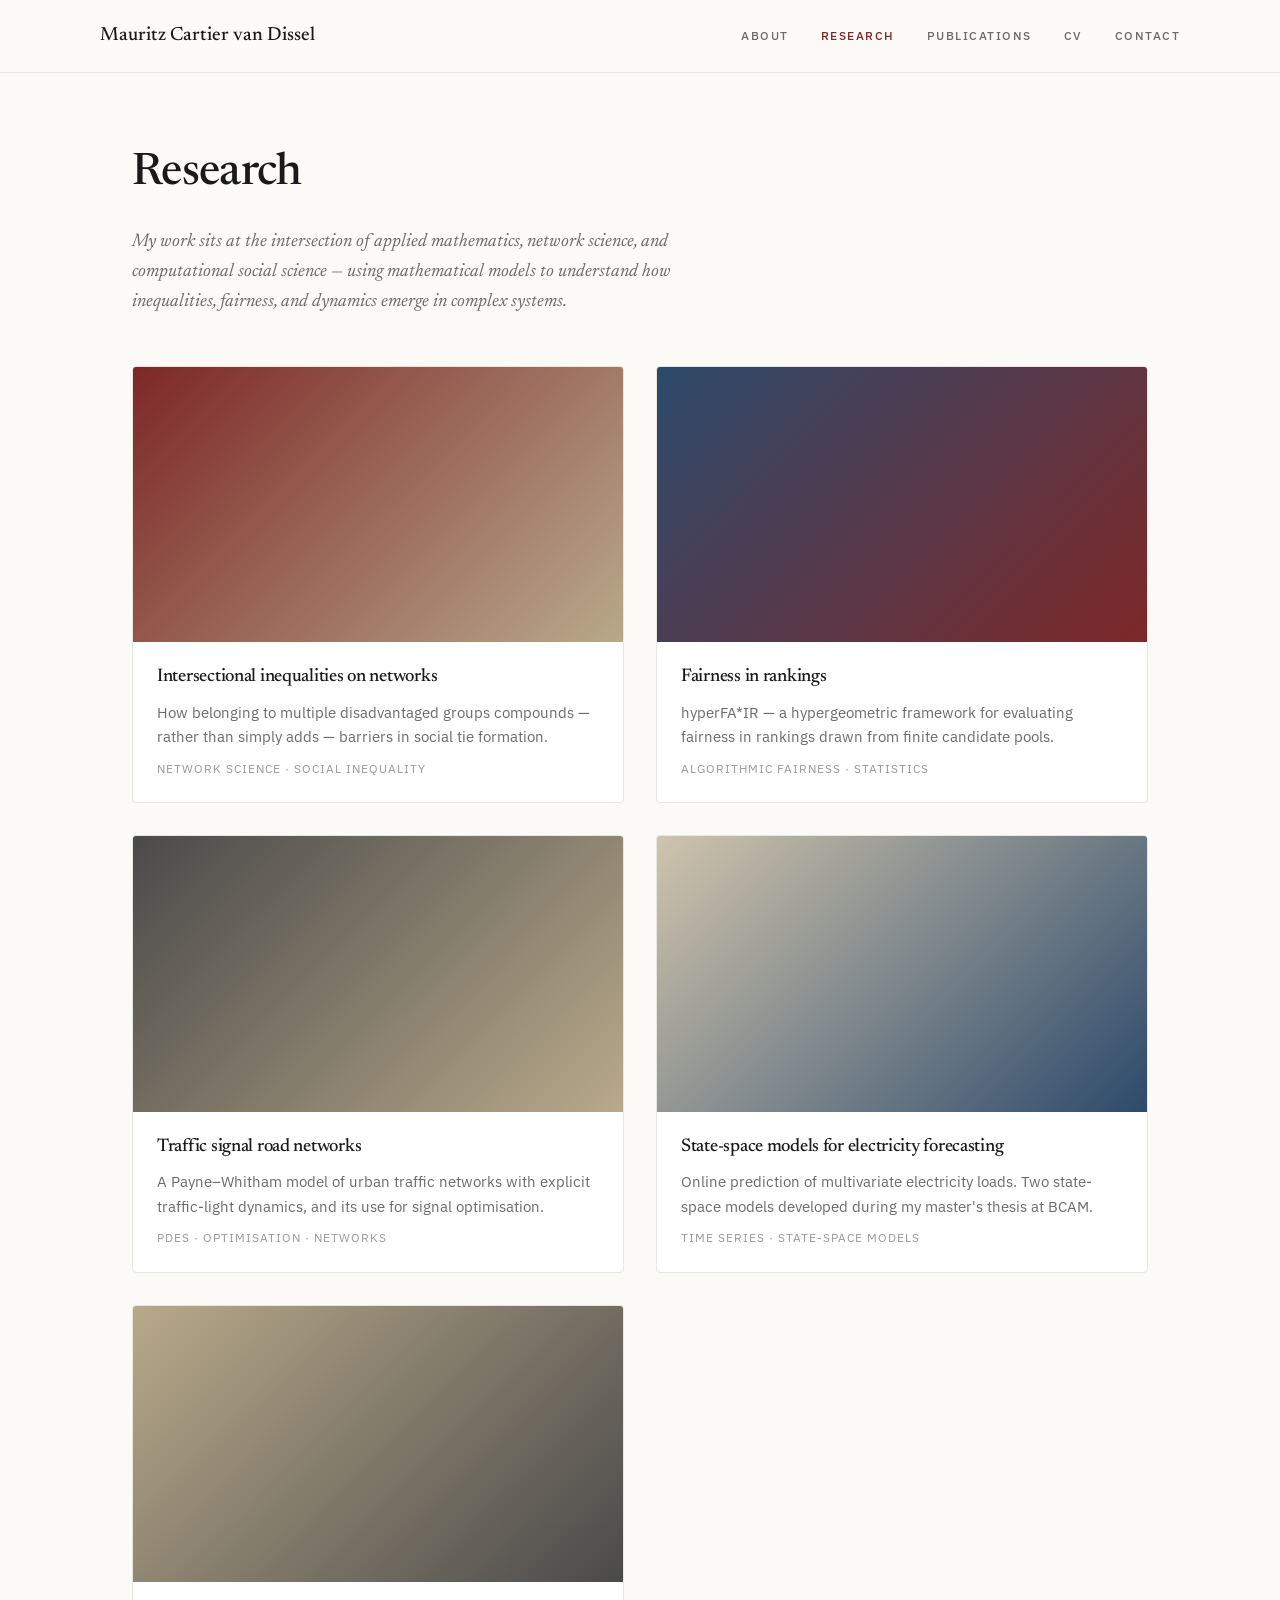
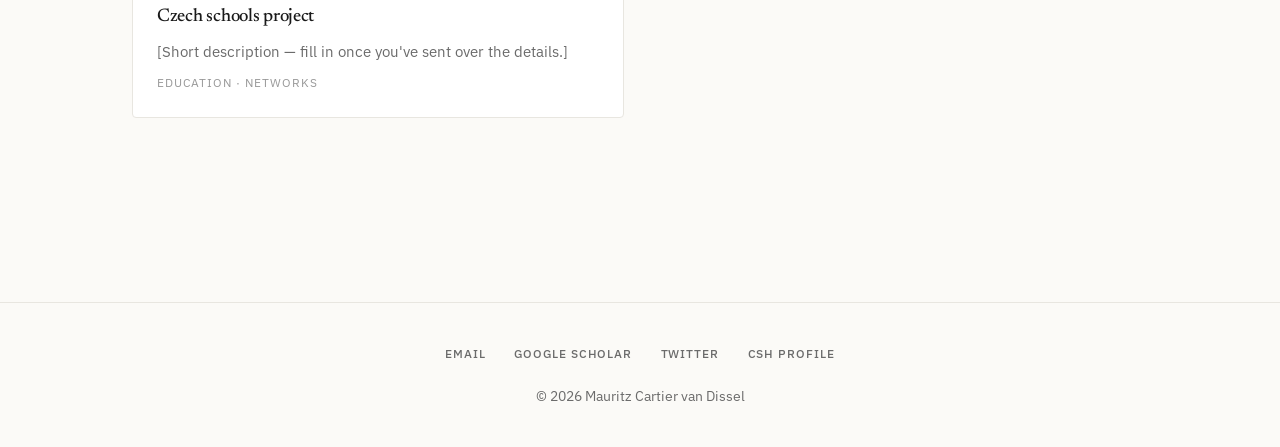
<file: mnt/user-data/outputs/site/research/index.html>
<!DOCTYPE html>
<html lang="en">
<head>
  <meta charset="UTF-8" />
  <meta name="viewport" content="width=device-width, initial-scale=1.0" />
  <title>Research — Mauritz Cartier van Dissel</title>
  <meta name="description" content="Research projects by Mauritz Cartier van Dissel across network inequality, algorithmic fairness, traffic systems, and forecasting." />

  <link rel="preconnect" href="https://fonts.googleapis.com">
  <link rel="preconnect" href="https://fonts.gstatic.com" crossorigin>
  <link href="https://fonts.googleapis.com/css2?family=Newsreader:ital,wght@0,400;0,500;0,600;1,400&family=IBM+Plex+Sans:wght@400;500;600&display=swap" rel="stylesheet">

  <link rel="stylesheet" href="/style.css" />
</head>
<body>

  <nav class="site-nav">
    <div class="inner">
      <a href="/" class="brand">Mauritz Cartier van Dissel</a>
      <ul>
        <li><a href="/">About</a></li>
        <li><a href="/research/" class="current">Research</a></li>
        <li><a href="/#publications">Publications</a></li>
        <li><a href="/cv.pdf">CV</a></li>
        <li><a href="/#contact">Contact</a></li>
      </ul>
    </div>
  </nav>

  <main>

    <section>
      <h1 style="font-size: 2.8rem; margin-bottom: 1rem;">Research</h1>
      <p style="font-family: 'Newsreader', serif; font-style: italic; font-size: 1.15rem; color: var(--text-muted); max-width: 62ch; margin-bottom: 3rem;">
        My work sits at the intersection of applied mathematics, network science,
        and computational social science — using mathematical models to understand
        how inequalities, fairness, and dynamics emerge in complex systems.
      </p>

      <div class="project-grid">

        <article class="project-card">
          <a href="/research/intersectional-inequalities/" class="cover">
            <div class="cover-img" style="background: linear-gradient(135deg, #7d2828 0%, #b8a98a 100%);"></div>
          </a>
          <div class="body">
            <h3><a href="/research/intersectional-inequalities/">Intersectional inequalities on networks</a></h3>
            <p>How belonging to multiple disadvantaged groups compounds — rather than simply adds — barriers in social tie formation.</p>
            <div class="tags">Network science · Social inequality</div>
          </div>
        </article>

        <article class="project-card">
          <a href="/research/fairness-rankings/" class="cover">
            <div class="cover-img" style="background: linear-gradient(135deg, #2d4a6b 0%, #7d2828 100%);"></div>
          </a>
          <div class="body">
            <h3><a href="/research/fairness-rankings/">Fairness in rankings</a></h3>
            <p>hyperFA*IR — a hypergeometric framework for evaluating fairness in rankings drawn from finite candidate pools.</p>
            <div class="tags">Algorithmic fairness · Statistics</div>
          </div>
        </article>

        <article class="project-card">
          <a href="/research/traffic-networks/" class="cover">
            <div class="cover-img" style="background: linear-gradient(135deg, #4a4a4a 0%, #b8a98a 100%);"></div>
          </a>
          <div class="body">
            <h3><a href="/research/traffic-networks/">Traffic signal road networks</a></h3>
            <p>A Payne–Whitham model of urban traffic networks with explicit traffic-light dynamics, and its use for signal optimisation.</p>
            <div class="tags">PDEs · Optimisation · Networks</div>
          </div>
        </article>

        <article class="project-card">
          <a href="/research/electricity-forecasting/" class="cover">
            <div class="cover-img" style="background: linear-gradient(135deg, #cfc4ac 0%, #2d4a6b 100%);"></div>
          </a>
          <div class="body">
            <h3><a href="/research/electricity-forecasting/">State-space models for electricity forecasting</a></h3>
            <p>Online prediction of multivariate electricity loads. Two state-space models developed during my master's thesis at BCAM.</p>
            <div class="tags">Time series · State-space models</div>
          </div>
        </article>

        <article class="project-card">
          <a href="/research/czech-schools/" class="cover">
            <div class="cover-img" style="background: linear-gradient(135deg, #b8a98a 0%, #4a4a4a 100%);"></div>
          </a>
          <div class="body">
            <h3><a href="/research/czech-schools/">Czech schools project</a></h3>
            <p>[Short description — fill in once you've sent over the details.]</p>
            <div class="tags">Education · Networks</div>
          </div>
        </article>

      </div>

    </section>

  </main>

  <footer class="site-footer">
    <div class="links">
      <a href="mailto:cartiervandissel@csh.ac.at">Email</a>
      <a href="https://scholar.google.com/citations?user=jZ_h_rQAAAAJ">Google Scholar</a>
      <a href="https://twitter.com/MauritzCVD">Twitter</a>
      <a href="https://csh.ac.at/mauritz-cartier-van-dissel/">CSH Profile</a>
    </div>
    <div>© 2026 Mauritz Cartier van Dissel</div>
  </footer>

</body>
</html>
</file>
<file: style.css>
/* ============================================================
   Shared stylesheet — Mauritz Cartier van Dissel
   Edit any color or spacing here and every page updates.
   ============================================================ */

:root {
  --bg: #fbfaf7;
  --text: #1a1a1a;
  --text-muted: #6b6b6b;
  --text-soft: #999;
  --accent: #7d2828;
  --accent-2: #2d4a6b;
  --border: #e8e6e0;
  --max-width: 1080px;
}

* { box-sizing: border-box; margin: 0; padding: 0; }

html { scroll-behavior: smooth; }

body {
  font-family: 'IBM Plex Sans', system-ui, sans-serif;
  background: var(--bg);
  color: var(--text);
  line-height: 1.65;
  font-size: 17px;
  -webkit-font-smoothing: antialiased;
  -moz-osx-font-smoothing: grayscale;
}

h1, h2, h3, h4 {
  font-family: 'Newsreader', Georgia, serif;
  font-weight: 500;
  letter-spacing: -0.015em;
}

a {
  color: var(--accent);
  text-decoration: none;
  border-bottom: 1px solid transparent;
  transition: border-color 0.2s ease, color 0.2s ease;
}

a:hover { border-bottom-color: var(--accent); }

/* ---------- Navigation ---------- */
nav.site-nav {
  border-bottom: 1px solid var(--border);
  padding: 1.25rem 2rem;
  position: sticky;
  top: 0;
  background: rgba(251, 250, 247, 0.92);
  backdrop-filter: blur(8px);
  -webkit-backdrop-filter: blur(8px);
  z-index: 10;
}

nav.site-nav .inner {
  max-width: var(--max-width);
  margin: 0 auto;
  display: flex;
  justify-content: space-between;
  align-items: baseline;
  flex-wrap: wrap;
  gap: 1rem;
}

nav.site-nav .brand {
  font-family: 'Newsreader', serif;
  font-size: 1.2rem;
  font-weight: 500;
  color: var(--text);
  border: none;
}

nav.site-nav ul {
  display: flex;
  gap: 2rem;
  list-style: none;
}

nav.site-nav ul a {
  color: var(--text-muted);
  font-size: 0.78rem;
  letter-spacing: 0.12em;
  text-transform: uppercase;
  font-weight: 500;
  border: none;
}

nav.site-nav ul a:hover,
nav.site-nav ul a.current { color: var(--accent); }

/* ---------- Layout ---------- */
main {
  max-width: var(--max-width);
  margin: 0 auto;
  padding: 4rem 2rem 2rem;
}

section { margin-bottom: 5.5rem; scroll-margin-top: 5rem; }

h2 {
  font-size: 1.85rem;
  margin-bottom: 2rem;
  padding-bottom: 0.6rem;
  border-bottom: 1px solid var(--border);
}

h3 {
  font-size: 1.3rem;
  margin-bottom: 0.75rem;
}

p { margin-bottom: 1rem; max-width: 68ch; }

/* ---------- Hero ---------- */
.hero {
  display: grid;
  grid-template-columns: 1fr auto;
  gap: 3rem;
  align-items: center;
  margin-bottom: 5rem;
}

.hero h1 {
  font-size: 3.25rem;
  line-height: 1.05;
  margin-bottom: 0.75rem;
  letter-spacing: -0.02em;
}

.hero .role {
  font-size: 1rem;
  color: var(--text-muted);
  margin-bottom: 1.5rem;
  font-style: italic;
  font-family: 'Newsreader', serif;
}

/* Animated network canvas in the hero */
.hero-network {
  width: 360px;
  height: 360px;
  flex-shrink: 0;
  position: relative;
}

#network-canvas {
  width: 100%;
  height: 100%;
  display: block;
}

.hero-network .caption {
  position: absolute;
  bottom: -1.5rem;
  right: 0;
  font-size: 0.72rem;
  color: var(--text-soft);
  font-style: italic;
  letter-spacing: 0.04em;
}

/* ---------- News ---------- */
.news-list { display: flex; flex-direction: column; }

.news-item {
  display: grid;
  grid-template-columns: 130px 1fr;
  gap: 2rem;
  padding: 1.25rem 0;
  border-bottom: 1px solid var(--border);
}

.news-item:last-child { border-bottom: none; }

.news-item .date {
  color: var(--text-muted);
  font-size: 0.88rem;
  font-variant-numeric: tabular-nums;
  padding-top: 0.15rem;
}

.news-item h3 {
  font-family: 'IBM Plex Sans', sans-serif;
  font-size: 1rem;
  font-weight: 500;
  margin-bottom: 0.3rem;
  letter-spacing: 0;
}

.news-item p {
  color: var(--text-muted);
  font-size: 0.95rem;
}

/* ---------- Publications ---------- */
.pub {
  display: grid;
  grid-template-columns: 110px 1fr;
  gap: 1.75rem;
  padding: 1.5rem 0;
  border-bottom: 1px solid var(--border);
  align-items: start;
}

.pub:last-child { border-bottom: none; }

.pub .thumb {
  width: 110px;
  height: 78px;
  background: linear-gradient(135deg, #ebe5d8, #cfc4ac);
  border-radius: 3px;
  flex-shrink: 0;
}

.pub .title {
  font-weight: 500;
  margin-bottom: 0.35rem;
  display: inline-block;
  color: var(--text);
  font-size: 1.02rem;
  line-height: 1.4;
}

.pub .title:hover { color: var(--accent); }

.pub .authors {
  color: var(--text-muted);
  font-size: 0.92rem;
  margin-bottom: 0.25rem;
}

.pub .authors .me { color: var(--text); font-weight: 500; }

.pub .venue {
  font-style: italic;
  color: var(--text-muted);
  font-size: 0.9rem;
  font-family: 'Newsreader', serif;
}

.pub .links {
  margin-top: 0.5rem;
  font-size: 0.85rem;
}

.pub .links a {
  margin-right: 1rem;
  color: var(--text-muted);
  border-bottom: 1px solid var(--border);
}

.pub .links a:hover { color: var(--accent); border-bottom-color: var(--accent); }

/* ---------- Research / project cards ---------- */
.project-grid {
  display: grid;
  grid-template-columns: repeat(2, 1fr);
  gap: 2rem;
}

.project-card {
  border: 1px solid var(--border);
  border-radius: 4px;
  overflow: hidden;
  display: flex;
  flex-direction: column;
  background: #fff;
  transition: transform 0.2s ease, box-shadow 0.2s ease;
}

.project-card:hover {
  transform: translateY(-2px);
  box-shadow: 0 8px 24px rgba(0,0,0,0.06);
}

.project-card a.cover {
  border: none;
  display: block;
}

.project-card .cover-img {
  width: 100%;
  aspect-ratio: 16/9;
  background: linear-gradient(135deg, #ebe5d8, #cfc4ac);
  display: block;
}

.project-card .body { padding: 1.25rem 1.5rem 1.5rem; flex: 1; }

.project-card h3 {
  font-size: 1.15rem;
  margin-bottom: 0.5rem;
}

.project-card h3 a {
  color: var(--text);
  border: none;
}

.project-card h3 a:hover { color: var(--accent); }

.project-card p {
  color: var(--text-muted);
  font-size: 0.93rem;
  margin-bottom: 0.5rem;
}

.project-card .tags {
  font-size: 0.78rem;
  color: var(--text-soft);
  letter-spacing: 0.08em;
  text-transform: uppercase;
}

/* ---------- Project page ---------- */
.project-header {
  margin-bottom: 3rem;
}

.project-header .eyebrow {
  font-size: 0.78rem;
  letter-spacing: 0.12em;
  text-transform: uppercase;
  color: var(--text-soft);
  margin-bottom: 0.5rem;
}

.project-header h1 {
  font-size: 2.6rem;
  line-height: 1.1;
  margin-bottom: 1rem;
  letter-spacing: -0.02em;
}

.project-header .lede {
  font-size: 1.15rem;
  color: var(--text-muted);
  font-family: 'Newsreader', serif;
  font-style: italic;
  max-width: 60ch;
}

.project-teaser {
  width: 100%;
  aspect-ratio: 16/7;
  background: linear-gradient(135deg, #ebe5d8 0%, #cfc4ac 50%, #b8a98a 100%);
  border-radius: 4px;
  margin-bottom: 3rem;
  position: relative;
  overflow: hidden;
}

.meta-block {
  display: grid;
  grid-template-columns: repeat(3, 1fr);
  gap: 2rem;
  padding: 1.5rem 0;
  border-top: 1px solid var(--border);
  border-bottom: 1px solid var(--border);
  margin-bottom: 3rem;
  font-size: 0.9rem;
}

.meta-block .label {
  font-size: 0.72rem;
  letter-spacing: 0.12em;
  text-transform: uppercase;
  color: var(--text-soft);
  margin-bottom: 0.4rem;
}

.back-link {
  display: inline-block;
  margin-bottom: 2rem;
  font-size: 0.85rem;
  color: var(--text-muted);
  border: none;
}

.back-link:hover { color: var(--accent); }

/* ---------- Footer ---------- */
footer.site-footer {
  border-top: 1px solid var(--border);
  margin-top: 4rem;
  padding: 2.5rem 2rem;
  text-align: center;
  color: var(--text-muted);
  font-size: 0.9rem;
}

footer.site-footer .links {
  display: flex;
  gap: 1.75rem;
  justify-content: center;
  margin-bottom: 1.25rem;
  flex-wrap: wrap;
}

footer.site-footer .links a {
  color: var(--text-muted);
  border: none;
  letter-spacing: 0.08em;
  text-transform: uppercase;
  font-size: 0.78rem;
  font-weight: 500;
}

footer.site-footer .links a:hover { color: var(--accent); }

/* ---------- Mobile ---------- */
@media (max-width: 760px) {
  body { font-size: 16px; }
  .hero { grid-template-columns: 1fr; gap: 2rem; }
  .hero h1 { font-size: 2.25rem; }
  .hero-network { width: 300px; height: 300px; }
  #network-canvas { width: 100%; height: 100%; }
  .news-item, .pub { grid-template-columns: 1fr; gap: 0.5rem; }
  .pub .thumb { width: 100%; height: 140px; }
  nav.site-nav { padding: 1rem; }
  nav.site-nav .inner { flex-direction: column; align-items: flex-start; gap: 0.75rem; }
  nav.site-nav ul { gap: 1.25rem; flex-wrap: wrap; }
  main { padding: 2.5rem 1.25rem; }
  h2 { font-size: 1.5rem; }
  .project-grid { grid-template-columns: 1fr; }
  .project-header h1 { font-size: 1.9rem; }
  .meta-block { grid-template-columns: 1fr; gap: 1rem; }
  .tool-panel-inner { flex-direction: column; }
  .tool-panel-preview { flex: none; width: 100%; }
}

/* ---------- Interactive tool panel (hyperFA*IR) ---------- */
.tool-panel {
  background: #f3ede2;
  border: 1px solid var(--border);
  border-radius: 8px;
  padding: 2rem;
  margin: 2.5rem 0;
}

.tool-panel-inner {
  display: flex;
  gap: 2rem;
  align-items: center;
}

.tool-panel-text { flex: 1; }

.tool-panel-preview {
  flex: 0 0 38%;
  border-radius: 6px;
  overflow: hidden;
  border: 1px solid var(--border);
}

.tool-cta {
  display: inline-block;
  margin-top: 1rem;
  padding: 0.5rem 1.2rem;
  background: var(--accent);
  color: #fff;
  border-radius: 4px;
  font-family: 'IBM Plex Sans', sans-serif;
  font-size: 0.9rem;
  text-decoration: none;
  border-bottom: none;
}

.tool-cta:hover { opacity: 0.85; border-bottom: none; }
</file>
